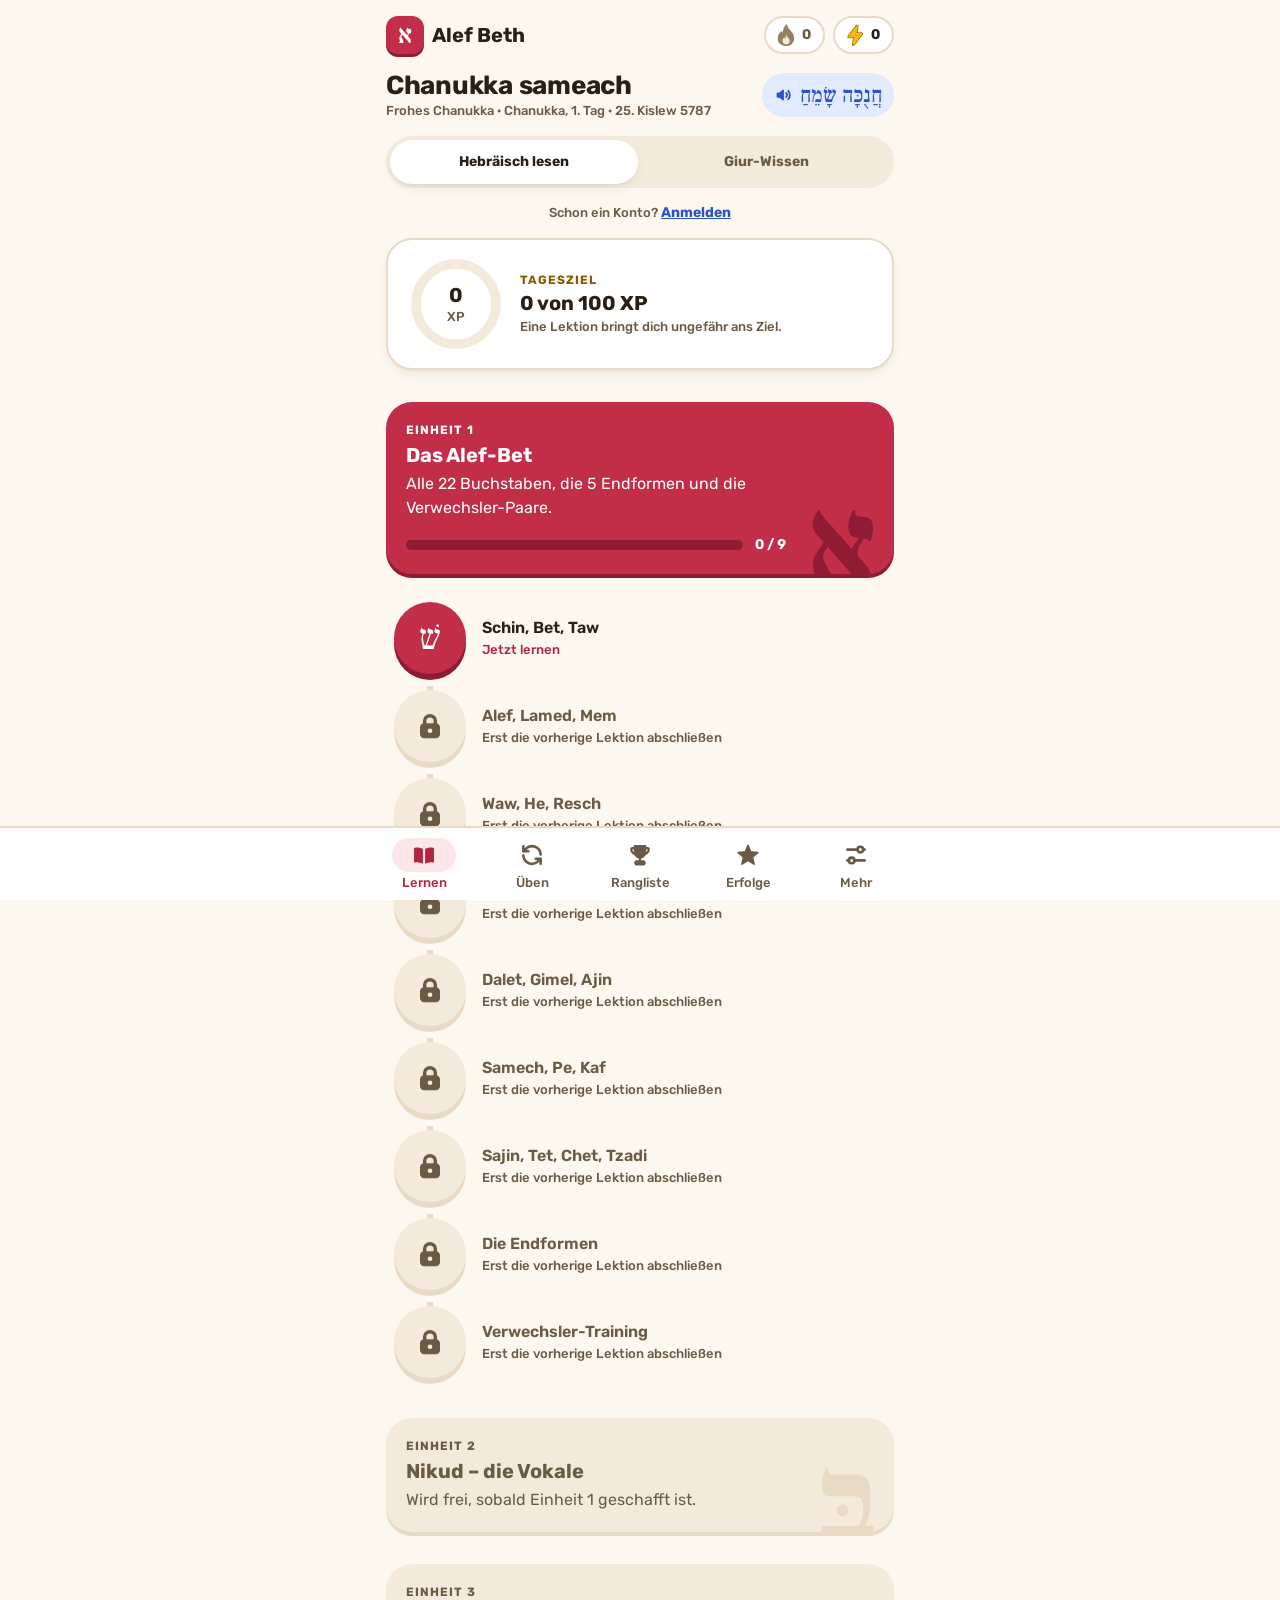
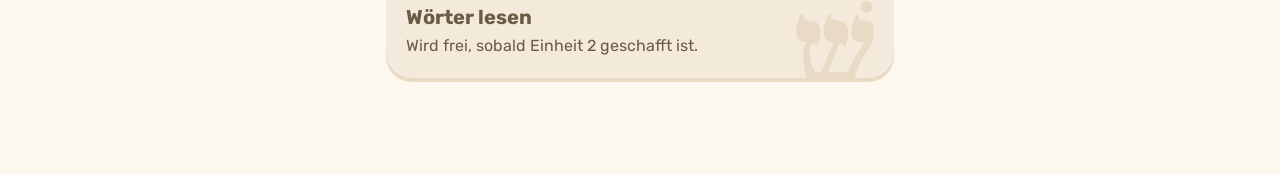
<file: index.html>
<!DOCTYPE html>
<html lang="de">
<head>
  <meta charset="utf-8">
  <meta name="viewport" content="width=device-width, initial-scale=1, viewport-fit=cover">
  <title>Alef Beth – Hebräisch lesen lernen</title>
  <meta name="description" content="Lerne das hebräische Alphabet und Hebräisch lesen – Schritt für Schritt vom Alef-Bet über Nikud bis zu echten Wörtern aus dem Siddur.">
  <meta name="theme-color" content="#fcf7ef" media="(prefers-color-scheme: light)">
  <meta name="theme-color" content="#15110d" media="(prefers-color-scheme: dark)">
  <!-- Vor dem ersten Bild: das gewählte Erscheinungsbild setzen (sonst blitzt
       kurz das falsche Papier auf) und entscheiden, ob der Startbildschirm
       läuft – nur beim ersten Öffnen pro Sitzung (also nicht nach dem
       Neuladen für ein Update) und nie bei reduzierter Bewegung. -->
  <script>
    (function () {
      var root = document.documentElement;
      try {
        var settings = (JSON.parse(localStorage.getItem('alefbeth-state-v1')) || {}).settings || {};
        if (settings.theme) root.setAttribute('data-theme', settings.theme);
        var calm = settings.reduceMotion || matchMedia('(prefers-reduced-motion: reduce)').matches;
        if (!calm && !sessionStorage.getItem('alefbeth-splash')) root.classList.add('is-splash');
        sessionStorage.setItem('alefbeth-splash', '1');
      } catch (e) {
        // Ohne Speicher kein Startbildschirm – die App startet trotzdem.
      }
    })();
  </script>
  <link rel="manifest" href="manifest.webmanifest">
  <link rel="icon" href="icons/icon-v2.svg" type="image/svg+xml">
  <link rel="apple-touch-icon" href="icons/apple-touch-icon-v2.png">
  <!-- Die Oberflächenschrift steht auf jeder Seite – früh laden, damit die
       Ersatzschrift nur kurz oder gar nicht zu sehen ist. -->
  <link rel="preload" href="fonts/rubik-latin.woff2" as="font" type="font/woff2" crossorigin>
  <link rel="stylesheet" href="css/tokens.css">
  <link rel="stylesheet" href="css/components.css">
  <link rel="stylesheet" href="css/style.css">
</head>
<body>
  <!-- Startbildschirm: Das App-Icon steht still, bis die App geladen ist, sinkt
       dann um seine Kante ein und dockt als Marke in der Kopfleiste an
       (app.js → AlefBeth.splash). Ohne html.is-splash bleibt er verborgen. -->
  <div class="ab-splash" aria-hidden="true">
    <div class="ab-splash__burst"><i class="ab-spark"></i><i class="ab-spark"></i><i class="ab-spark"></i><i class="ab-spark"></i><i class="ab-spark"></i><i class="ab-spark"></i></div>
    <div class="ab-splash__icon">
      <div class="ab-splash__face">
        <svg class="ab-splash__glyph" viewBox="0 0 512 512" focusable="false"><path fill="currentColor" transform="translate(256 361.5) scale(0.225)" d="M-292.3 -954.5L-261.5 -954.5L-260.8 -932.5L-257.8 -920.5L-253.5 -910.7L-238.7 -890.5L-213.7 -860.5L118.5 -484.6L124.3 -500.5L131.2 -514.5L153.4 -549.5L167.5 -568.3L209.2 -617.5L160.5 -625.2L133.5 -634.4L121.5 -641.4L108.3 -652.5L97.3 -667.5L88.2 -688.5L81.1 -713.5L78.5 -733.5L77.5 -752.5L79.2 -787.5L83.1 -818.5L93.3 -859.5L130.1 -954.5L160.5 -955.0L161.1 -924.5L163.1 -911.5L170.2 -896.5L174.8 -891.5L181.5 -887.1L188.5 -884.1L200.5 -881.3L293.5 -868.8L307.5 -865.9L319.5 -861.7L335.5 -852.6L345.8 -843.5L352.8 -834.5L358.7 -824.5L363.7 -812.5L370.7 -790.5L375.8 -757.5L376.8 -734.5L373.7 -688.5L367.9 -655.5L355.8 -610.5L344.8 -579.5L328.8 -579.5L320.9 -592.5L308.5 -601.1L283.5 -607.7L264.5 -610.8L263.5 -610.0L235.4 -568.5L208.5 -518.5L196.3 -487.5L192.2 -472.5L188.1 -445.5L188.4 -404.5L298.7 -278.5L319.7 -247.5L330.8 -227.5L337.6 -211.5L343.8 -191.5L348.8 -160.5L349.5 -140.5L348.8 -121.5L342.9 -86.5L330.5 -53.5L317.7 -28.5L290.5 17.5L265.5 17.5L264.6 16.5L258.9 -5.5L251.8 -22.5L239.8 -41.5L230.2 -53.5L-173.5 -511.1L-202.5 -465.5L-216.8 -437.5L-225.8 -408.5L-227.9 -392.5L-227.8 -375.5L-225.9 -363.5L-218.5 -342.5L-144.2 -195.5L-127.2 -156.5L-116.3 -123.5L-109.4 -88.5L-109.1 -54.5L-112.2 -34.5L-122.2 -0.5L-376.8 -0.5L-376.8 -52.5L-343.5 -52.8L-330.5 -55.2L-322.2 -62.5L-319.9 -67.5L-318.3 -76.5L-318.3 -92.5L-321.2 -118.5L-327.3 -152.5L-344.9 -235.5L-350.6 -279.5L-351.8 -320.5L-348.7 -343.5L-344.9 -358.5L-332.9 -388.5L-309.8 -431.5L-288.8 -465.5L-222.3 -566.5L-312.5 -668.5L-330.1 -690.5L-342.6 -714.5L-350.9 -746.5L-353.8 -769.5L-353.8 -799.5L-350.9 -823.5L-346.6 -841.5L-339.9 -861.5L-331.9 -879.5Z"/></svg>
      </div>
    </div>
    <p class="ab-splash__word"><span class="text-title">Alef Beth</span><span class="ab-splash__tagline text-caption">Hebräisch lesen lernen</span></p>
  </div>

  <!-- tabindex="-1": nach jedem Screenwechsel wird hierher fokussiert, damit
       Screenreader am Anfang des neuen Bildschirms landen. -->
  <main id="app" tabindex="-1"></main>

  <!-- Tab-Leiste: die Pille gleitet zum aktiven Tab (--active setzt app.js).
       Die <i data-icon> ersetzt js/alefbeth.js beim Start durch Inline-SVGs. -->
  <nav class="ab-nav" id="bottomnav" aria-label="Hauptnavigation">
    <ul class="ab-nav__list" style="--count: 5; --active: 0">
      <li class="ab-nav__pill" aria-hidden="true"></li>
      <li><a class="ab-nav__link text-caption" href="#/" data-route="home"><span class="ab-nav__icon"><i data-icon="book"></i></span><span class="ab-nav__label">Lernen</span></a></li>
      <li><a class="ab-nav__link text-caption" href="#/review" data-route="review"><span class="ab-nav__icon"><i data-icon="repeat"></i><span class="ab-count text-label" id="nav-badge" aria-hidden="true" hidden></span></span><span class="ab-nav__label">Üben</span><span class="ab-sr" id="nav-due"></span></a></li>
      <li><a class="ab-nav__link text-caption" href="#/rangliste" data-route="rangliste"><span class="ab-nav__icon"><i data-icon="trophy"></i></span><span class="ab-nav__label">Rangliste</span></a></li>
      <li><a class="ab-nav__link text-caption" href="#/erfolge" data-route="erfolge"><span class="ab-nav__icon"><i data-icon="star"></i></span><span class="ab-nav__label">Erfolge</span></a></li>
      <li><a class="ab-nav__link text-caption" href="#/settings" data-route="settings"><span class="ab-nav__icon"><i data-icon="sliders"></i></span><span class="ab-nav__label">Mehr</span></a></li>
    </ul>
  </nav>

  <noscript>
    <p style="max-width:540px;margin:2rem auto;padding:0 1rem">
      Für Alef Beth muss JavaScript aktiviert sein.
    </p>
  </noscript>

  <!-- Design-System-Helfer zuerst: legt window.AlefBeth an, das js/ui.js
       an die Module weiterreicht (defer und Module laufen in dieser Reihenfolge). -->
  <script defer src="js/alefbeth.js"></script>
  <script type="module" src="js/app.js"></script>
</body>
</html>
</file>
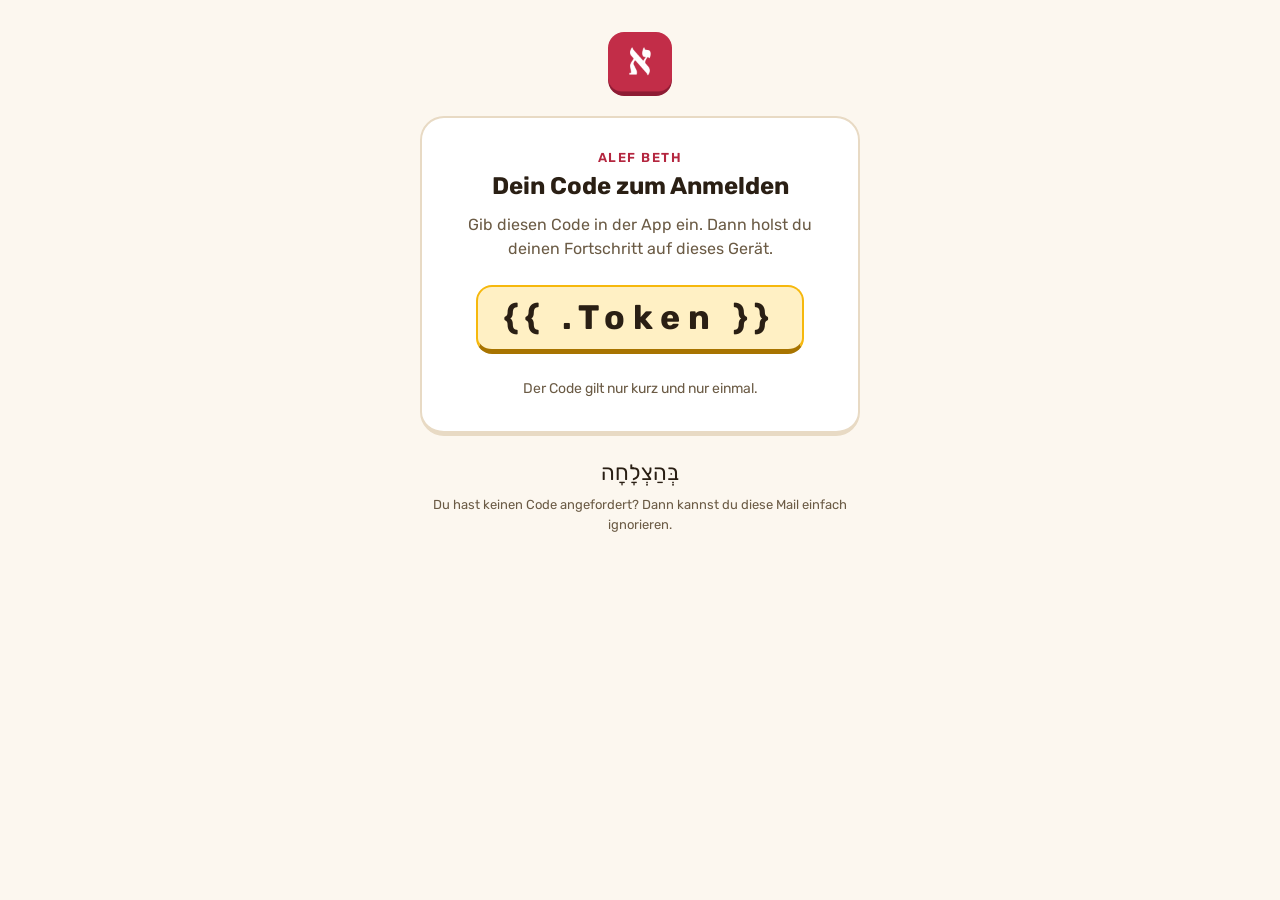
<file: supabase/mails/anmelden.html>
<!doctype html>
<html lang="de">
<head>
<meta charset="utf-8">
<meta name="viewport" content="width=device-width, initial-scale=1">
<meta name="color-scheme" content="light">
<link href="https://fonts.googleapis.com/css2?family=Rubik:wght@400;600;700&display=swap" rel="stylesheet">
</head>
<body style="margin:0;padding:0;background:#fcf7ef;">
<table role="presentation" width="100%" cellpadding="0" cellspacing="0" style="background:#fcf7ef;">
<tr><td align="center" style="padding:32px 16px;font-family:Rubik,'Segoe UI',Roboto,Helvetica,Arial,sans-serif;color:#2a1f14;">
  <table role="presentation" width="100%" cellpadding="0" cellspacing="0" style="max-width:440px;">
    <tr><td align="center" style="padding-bottom:20px;">
      <img src="https://tho19b-oss.github.io/alef-beth/icons/icon-192-v2.png" width="64" height="64" alt="Alef Beth" style="display:block;border:0;border-radius:16px;">
    </td></tr>
    <tr><td><table role="presentation" width="100%" cellpadding="0" cellspacing="0" style="border-collapse:separate;"><tr><td style="background:#ffffff;border:2px solid #e8dac4;border-bottom-width:5px;border-radius:24px;padding:32px 24px;text-align:center;">
      <p style="margin:0 0 6px;font-size:13px;font-weight:600;letter-spacing:1.5px;text-transform:uppercase;color:#b4263f;">Alef Beth</p>
      <h1 style="margin:0 0 12px;font-size:24px;line-height:1.25;font-weight:700;color:#2a1f14;">Dein Code zum Anmelden</h1>
      <p style="margin:0 0 24px;font-size:16px;line-height:1.5;color:#6b5b45;">Gib diesen Code in der App ein. Dann holst du deinen Fortschritt auf dieses Gerät.</p>
      <table role="presentation" align="center" cellpadding="0" cellspacing="0" style="margin:0 auto;">
        <tr><td style="background:#fff0c4;border:2px solid #f6b80d;border-bottom:5px solid #a87400;border-radius:16px;padding:14px 26px;font-size:34px;line-height:1;font-weight:700;letter-spacing:8px;color:#2a1f14;-webkit-user-select:all;user-select:all;font-family:'Rubik','Segoe UI',Roboto,monospace;">{{ .Token }}</td></tr>
      </table>
      <p style="margin:24px 0 0;font-size:14px;line-height:1.5;color:#6b5b45;">Der Code gilt nur kurz und nur einmal.</p>
    </td></tr></table></td></tr>
    <tr><td align="center" style="padding:20px 8px 0;font-size:13px;line-height:1.5;color:#6b5b45;">
      <p style="margin:0 0 6px;font-size:22px;color:#2a1f14;" lang="he" dir="rtl">בְּהַצְלָחָה</p>
      <p style="margin:0;">Du hast keinen Code angefordert? Dann kannst du diese Mail einfach ignorieren.</p>
    </td></tr>
  </table>
</td></tr>
</table>
</body>
</html>
</file>
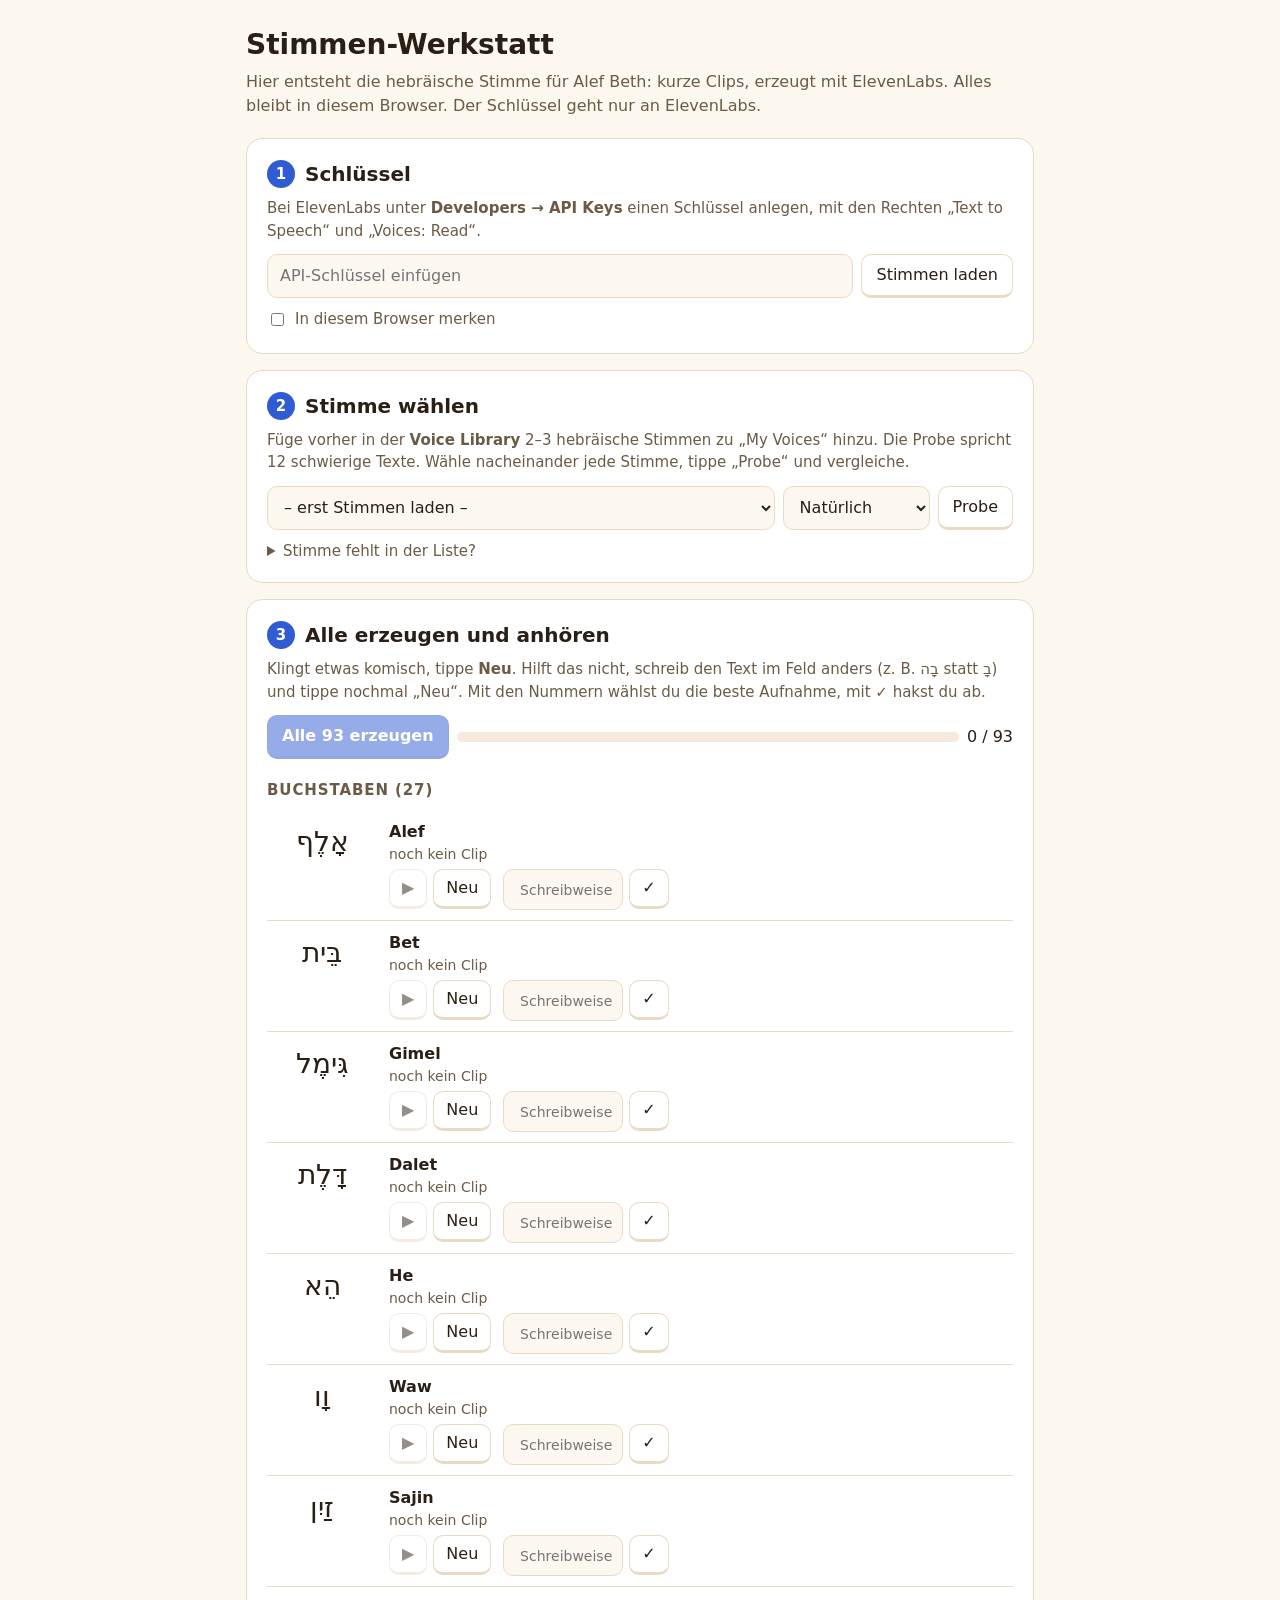
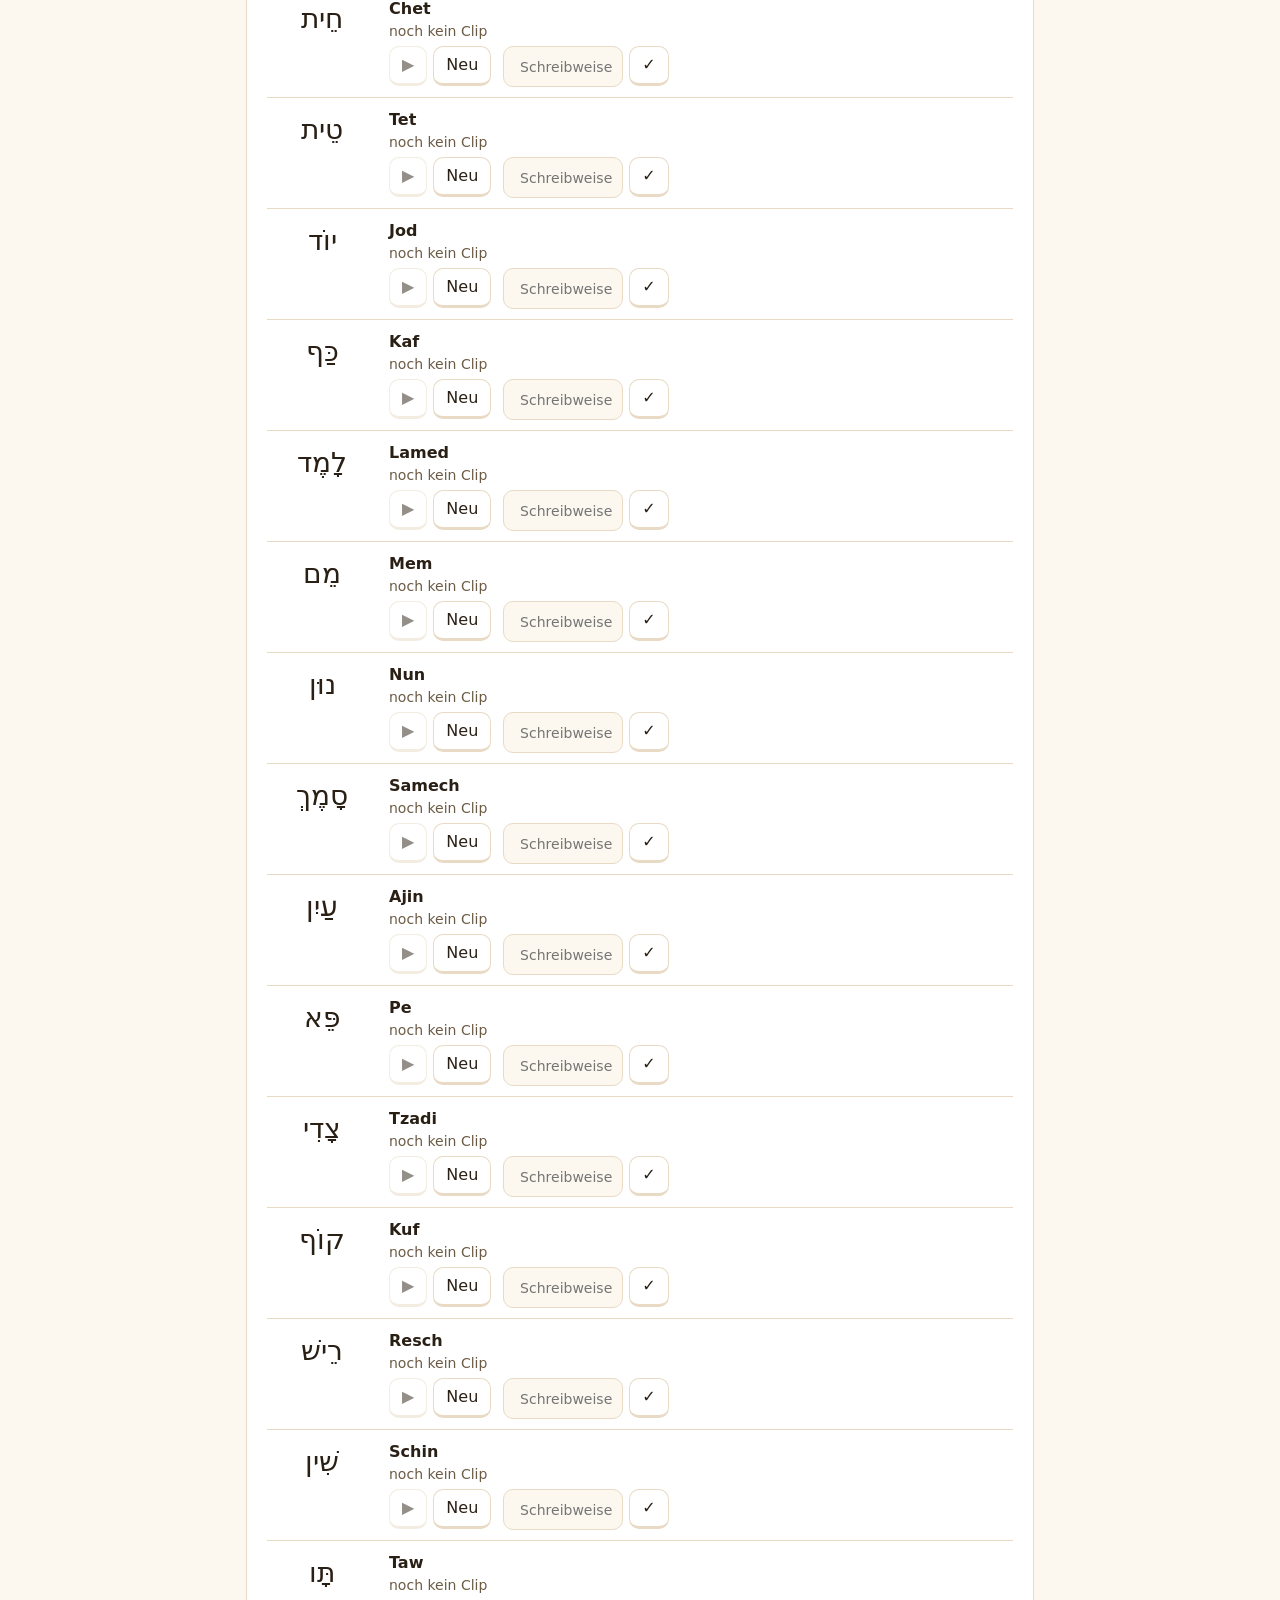
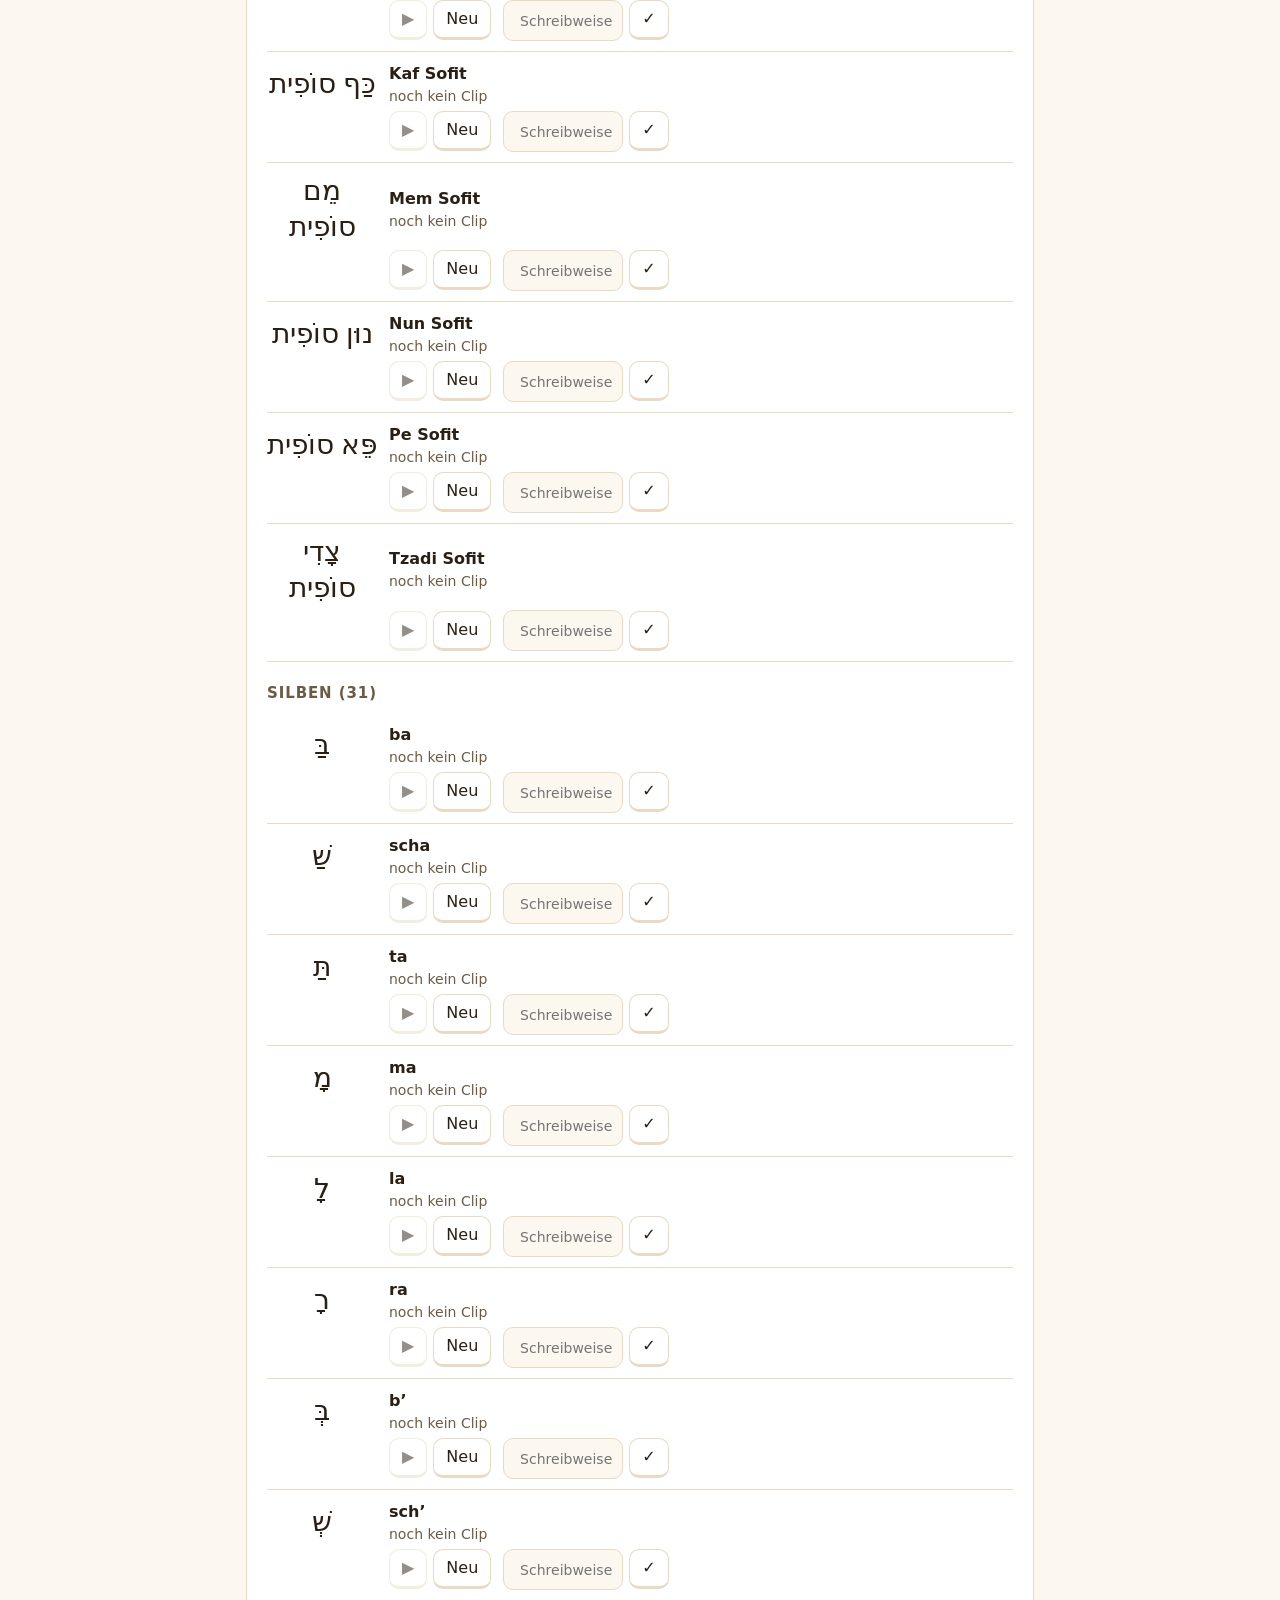
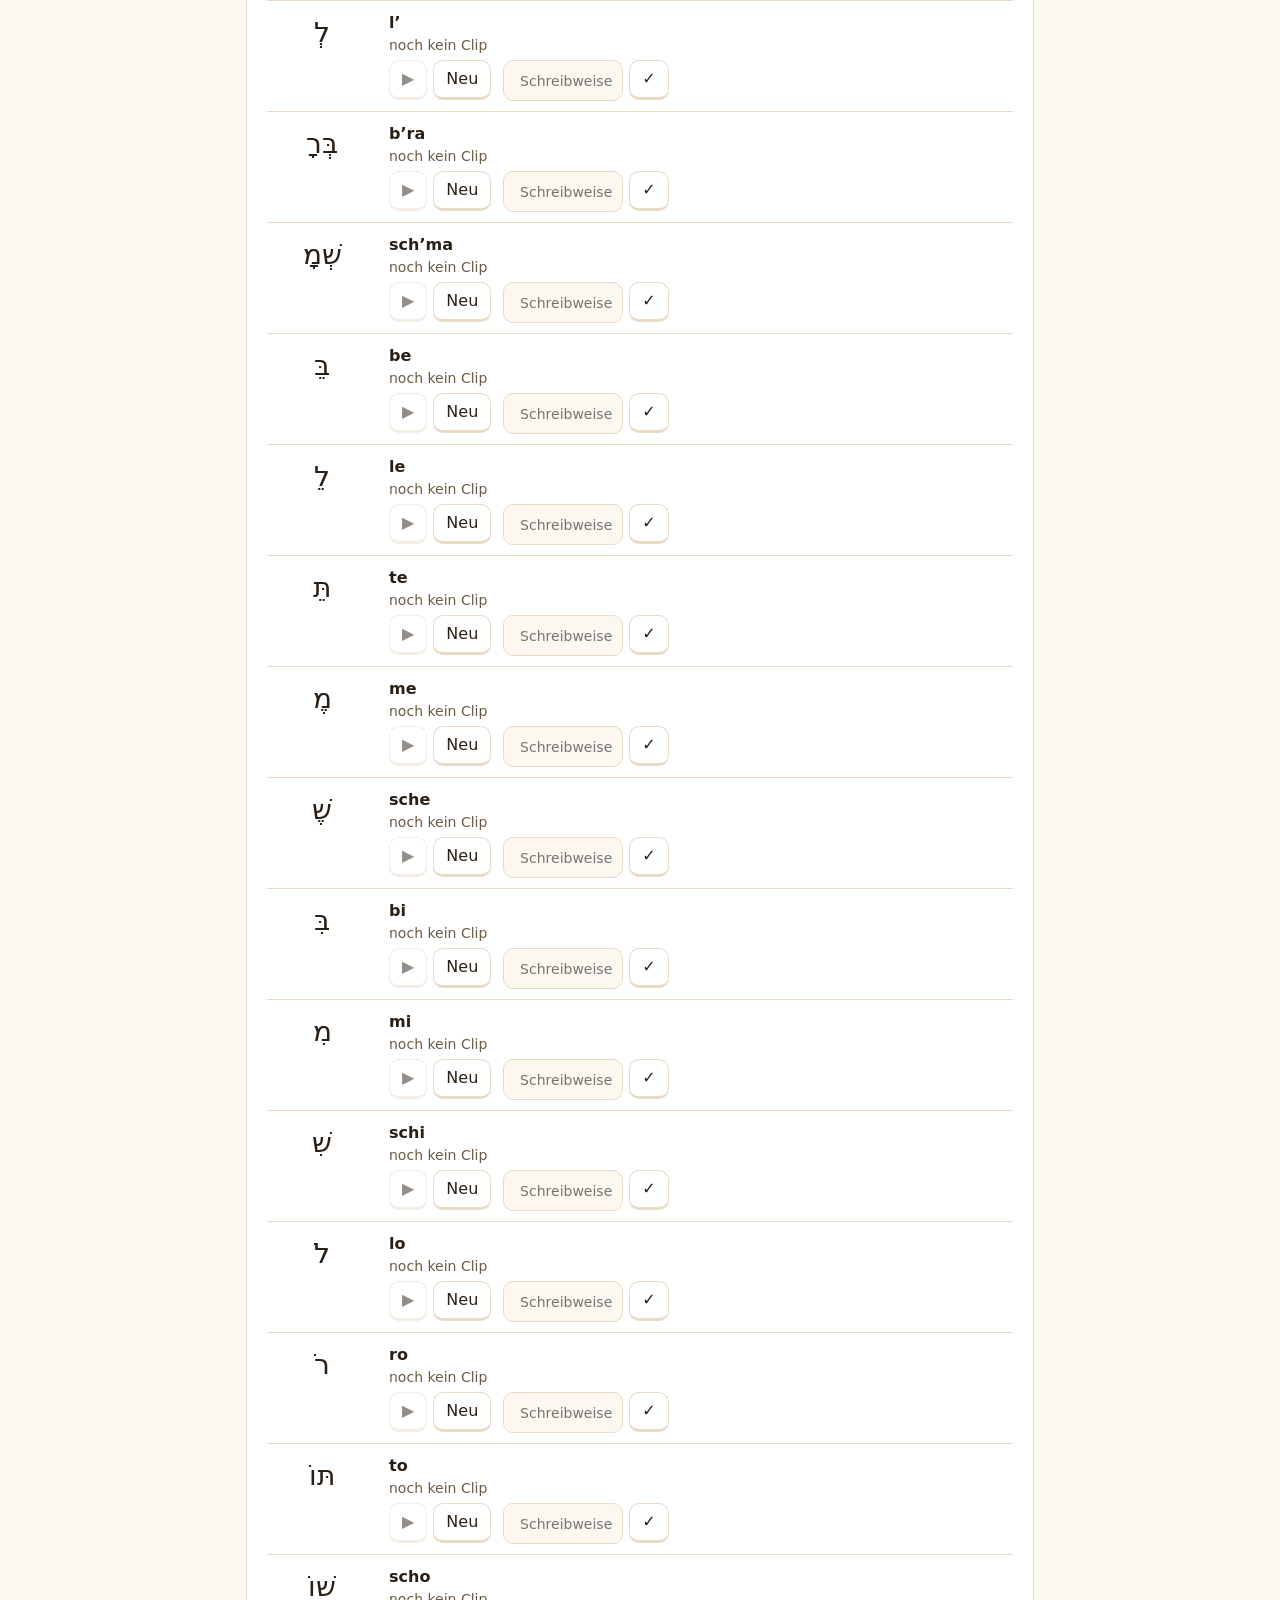
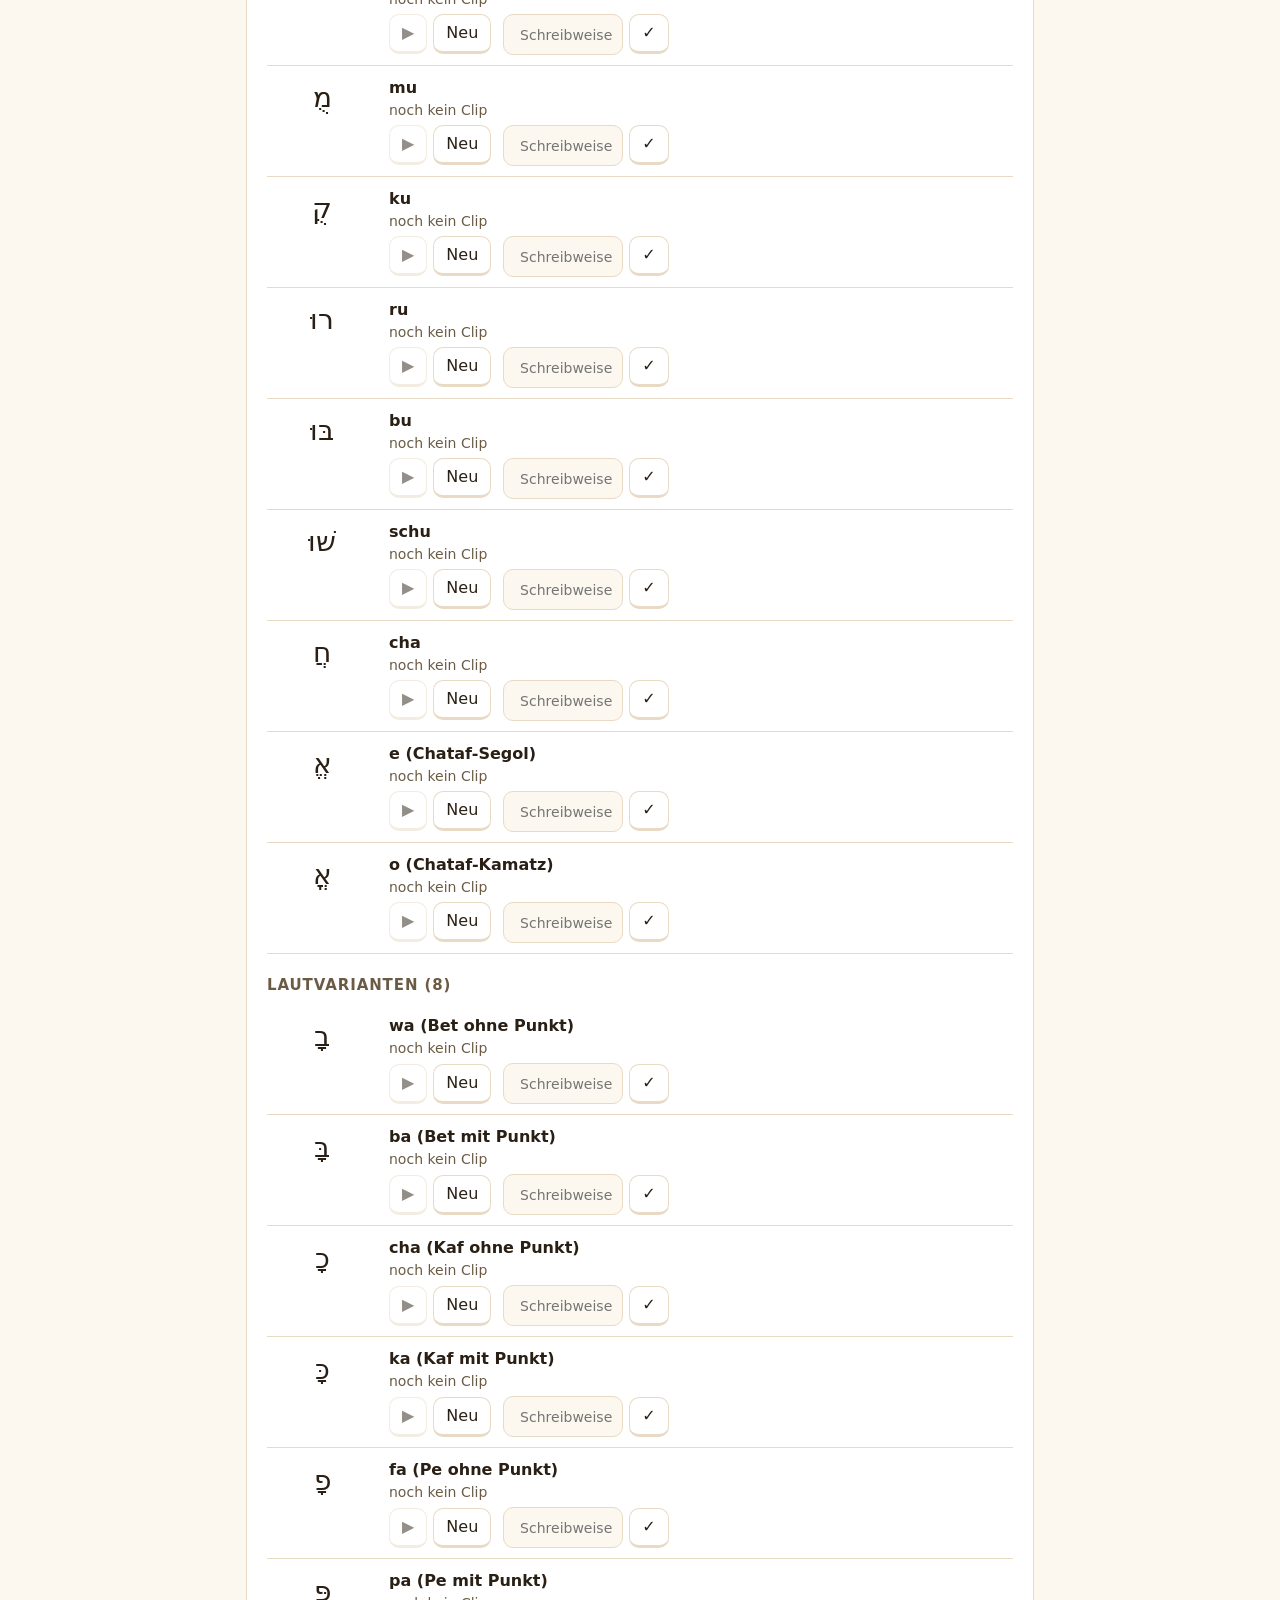
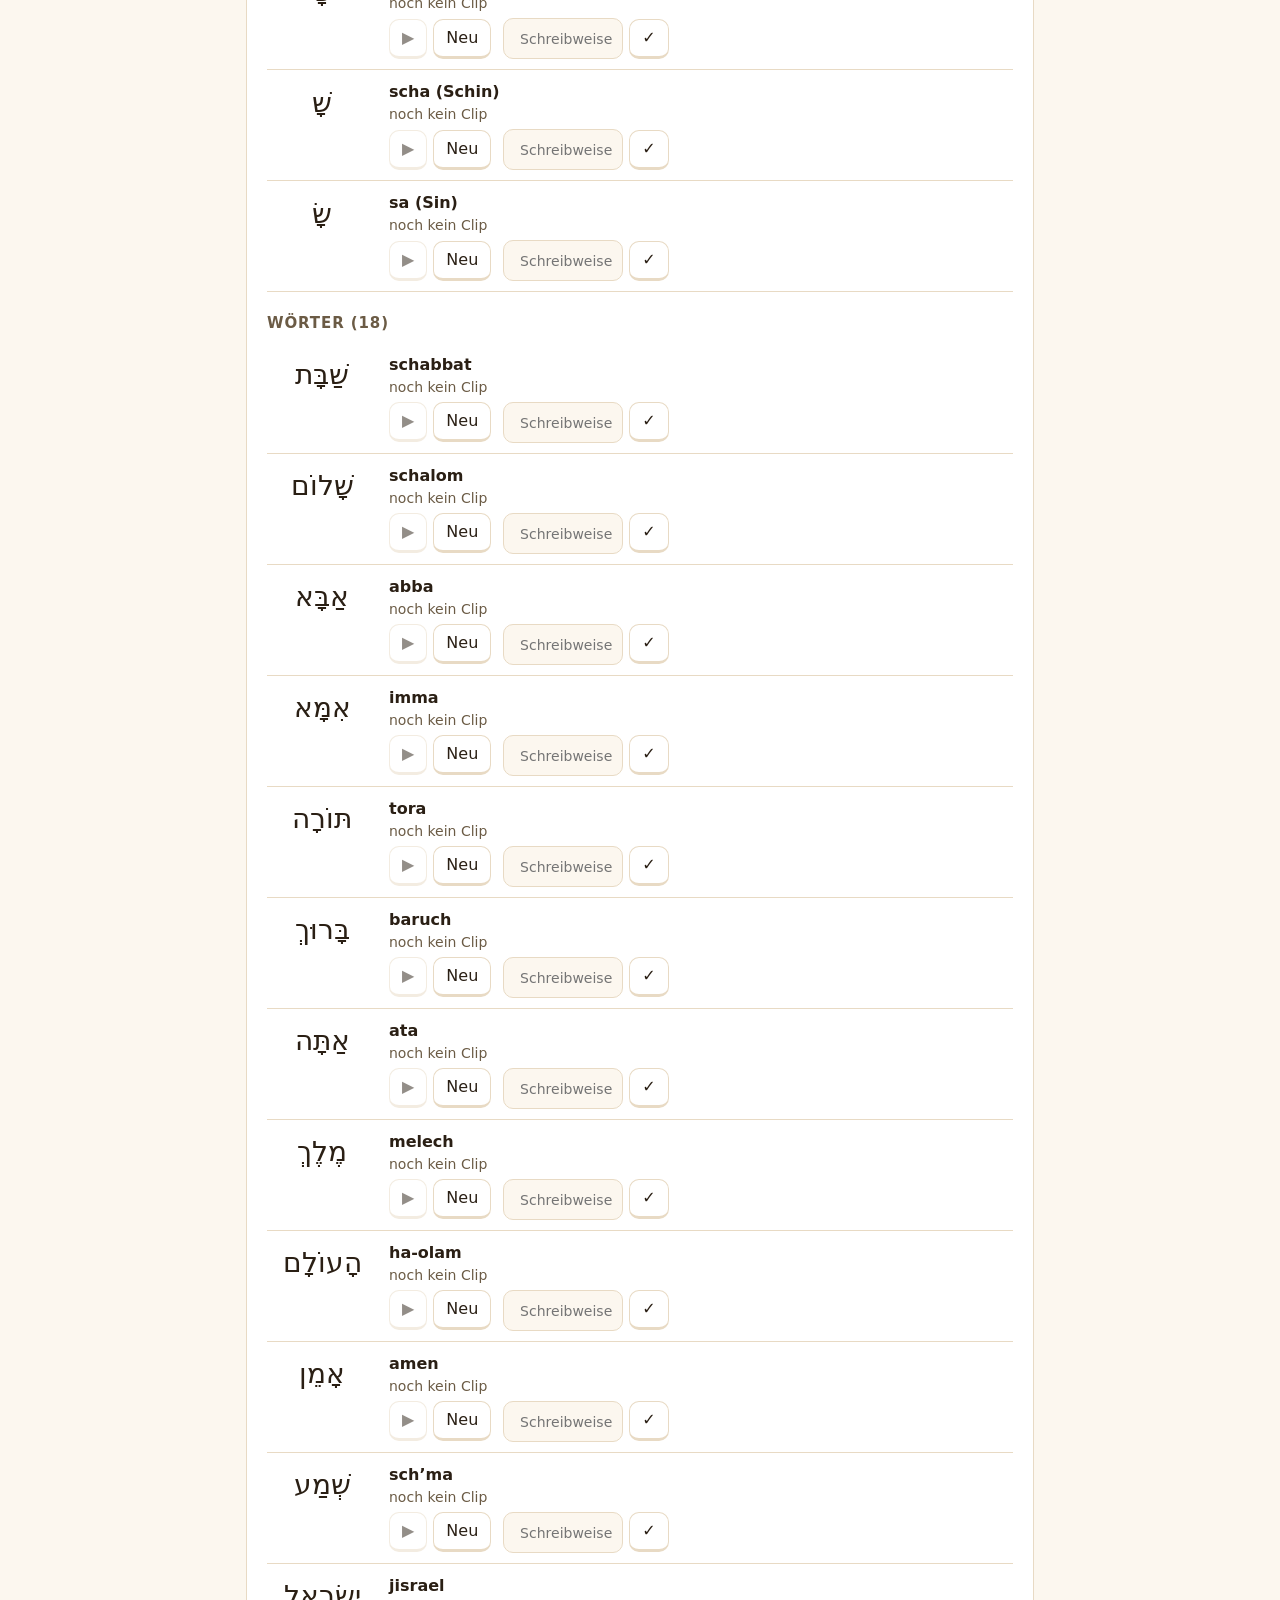
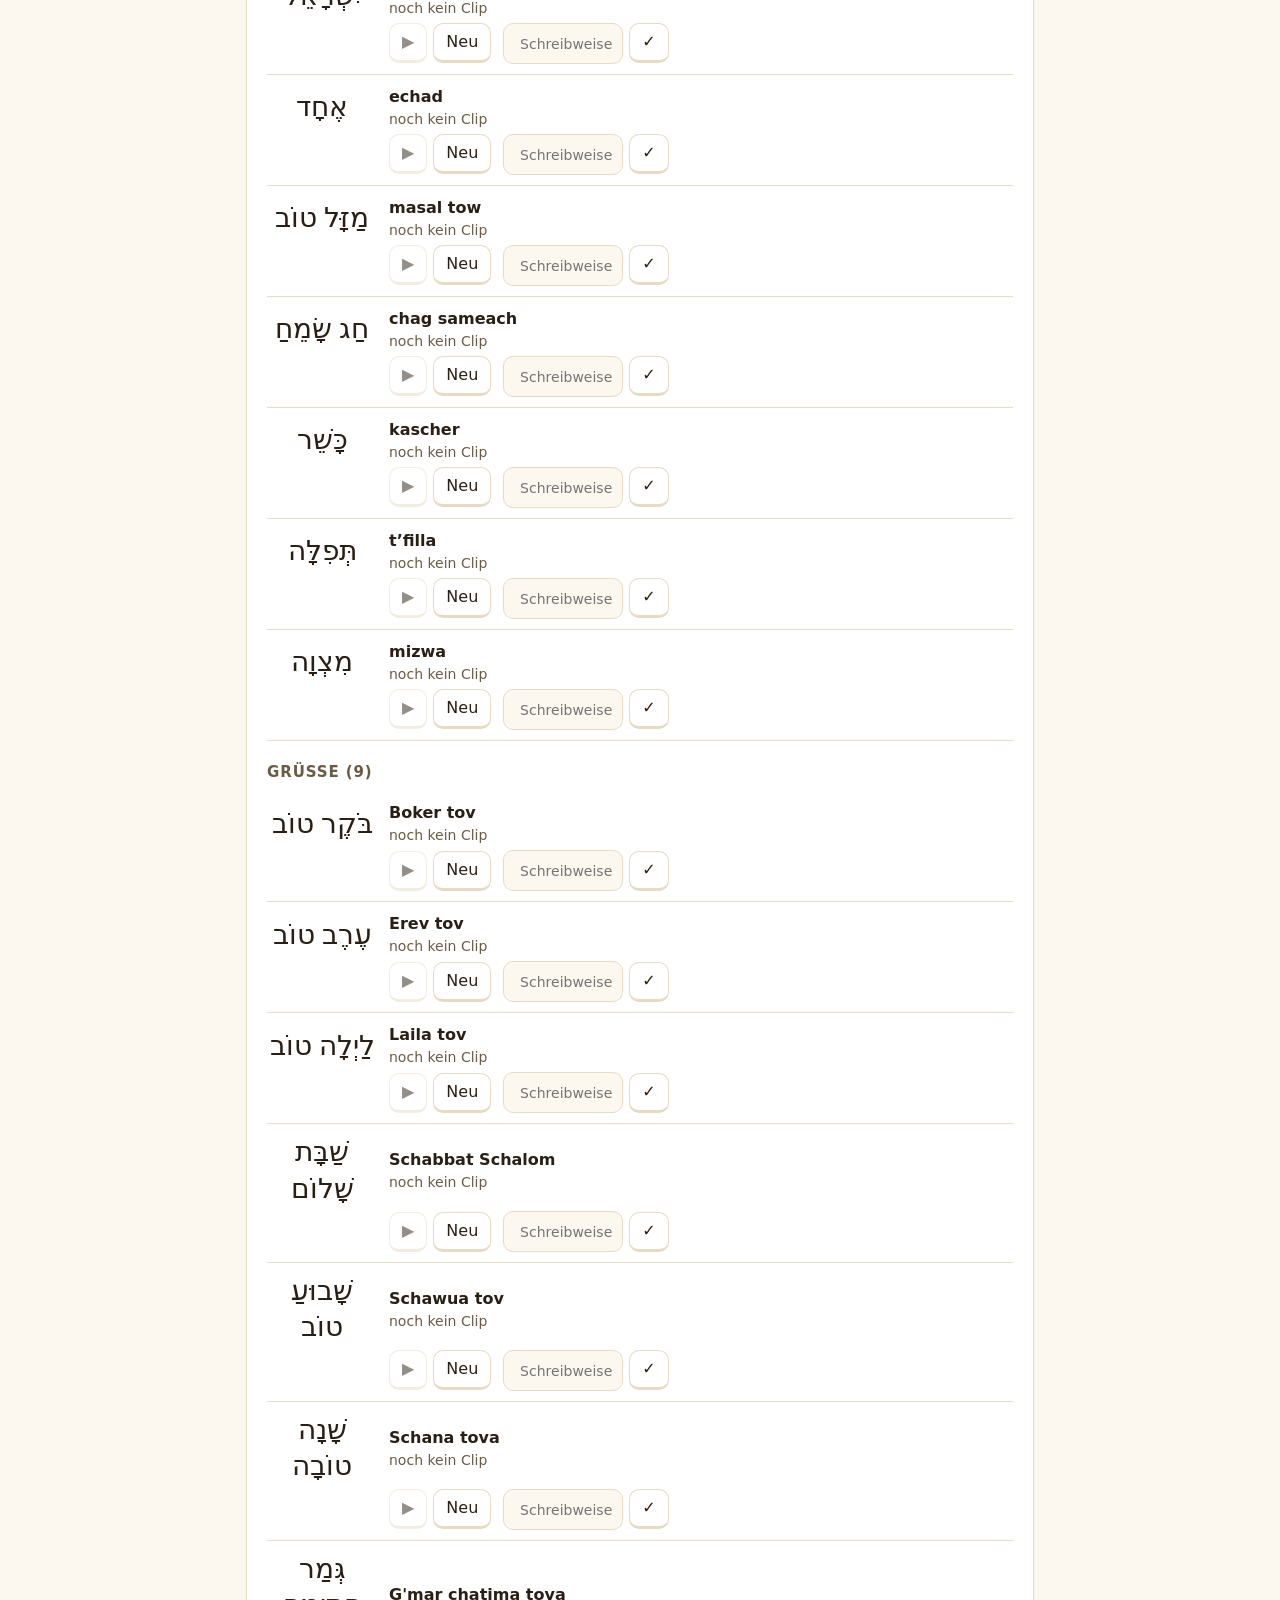
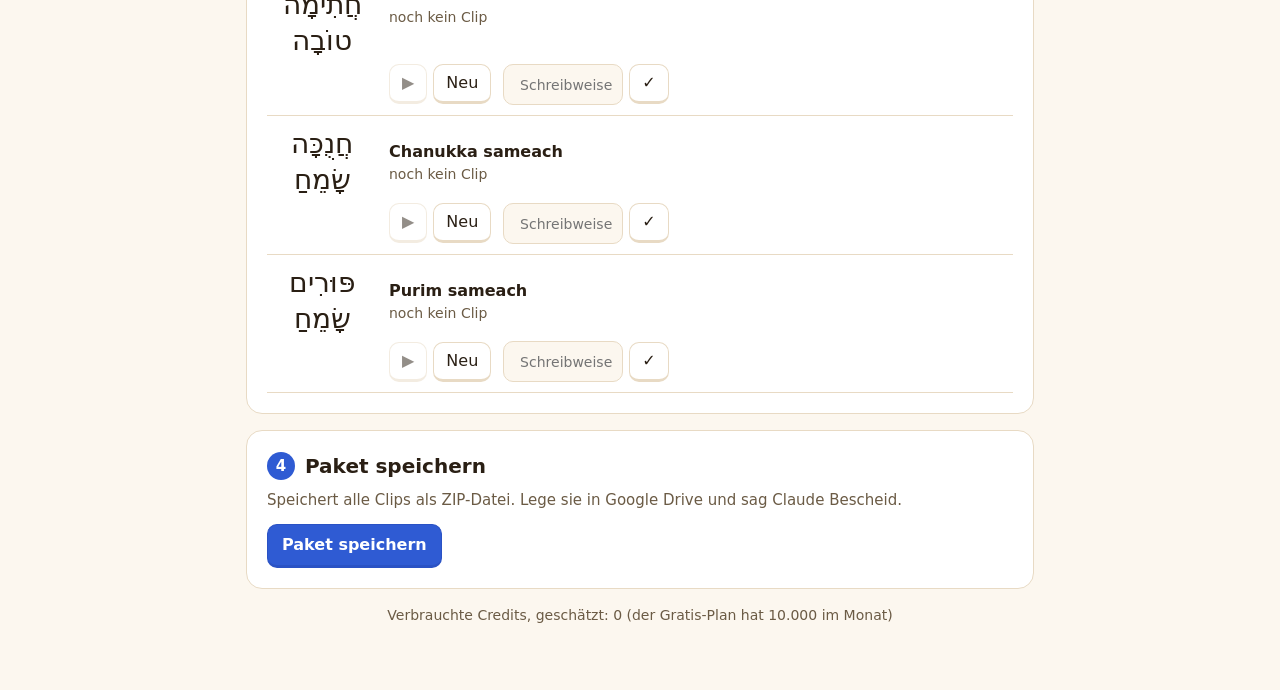
<file: tools/stimme/werkstatt.html>
<!doctype html>
<html lang="de">
<head>
<meta charset="utf-8">
<meta name="viewport" content="width=device-width, initial-scale=1">
<title>Alef Beth – Stimmen-Werkstatt</title>
<!--
  Erzeugt die hebräische Stimme der App mit ElevenLabs (Modell eleven_v3).
  Läuft ganz im Browser: per Doppelklick öffnen, kein Server nötig. Der
  Schlüssel geht nur an ElevenLabs. Die Liste der Texte unten schreibt
  tools/stimme/werkstatt-liste.mjs aus den Daten der App.
-->
<style>
  :root {
    color-scheme: light;
    --paper: #fcf7ef; --card: #ffffff; --well: #f4eadb; --line: #e8dac4;
    --ink: #2a1f14; --ink-soft: #6b5b45;
    --tekhelet: #2f5bd3; --tekhelet-soft: #e2eafd; --tekhelet-ink: #2a52c4; --on-tekhelet: #ffffff;
    --minze-soft: #daf3e8; --minze-ink: #0a7454;
    --granat-soft: #fde6ea; --granat-ink: #b4263f;
  }
  @media (prefers-color-scheme: dark) {
    :root {
      color-scheme: dark;
      --paper: #15110d; --card: #211b16; --well: #2c241d; --line: #3b3129;
      --ink: #f7efe3; --ink-soft: #bdac93;
      --tekhelet: #5b84f0; --tekhelet-soft: #1a2547; --tekhelet-ink: #93b0ff; --on-tekhelet: #0a1633;
      --minze-soft: #11302a; --minze-ink: #4fd6a6;
      --granat-soft: #3b1820; --granat-ink: #ff8d9d;
    }
  }
  * { box-sizing: border-box; }
  body {
    margin: 0; background: var(--paper); color: var(--ink);
    font: 16px/1.5 "Rubik", system-ui, -apple-system, "Segoe UI", sans-serif;
  }
  main { max-width: 820px; margin: 0 auto; padding: 24px 16px 64px; }
  h1 { font-size: 28px; margin: 0 0 4px; }
  h2 { font-size: 20px; margin: 0 0 8px; display: flex; align-items: center; gap: 10px; }
  h3 { font-size: 15px; margin: 20px 0 8px; color: var(--ink-soft); text-transform: uppercase; letter-spacing: .06em; }
  p { margin: 0 0 12px; }
  .lead { color: var(--ink-soft); margin-bottom: 20px; }
  .step {
    background: var(--card); border: 1px solid var(--line); border-radius: 16px;
    padding: 20px; margin-bottom: 16px;
  }
  .num {
    display: inline-grid; place-items: center; width: 28px; height: 28px; border-radius: 50%;
    background: var(--tekhelet); color: var(--on-tekhelet); font-size: 15px;
  }
  .hint { color: var(--ink-soft); font-size: 15px; }
  .row { display: flex; flex-wrap: wrap; gap: 8px; align-items: center; }
  input, select, button { font: inherit; color: inherit; }
  input[type="password"], input[type="text"], select {
    background: var(--paper); border: 1px solid var(--line); border-radius: 10px;
    padding: 9px 12px; min-height: 44px;
  }
  #key { flex: 1 1 260px; }
  #stimme { flex: 1 1 220px; }
  button {
    background: var(--card); border: 1px solid var(--line); border-bottom-width: 3px;
    border-radius: 10px; padding: 8px 14px; min-height: 44px; cursor: pointer;
  }
  button:hover { border-color: var(--tekhelet); }
  button:disabled { opacity: .5; cursor: default; }
  button.primary { background: var(--tekhelet); border-color: var(--tekhelet-ink); color: var(--on-tekhelet); font-weight: 600; }
  :focus-visible { outline: 3px solid var(--tekhelet-ink); outline-offset: 2px; }
  .check { display: inline-flex; gap: 8px; align-items: center; margin-top: 10px; color: var(--ink-soft); font-size: 15px; }
  .msg { margin: 10px 0 0; font-size: 15px; }
  .msg:empty { display: none; }
  .msg.error { color: var(--granat-ink); background: var(--granat-soft); padding: 10px 12px; border-radius: 10px; }
  .msg.ok { color: var(--minze-ink); }
  details { margin-top: 10px; font-size: 15px; color: var(--ink-soft); }
  details .row { margin-top: 8px; }
  .bar { flex: 1 1 160px; height: 10px; background: var(--well); border-radius: 5px; overflow: hidden; }
  .bar > div { height: 100%; width: 0; background: var(--tekhelet); transition: width .2s; }
  .he { font-family: "Frank Ruhl Libre", "Noto Serif Hebrew", "Arial Hebrew", David, serif; font-size: 28px; line-height: 1.3; }
  table { width: 100%; border-collapse: collapse; margin-top: 12px; }
  th, td { padding: 6px 8px; border-bottom: 1px solid var(--line); text-align: start; vertical-align: middle; }
  th { font-size: 14px; color: var(--ink-soft); font-weight: 500; }
  th button { min-height: 36px; padding: 4px 10px; font-size: 14px; display: block; margin-top: 4px; }
  td button { min-height: 40px; min-width: 44px; padding: 4px 10px; }
  .entry {
    display: grid; grid-template-columns: 110px 1fr; gap: 4px 12px; align-items: center;
    padding: 10px 0; border-bottom: 1px solid var(--line);
  }
  .entry .he { text-align: center; }
  .entry .label { font-weight: 600; }
  .entry .state { font-size: 14px; color: var(--ink-soft); }
  .entry .state.error { color: var(--granat-ink); }
  .entry .ctrl { grid-column: 2; display: flex; flex-wrap: wrap; gap: 6px; align-items: center; }
  .entry .alias { width: 120px; min-height: 40px; padding: 6px 10px; font-family: "Frank Ruhl Libre", "Noto Serif Hebrew", "Arial Hebrew", David, serif; font-size: 18px; }
  .entry .alias::placeholder { font: 14px "Rubik", system-ui, -apple-system, "Segoe UI", sans-serif; }
  .entry .ctrl button { min-height: 40px; padding: 4px 12px; }
  .takes { display: inline-flex; gap: 4px; }
  .takes button { min-width: 40px; padding: 4px 8px; }
  .takes button[aria-pressed="true"] { background: var(--tekhelet-soft); border-color: var(--tekhelet); color: var(--tekhelet-ink); font-weight: 600; }
  .ok-btn[aria-pressed="true"] { background: var(--minze-soft); border-color: var(--minze-ink); color: var(--minze-ink); }
  .entry.is-ok .label::after { content: " ✓"; color: var(--minze-ink); }
  .is-playing { border-color: var(--tekhelet); background: var(--tekhelet-soft); }
  footer { color: var(--ink-soft); font-size: 14px; text-align: center; }
  @media (max-width: 520px) {
    .entry { grid-template-columns: 80px 1fr; }
    .entry .ctrl { grid-column: 1 / -1; }
  }
</style>
</head>
<body>
<main>
  <h1>Stimmen-Werkstatt</h1>
  <p class="lead">Hier entsteht die hebräische Stimme für Alef Beth: kurze Clips, erzeugt mit ElevenLabs.
    Alles bleibt in diesem Browser. Der Schlüssel geht nur an ElevenLabs.</p>

  <section class="step">
    <h2><span class="num">1</span>Schlüssel</h2>
    <p class="hint">Bei ElevenLabs unter <b>Developers → API Keys</b> einen Schlüssel anlegen, mit den Rechten
      „Text to Speech“ und „Voices: Read“.</p>
    <div class="row">
      <input id="key" type="password" autocomplete="off" spellcheck="false" placeholder="API-Schlüssel einfügen" aria-label="API-Schlüssel">
      <button id="laden" type="button">Stimmen laden</button>
    </div>
    <label class="check"><input type="checkbox" id="merken"> In diesem Browser merken</label>
    <p class="msg" id="msg-1" role="status"></p>
  </section>

  <section class="step">
    <h2><span class="num">2</span>Stimme wählen</h2>
    <p class="hint">Füge vorher in der <b>Voice Library</b> 2–3 hebräische Stimmen zu „My Voices“ hinzu. Die Probe
      spricht 12 schwierige Texte. Wähle nacheinander jede Stimme, tippe „Probe“ und vergleiche.</p>
    <div class="row">
      <select id="stimme" aria-label="Stimme"><option value="">– erst Stimmen laden –</option></select>
      <select id="stabil" aria-label="Sprechweise">
        <option value="0.5">Natürlich</option>
        <option value="1">Gleichmäßig</option>
        <option value="0">Lebhaft</option>
      </select>
      <button id="probe" type="button">Probe</button>
    </div>
    <details>
      <summary>Stimme fehlt in der Liste?</summary>
      <p>Kopiere bei ElevenLabs die Voice-ID der Stimme und füge sie hier ein.</p>
      <div class="row">
        <input id="voice-id" type="text" spellcheck="false" placeholder="Voice-ID" aria-label="Voice-ID">
        <input id="voice-name" type="text" placeholder="Name der Stimme" aria-label="Name der Stimme">
        <button id="voice-add" type="button">Übernehmen</button>
      </div>
    </details>
    <p class="msg" id="msg-2" role="status"></p>
    <table id="probe-tabelle" hidden></table>
  </section>

  <section class="step">
    <h2><span class="num">3</span>Alle erzeugen und anhören</h2>
    <p class="hint">Klingt etwas komisch, tippe <b>Neu</b>. Hilft das nicht, schreib den Text im Feld anders
      (z. B. בָה statt בָ) und tippe nochmal „Neu“. Mit den Nummern wählst du die beste Aufnahme, mit ✓ hakst du ab.</p>
    <div class="row">
      <button id="alle" class="primary" type="button">Alle erzeugen</button>
      <button id="halt" type="button" hidden>Anhalten</button>
      <div class="bar" aria-hidden="true"><div id="bar"></div></div>
      <span id="zaehler" role="status">0 / 0</span>
    </div>
    <p class="msg" id="msg-3" role="status"></p>
    <div id="liste"></div>
  </section>

  <section class="step">
    <h2><span class="num">4</span>Paket speichern</h2>
    <p class="hint">Speichert alle Clips als ZIP-Datei. Lege sie in Google Drive und sag Claude Bescheid.</p>
    <button id="paket" class="primary" type="button">Paket speichern</button>
    <p class="msg" id="msg-4" role="status"></p>
  </section>

  <footer>Verbrauchte Credits, geschätzt: <span id="credits">0</span> (der Gratis-Plan hat 10.000 im Monat)</footer>
</main>

<script type="application/json" id="eintraege">{"eintraege":[{"key":"alef","text":"אָלֶף","label":"Alef","gruppe":"Buchstabe"},{"key":"bet","text":"בֵּית","label":"Bet","gruppe":"Buchstabe"},{"key":"gimel","text":"גִּימֶל","label":"Gimel","gruppe":"Buchstabe"},{"key":"dalet","text":"דָּלֶת","label":"Dalet","gruppe":"Buchstabe"},{"key":"he","text":"הֵא","label":"He","gruppe":"Buchstabe"},{"key":"vav","text":"וָו","label":"Waw","gruppe":"Buchstabe"},{"key":"zayin","text":"זַיִן","label":"Sajin","gruppe":"Buchstabe"},{"key":"chet","text":"חֵית","label":"Chet","gruppe":"Buchstabe"},{"key":"tet","text":"טֵית","label":"Tet","gruppe":"Buchstabe"},{"key":"yod","text":"יוֹד","label":"Jod","gruppe":"Buchstabe"},{"key":"kaf","text":"כַּף","label":"Kaf","gruppe":"Buchstabe"},{"key":"lamed","text":"לָמֶד","label":"Lamed","gruppe":"Buchstabe"},{"key":"mem","text":"מֵם","label":"Mem","gruppe":"Buchstabe"},{"key":"nun","text":"נוּן","label":"Nun","gruppe":"Buchstabe"},{"key":"samech","text":"סָמֶךְ","label":"Samech","gruppe":"Buchstabe"},{"key":"ayin","text":"עַיִן","label":"Ajin","gruppe":"Buchstabe"},{"key":"pe","text":"פֵּא","label":"Pe","gruppe":"Buchstabe"},{"key":"tsadi","text":"צָדִי","label":"Tzadi","gruppe":"Buchstabe"},{"key":"kuf","text":"קוֹף","label":"Kuf","gruppe":"Buchstabe"},{"key":"resh","text":"רֵישׁ","label":"Resch","gruppe":"Buchstabe"},{"key":"shin","text":"שִׁין","label":"Schin","gruppe":"Buchstabe"},{"key":"tav","text":"תָּו","label":"Taw","gruppe":"Buchstabe"},{"key":"kaf-sofit","text":"כַּף סוֹפִית","label":"Kaf Sofit","gruppe":"Buchstabe"},{"key":"mem-sofit","text":"מֵם סוֹפִית","label":"Mem Sofit","gruppe":"Buchstabe"},{"key":"nun-sofit","text":"נוּן סוֹפִית","label":"Nun Sofit","gruppe":"Buchstabe"},{"key":"pe-sofit","text":"פֵּא סוֹפִית","label":"Pe Sofit","gruppe":"Buchstabe"},{"key":"tsadi-sofit","text":"צָדִי סוֹפִית","label":"Tzadi Sofit","gruppe":"Buchstabe"},{"key":"syl-ba","text":"בַּ","label":"ba","gruppe":"Silbe"},{"key":"syl-scha","text":"שַׁ","label":"scha","gruppe":"Silbe"},{"key":"syl-ta","text":"תַּ","label":"ta","gruppe":"Silbe"},{"key":"syl-ma","text":"מָ","label":"ma","gruppe":"Silbe"},{"key":"syl-la","text":"לָ","label":"la","gruppe":"Silbe"},{"key":"syl-ra","text":"רָ","label":"ra","gruppe":"Silbe"},{"key":"syl-bschwa","text":"בְּ","label":"b’","gruppe":"Silbe"},{"key":"syl-schschwa","text":"שְׁ","label":"sch’","gruppe":"Silbe"},{"key":"syl-lschwa","text":"לְ","label":"l’","gruppe":"Silbe"},{"key":"syl-bra","text":"בְּרָ","label":"b’ra","gruppe":"Silbe"},{"key":"syl-schma","text":"שְׁמָ","label":"sch’ma","gruppe":"Silbe"},{"key":"syl-be","text":"בֵּ","label":"be","gruppe":"Silbe"},{"key":"syl-le","text":"לֵ","label":"le","gruppe":"Silbe"},{"key":"syl-te","text":"תֵּ","label":"te","gruppe":"Silbe"},{"key":"syl-me","text":"מֶ","label":"me","gruppe":"Silbe"},{"key":"syl-sche","text":"שֶׁ","label":"sche","gruppe":"Silbe"},{"key":"syl-bi","text":"בִּ","label":"bi","gruppe":"Silbe"},{"key":"syl-mi","text":"מִ","label":"mi","gruppe":"Silbe"},{"key":"syl-schi","text":"שִׁ","label":"schi","gruppe":"Silbe"},{"key":"syl-lo","text":"לֹ","label":"lo","gruppe":"Silbe"},{"key":"syl-ro","text":"רֹ","label":"ro","gruppe":"Silbe"},{"key":"syl-to","text":"תּוֹ","label":"to","gruppe":"Silbe"},{"key":"syl-scho","text":"שׁוֹ","label":"scho","gruppe":"Silbe"},{"key":"syl-mu","text":"מֻ","label":"mu","gruppe":"Silbe"},{"key":"syl-ku","text":"קֻ","label":"ku","gruppe":"Silbe"},{"key":"syl-ru","text":"רוּ","label":"ru","gruppe":"Silbe"},{"key":"syl-bu","text":"בּוּ","label":"bu","gruppe":"Silbe"},{"key":"syl-schu","text":"שׁוּ","label":"schu","gruppe":"Silbe"},{"key":"syl-cha","text":"חֲ","label":"cha","gruppe":"Silbe"},{"key":"chataf-segol","text":"אֱ","label":"e (Chataf-Segol)","gruppe":"Silbe"},{"key":"chataf-kamatz","text":"אֳ","label":"o (Chataf-Kamatz)","gruppe":"Silbe"},{"key":"var-bet","text":"בָ","label":"wa (Bet ohne Punkt)","gruppe":"Variante"},{"key":"var-bet-dagesch","text":"בָּ","label":"ba (Bet mit Punkt)","gruppe":"Variante"},{"key":"var-kaf","text":"כָ","label":"cha (Kaf ohne Punkt)","gruppe":"Variante"},{"key":"var-kaf-dagesch","text":"כָּ","label":"ka (Kaf mit Punkt)","gruppe":"Variante"},{"key":"var-pe","text":"פָ","label":"fa (Pe ohne Punkt)","gruppe":"Variante"},{"key":"var-pe-dagesch","text":"פָּ","label":"pa (Pe mit Punkt)","gruppe":"Variante"},{"key":"var-shin","text":"שָׁ","label":"scha (Schin)","gruppe":"Variante"},{"key":"var-shin-sin","text":"שָׂ","label":"sa (Sin)","gruppe":"Variante"},{"key":"w-shabbat","text":"שַׁבָּת","label":"schabbat","gruppe":"Wort"},{"key":"w-shalom","text":"שָׁלוֹם","label":"schalom","gruppe":"Wort"},{"key":"w-abba","text":"אַבָּא","label":"abba","gruppe":"Wort"},{"key":"w-imma","text":"אִמָּא","label":"imma","gruppe":"Wort"},{"key":"w-torah","text":"תּוֹרָה","label":"tora","gruppe":"Wort"},{"key":"w-baruch","text":"בָּרוּךְ","label":"baruch","gruppe":"Wort"},{"key":"w-ata","text":"אַתָּה","label":"ata","gruppe":"Wort"},{"key":"w-melech","text":"מֶלֶךְ","label":"melech","gruppe":"Wort"},{"key":"w-haolam","text":"הָעוֹלָם","label":"ha-olam","gruppe":"Wort"},{"key":"w-amen","text":"אָמֵן","label":"amen","gruppe":"Wort"},{"key":"w-shema","text":"שְׁמַע","label":"sch’ma","gruppe":"Wort"},{"key":"w-yisrael","text":"יִשְׂרָאֵל","label":"jisrael","gruppe":"Wort"},{"key":"w-echad","text":"אֶחָד","label":"echad","gruppe":"Wort"},{"key":"w-mazaltov","text":"מַזָּל טוֹב","label":"masal tow","gruppe":"Wort"},{"key":"w-chagsameach","text":"חַג שָׂמֵחַ","label":"chag sameach","gruppe":"Wort"},{"key":"w-kasher","text":"כָּשֵׁר","label":"kascher","gruppe":"Wort"},{"key":"w-tefilla","text":"תְּפִלָּה","label":"t’filla","gruppe":"Wort"},{"key":"w-mitzvah","text":"מִצְוָה","label":"mizwa","gruppe":"Wort"},{"key":"gruss-bokertov","text":"בֹּקֶר טוֹב","label":"Boker tov","gruppe":"Gruß"},{"key":"gruss-erevtov","text":"עֶרֶב טוֹב","label":"Erev tov","gruppe":"Gruß"},{"key":"gruss-lailatov","text":"לַיְלָה טוֹב","label":"Laila tov","gruppe":"Gruß"},{"key":"gruss-shabbatshalom","text":"שַׁבָּת שָׁלוֹם","label":"Schabbat Schalom","gruppe":"Gruß"},{"key":"gruss-shavuatov","text":"שָׁבוּעַ טוֹב","label":"Schawua tov","gruppe":"Gruß"},{"key":"gruss-shanatova","text":"שָׁנָה טוֹבָה","label":"Schana tova","gruppe":"Gruß"},{"key":"gruss-gmarchatima","text":"גְּמַר חֲתִימָה טוֹבָה","label":"G'mar chatima tova","gruppe":"Gruß"},{"key":"gruss-chanukkasameach","text":"חֲנֻכָּה שָׂמֵחַ","label":"Chanukka sameach","gruppe":"Gruß"},{"key":"gruss-purimsameach","text":"פּוּרִים שָׂמֵחַ","label":"Purim sameach","gruppe":"Gruß"}],"probe":["var-bet","var-bet-dagesch","var-kaf","var-kaf-dagesch","var-shin","var-shin-sin","syl-schschwa","chataf-segol","syl-cha","chet","w-shalom","w-baruch"]}</script>
<script>
'use strict';

const API = 'https://api.elevenlabs.io';
const MODEL = 'eleven_v3';
const HERKUNFT = 'erzeugt mit ElevenLabs (elevenlabs.io)';
const PARALLEL = 2; // der Gratis-Plan erlaubt zwei Anfragen gleichzeitig
const { eintraege: ENTRIES, probe: PROBE } = JSON.parse(document.getElementById('eintraege').textContent);
const GROUPS = { Buchstabe: 'Buchstaben', Silbe: 'Silben', Variante: 'Lautvarianten', Wort: 'Wörter', 'Gruß': 'Grüße' };

const $ = (sel) => document.querySelector(sel);
const esc = (s) => String(s).replace(/[&<>"]/g, (c) => ({ '&': '&amp;', '<': '&lt;', '>': '&gt;', '"': '&quot;' })[c]);

// ---------- Zustand ----------
// Kleines in localStorage, die Aufnahmen selbst in IndexedDB – ein Neuladen
// der Seite kostet so keine Credits.

const STORE = 'alefbeth-werkstatt';
const state = Object.assign({
  key: '', voices: [], voice: null, stability: '0.5', lang: 'he',
  aliases: {}, chosen: {}, ok: {}, credits: 0,
}, readState());
let takes = []; // { id, key, voiceId, voiceName, said, created, blob }

function readState() {
  try { return JSON.parse(localStorage.getItem(STORE)) || {}; } catch { return {}; }
}
function saveState() {
  const { key, ...rest } = state;
  try {
    localStorage.setItem(STORE, JSON.stringify($('#merken').checked ? state : rest));
  } catch { /* privat oder voll: dann eben ohne Merken */ }
}

let dbPromise = null;
function db() {
  dbPromise ||= new Promise((resolve, reject) => {
    const req = indexedDB.open(STORE, 1);
    req.onupgradeneeded = () => req.result.createObjectStore('takes', { keyPath: 'id', autoIncrement: true });
    req.onsuccess = () => resolve(req.result);
    req.onerror = () => reject(req.error);
  });
  return dbPromise;
}
async function loadTakes() {
  const d = await db();
  return new Promise((resolve, reject) => {
    const req = d.transaction('takes').objectStore('takes').getAll();
    req.onsuccess = () => resolve(req.result);
    req.onerror = () => reject(req.error);
  });
}
async function storeTake(take) {
  const d = await db();
  return new Promise((resolve, reject) => {
    const req = d.transaction('takes', 'readwrite').objectStore('takes').add(take);
    req.onsuccess = () => resolve(req.result);
    req.onerror = () => reject(req.error);
  });
}

// ---------- ElevenLabs ----------

class ApiError extends Error {}

function explain(status, detail) {
  const code = (detail && typeof detail === 'object' && !Array.isArray(detail) && (detail.status || detail.code)) || '';
  const text = typeof detail === 'string' ? detail
    : Array.isArray(detail) ? detail.map((d) => d.msg).join('; ')
      : (detail && detail.message) || '';
  if (code === 'detected_unusual_activity') {
    return 'ElevenLabs hat den Gratis-Zugang für diese Verbindung gesperrt („ungewöhnliche Aktivität“). '
      + 'Das passiert vor allem mit VPN oder Proxy: Schalte sie aus und versuch es nochmal. Sonst hilft nur ein bezahlter Plan.';
  }
  if (code === 'invalid_api_key') return 'Der Schlüssel stimmt nicht. Kopiere ihn nochmal aus ElevenLabs (Developers → API Keys).';
  if (code === 'missing_permissions') return 'Dem Schlüssel fehlt ein Recht. Er braucht „Text to Speech“ und „Voices: Read“.';
  if (code === 'quota_exceeded' || status === 402) return 'Die Credits für diesen Monat sind aufgebraucht.';
  if (status === 429) return 'ElevenLabs ist gerade ausgelastet. Versuch es gleich nochmal.';
  return `ElevenLabs meldet Fehler ${status}${text ? `: ${text}` : ''}`;
}

async function api(path, options = {}) {
  let res;
  try {
    res = await fetch(API + path, { ...options, headers: { 'xi-api-key': state.key, ...options.headers } });
  } catch {
    throw new ApiError('Keine Verbindung zu ElevenLabs. Bist du online? Wenn ja, blockiert der Browser den Zugriff – '
      + 'dann sag Claude Bescheid, es gibt eine andere Variante.');
  }
  if (res.ok) return res;
  let detail = '';
  try { detail = (await res.json()).detail; } catch { /* kein JSON */ }
  const err = new ApiError(explain(res.status, detail));
  err.status = res.status;
  err.detail = detail;
  throw err;
}

async function loadVoices() {
  const voices = [];
  try {
    let token = '';
    for (let page = 0; page < 10; page++) {
      const res = await api(`/v2/voices?page_size=100${token ? `&next_page_token=${encodeURIComponent(token)}` : ''}`);
      const data = await res.json();
      voices.push(...data.voices);
      if (!data.has_more || !data.next_page_token) break;
      token = data.next_page_token;
    }
  } catch (err) {
    if (err.status !== 404) throw err;
    const data = await (await api('/v1/voices')).json();
    voices.push(...data.voices);
  }
  // Hebräisch erkennt man an Sprache oder Akzent – die Beschreibung bleibt außen vor („he“ wäre dort ein Pronomen).
  const hebrew = (v) => /\bhe\b|\bheb\b|hebrew|israel/i.test(JSON.stringify([v.labels, v.verified_languages, v.fine_tuning?.language]));
  return voices
    .map((v) => ({ id: v.voice_id, name: v.name, hebrew: hebrew(v) }))
    .sort((a, b) => (b.hebrew - a.hebrew) || a.name.localeCompare(b.name));
}

const sleep = (ms) => new Promise((r) => setTimeout(r, ms));

// Eine Aufnahme erzeugen. Kennt die API den Sprachcode nicht, versucht sie es
// mit der dreistelligen Form; ist ElevenLabs ausgelastet, kurz warten.
async function synthesize(voice, said) {
  for (let attempt = 0; ; attempt++) {
    const lang = state.lang;
    try {
      const res = await api(`/v1/text-to-speech/${encodeURIComponent(voice.id)}?output_format=mp3_44100_128`, {
        method: 'POST',
        headers: { 'Content-Type': 'application/json', Accept: 'audio/mpeg' },
        body: JSON.stringify({
          text: said,
          model_id: MODEL,
          ...(lang ? { language_code: lang } : {}),
          voice_settings: { stability: Number(state.stability) },
        }),
      });
      state.credits += [...said].length;
      saveState();
      $('#credits').textContent = state.credits.toLocaleString('de-DE');
      return await res.blob();
    } catch (err) {
      const aboutLang = /language/i.test(JSON.stringify(err.detail || ''));
      if ((err.status === 400 || err.status === 422) && aboutLang && lang) {
        // Die zweite Anfrage, die parallel lief, soll nicht noch eine Stufe weiterschalten.
        if (state.lang === lang) {
          state.lang = lang === 'he' ? 'heb' : '';
          saveState();
        }
        continue;
      }
      if (err.status === 429 && attempt < 3) {
        await sleep(2000 * 2 ** attempt);
        continue;
      }
      throw err;
    }
  }
}

async function newTake(entry, voice) {
  const said = (state.aliases[entry.key] || '').trim() || entry.text;
  const blob = await synthesize(voice, said);
  const take = { key: entry.key, voiceId: voice.id, voiceName: voice.name, said, created: Date.now(), blob };
  take.id = await storeTake(take);
  takes.push(take);
  state.chosen[entry.key] = take.id;
  saveState();
  return take;
}

// ---------- Abspielen ----------

const player = new Audio();
const urls = new Map();
let playingBtn = null;

function play(take, btn) {
  if (!take) return;
  if (!urls.has(take.id)) urls.set(take.id, URL.createObjectURL(take.blob));
  if (playingBtn) playingBtn.classList.remove('is-playing');
  playingBtn = btn;
  btn?.classList.add('is-playing');
  player.src = urls.get(take.id);
  player.play().catch(() => {});
}
player.addEventListener('ended', () => playingBtn?.classList.remove('is-playing'));

// ---------- Anzeige ----------

const entryByKey = new Map(ENTRIES.map((e) => [e.key, e]));
const currentVoice = () => state.voices.find((v) => v.id === $('#stimme').value) || null;
const takesOf = (key, voiceId) => takes.filter((t) => t.key === key && t.voiceId === voiceId);

// Die gewählte Aufnahme eines Eintrags für die aktuelle Stimme (sonst die neueste).
function chosenTake(key, voiceId) {
  const list = takesOf(key, voiceId);
  return list.find((t) => t.id === state.chosen[key]) || list[list.length - 1] || null;
}

function msg(id, text, kind = '') {
  const el = $(id);
  el.textContent = text;
  el.className = `msg ${kind}`;
}

function renderVoices() {
  const select = $('#stimme');
  select.innerHTML = state.voices.length
    ? state.voices.map((v) => `<option value="${esc(v.id)}">${esc(v.name)}${v.hebrew ? ' – Hebräisch' : ''}</option>`).join('')
    : '<option value="">– erst Stimmen laden –</option>';
  if (state.voice && state.voices.some((v) => v.id === state.voice)) select.value = state.voice;
  state.voice = select.value || null;
}

function renderProbe() {
  const table = $('#probe-tabelle');
  const voiceIds = [...new Set(takes.filter((t) => PROBE.includes(t.key)).map((t) => t.voiceId))];
  table.hidden = !voiceIds.length;
  if (!voiceIds.length) return;
  const name = (id) => state.voices.find((v) => v.id === id)?.name || takes.find((t) => t.voiceId === id)?.voiceName || id;
  table.innerHTML = `<thead><tr><th>Text</th>${voiceIds.map((id) => `<th>${esc(name(id))}
      <button type="button" data-nehmen="${esc(id)}">${id === $('#stimme').value ? 'gewählt' : 'Nehmen'}</button></th>`).join('')}</tr></thead>
    <tbody>${PROBE.map((key) => {
      const e = entryByKey.get(key);
      return `<tr><td><span class="he" lang="he" dir="rtl">${esc(e.text)}</span> ${esc(e.label)}</td>${voiceIds.map((id) => {
        const t = takesOf(key, id).at(-1);
        return `<td>${t ? `<button type="button" data-probe="${t.id}" aria-label="${esc(e.label)}, ${esc(name(id))}">▶</button>` : '–'}</td>`;
      }).join('')}</tr>`;
    }).join('')}</tbody>`;
}

function renderEntry(key) {
  const e = entryByKey.get(key);
  const el = document.getElementById(`e-${key}`);
  const voice = currentVoice();
  const list = voice ? takesOf(key, voice.id) : [];
  const chosen = voice ? chosenTake(key, voice.id) : null;
  el.classList.toggle('is-ok', !!state.ok[key]);
  el.querySelector('.play').disabled = !chosen;
  el.querySelector('.ok-btn').setAttribute('aria-pressed', String(!!state.ok[key]));
  el.querySelector('.takes').innerHTML = list.length > 1 ? list.map((t, i) =>
    `<button type="button" data-take="${t.id}" aria-pressed="${t === chosen}" aria-label="Aufnahme ${i + 1}">${i + 1}</button>`).join('') : '';
  const st = el.querySelector('.state');
  if (el.dataset.busy) st.textContent = 'wird erzeugt …';
  else if (el.dataset.error) st.textContent = el.dataset.error;
  else st.textContent = chosen ? (chosen.said !== e.text ? `gesprochen als ${chosen.said}` : '') : 'noch kein Clip';
  st.classList.toggle('error', !!el.dataset.error && !el.dataset.busy);
}

function renderList() {
  let html = '';
  for (const [gruppe, title] of Object.entries(GROUPS)) {
    const group = ENTRIES.filter((e) => e.gruppe === gruppe);
    if (!group.length) continue;
    html += `<h3>${title} (${group.length})</h3>`;
    html += group.map((e) => `
      <div class="entry" id="e-${esc(e.key)}" data-key="${esc(e.key)}">
        <div class="he" lang="he" dir="rtl">${esc(e.text)}</div>
        <div><div class="label">${esc(e.label)}</div><div class="state"></div></div>
        <div class="ctrl">
          <button type="button" class="play" aria-label="${esc(e.label)} anhören">▶</button>
          <button type="button" class="neu">Neu</button>
          <span class="takes"></span>
          <input type="text" class="alias" lang="he" dir="rtl" placeholder="Schreibweise" aria-label="Andere Schreibweise für ${esc(e.label)}" value="${esc(state.aliases[e.key] || '')}">
          <button type="button" class="ok-btn" aria-label="${esc(e.label)} passt" aria-pressed="false">✓</button>
        </div>
      </div>`).join('');
  }
  $('#liste').innerHTML = html;
  ENTRIES.forEach((e) => renderEntry(e.key));
  renderCount();
}

function renderCount() {
  const voice = currentVoice();
  const done = voice ? ENTRIES.filter((e) => chosenTake(e.key, voice.id)).length : 0;
  $('#zaehler').textContent = `${done} / ${ENTRIES.length}`;
  $('#bar').style.width = `${(100 * done) / ENTRIES.length}%`;
  $('#alle').textContent = batchRunning ? 'Läuft …'
    : done ? `Fehlende erzeugen (${ENTRIES.length - done})` : `Alle ${ENTRIES.length} erzeugen`;
  $('#alle').disabled = batchRunning || !voice || done === ENTRIES.length;
}

// ---------- Abläufe ----------

let batchRunning = false; // „Alle erzeugen“ läuft – kein zweiter Durchgang, der doppelt Credits kostet
let stopRequested = false;

// Erzeugt die Einträge nacheinander, zwei gleichzeitig. Gibt den ersten
// Fehler zurück, nach dem abgebrochen wurde. Nur „Alle erzeugen“ lässt sich anhalten.
async function runBatch(keys, voice, onDone, { stoppable = false } = {}) {
  if (stoppable) stopRequested = false;
  let firstError = null;
  const queue = [...keys];
  const worker = async () => {
    while (queue.length && !(stoppable && stopRequested) && !firstError) {
      const key = queue.shift();
      const el = document.getElementById(`e-${key}`);
      el.dataset.busy = '1';
      delete el.dataset.error;
      renderEntry(key);
      try {
        await newTake(entryByKey.get(key), voice);
      } catch (err) {
        el.dataset.error = err.message;
        // Schlüssel, Credits oder Sperre: alles Weitere würde genauso scheitern.
        if (err.status !== 422 && err.status !== 400) firstError = err;
      }
      delete el.dataset.busy;
      renderEntry(key);
      onDone?.();
    }
  };
  await Promise.all(Array.from({ length: PARALLEL }, worker));
  return firstError;
}

$('#laden').addEventListener('click', async () => {
  state.key = $('#key').value.trim();
  if (!state.key) { msg('#msg-1', 'Bitte zuerst den Schlüssel einfügen.', 'error'); return; }
  msg('#msg-1', 'Lade Stimmen …');
  try {
    state.voices = await loadVoices();
    saveState();
    renderVoices();
    renderList();
    renderProbe();
    const he = state.voices.filter((v) => v.hebrew).length;
    msg('#msg-1', `${state.voices.length} Stimmen geladen, davon ${he} hebräisch.`, 'ok');
  } catch (err) {
    msg('#msg-1', err.status === 401 && !err.detail?.status
      ? `${err.message} Stimmen laden braucht das Recht „Voices: Read“ – oder trag die Voice-ID unten bei Schritt 2 ein.`
      : err.message, 'error');
  }
});

$('#merken').addEventListener('change', saveState);
$('#key').addEventListener('change', () => { state.key = $('#key').value.trim(); saveState(); });
$('#stabil').addEventListener('change', () => { state.stability = $('#stabil').value; saveState(); });
$('#stimme').addEventListener('change', () => {
  state.voice = $('#stimme').value;
  saveState();
  ENTRIES.forEach((e) => renderEntry(e.key));
  renderCount();
  renderProbe();
});

$('#voice-add').addEventListener('click', () => {
  const id = $('#voice-id').value.trim();
  if (!id) return;
  const name = $('#voice-name').value.trim() || id;
  state.voices = [{ id, name, hebrew: true }, ...state.voices.filter((v) => v.id !== id)];
  state.voice = id;
  saveState();
  renderVoices();
  ENTRIES.forEach((e) => renderEntry(e.key));
  renderCount();
  msg('#msg-2', `Stimme „${name}“ übernommen.`, 'ok');
});

$('#probe').addEventListener('click', async () => {
  const voice = currentVoice();
  if (!state.key) { msg('#msg-2', 'Bitte zuerst bei Schritt 1 den Schlüssel einfügen.', 'error'); return; }
  if (!voice) { msg('#msg-2', 'Bitte zuerst eine Stimme wählen.', 'error'); return; }
  const missing = PROBE.filter((key) => !takesOf(key, voice.id).length);
  msg('#msg-2', missing.length ? `Probe mit „${voice.name}“ läuft …` : `Die Probe mit „${voice.name}“ gibt es schon.`);
  $('#probe').disabled = true;
  const err = await runBatch(missing, voice, renderProbe);
  $('#probe').disabled = false;
  renderProbe();
  renderCount();
  if (err) msg('#msg-2', err.message, 'error');
  else if (missing.length) msg('#msg-2', `Probe mit „${voice.name}“ fertig. Hör sie dir in der Tabelle an.`, 'ok');
});

$('#probe-tabelle').addEventListener('click', (ev) => {
  const btn = ev.target.closest('button');
  if (!btn) return;
  if (btn.dataset.probe) play(takes.find((t) => t.id === Number(btn.dataset.probe)), btn);
  if (btn.dataset.nehmen) {
    $('#stimme').value = btn.dataset.nehmen;
    $('#stimme').dispatchEvent(new Event('change'));
    msg('#msg-2', `„${currentVoice()?.name}“ ist gewählt. Weiter mit Schritt 3.`, 'ok');
  }
});

$('#alle').addEventListener('click', async () => {
  const voice = currentVoice();
  if (!state.key) { msg('#msg-3', 'Bitte zuerst bei Schritt 1 den Schlüssel einfügen.', 'error'); return; }
  if (!voice) return;
  const missing = ENTRIES.filter((e) => !chosenTake(e.key, voice.id)).map((e) => e.key);
  msg('#msg-3', '');
  batchRunning = true;
  renderCount();
  $('#halt').hidden = false;
  const err = await runBatch(missing, voice, renderCount, { stoppable: true });
  batchRunning = false;
  $('#halt').hidden = true;
  renderCount();
  if (err) msg('#msg-3', err.message, 'error');
  else if (stopRequested) msg('#msg-3', 'Angehalten. „Fehlende erzeugen“ macht weiter.');
  else msg('#msg-3', 'Fertig. Hör alles einmal durch und mach komische Stellen mit „Neu“.', 'ok');
});

$('#halt').addEventListener('click', () => { stopRequested = true; });

$('#liste').addEventListener('click', async (ev) => {
  const btn = ev.target.closest('button');
  const row = ev.target.closest('.entry');
  if (!btn || !row) return;
  const key = row.dataset.key;
  const voice = currentVoice();
  if (btn.classList.contains('play')) {
    const t = voice && chosenTake(key, voice.id);
    if (t) play(t, btn);
  } else if (btn.dataset.take) {
    state.chosen[key] = Number(btn.dataset.take);
    saveState();
    renderEntry(key);
    play(takes.find((t) => t.id === state.chosen[key]), row.querySelector('.play'));
  } else if (btn.classList.contains('ok-btn')) {
    state.ok[key] = !state.ok[key];
    saveState();
    renderEntry(key);
  } else if (btn.classList.contains('neu')) {
    if (!state.key) { msg('#msg-3', 'Bitte zuerst bei Schritt 1 den Schlüssel einfügen.', 'error'); return; }
    if (!voice) { msg('#msg-3', 'Bitte zuerst bei Schritt 2 eine Stimme wählen.', 'error'); return; }
    btn.disabled = true;
    const err = await runBatch([key], voice);
    btn.disabled = false;
    renderCount();
    if (err) msg('#msg-3', err.message, 'error');
    else {
      const t = chosenTake(key, voice.id);
      if (t) play(t, row.querySelector('.play'));
    }
  }
});

$('#liste').addEventListener('input', (ev) => {
  const row = ev.target.closest('.entry');
  if (!row || !ev.target.classList.contains('alias')) return;
  state.aliases[row.dataset.key] = ev.target.value;
  saveState();
});

// ---------- Paket ----------

// ZIP ohne Kompression (MP3s lassen sich ohnehin nicht weiter packen).
const CRC_TABLE = (() => {
  const t = new Uint32Array(256);
  for (let n = 0; n < 256; n++) {
    let c = n;
    for (let k = 0; k < 8; k++) c = c & 1 ? 0xedb88320 ^ (c >>> 1) : c >>> 1;
    t[n] = c >>> 0;
  }
  return t;
})();
function crc32(bytes) {
  let c = 0xffffffff;
  for (const b of bytes) c = CRC_TABLE[(c ^ b) & 0xff] ^ (c >>> 8);
  return (c ^ 0xffffffff) >>> 0;
}
function makeZip(files) {
  const now = new Date();
  const time = (now.getHours() << 11) | (now.getMinutes() << 5) | (now.getSeconds() >> 1);
  const date = ((now.getFullYear() - 1980) << 9) | ((now.getMonth() + 1) << 5) | now.getDate();
  const enc = new TextEncoder();
  const parts = [];
  const central = [];
  let offset = 0;
  for (const f of files) {
    const name = enc.encode(f.name);
    const crc = crc32(f.data);
    const local = new DataView(new ArrayBuffer(30));
    [[0, 0x04034b50, 4], [4, 20, 2], [6, 0x0800, 2], [8, 0, 2], [10, time, 2], [12, date, 2],
      [14, crc, 4], [18, f.data.length, 4], [22, f.data.length, 4], [26, name.length, 2], [28, 0, 2]]
      .forEach(([at, v, n]) => (n === 4 ? local.setUint32(at, v, true) : local.setUint16(at, v, true)));
    parts.push(local, name, f.data);
    const cd = new DataView(new ArrayBuffer(46));
    [[0, 0x02014b50, 4], [4, 20, 2], [6, 20, 2], [8, 0x0800, 2], [10, 0, 2], [12, time, 2], [14, date, 2],
      [16, crc, 4], [20, f.data.length, 4], [24, f.data.length, 4], [28, name.length, 2], [30, 0, 2],
      [32, 0, 2], [34, 0, 2], [36, 0, 2], [38, 0, 4], [42, offset, 4]]
      .forEach(([at, v, n]) => (n === 4 ? cd.setUint32(at, v, true) : cd.setUint16(at, v, true)));
    central.push(cd, name);
    offset += 30 + name.length + f.data.length;
  }
  const cdSize = central.reduce((n, p) => n + p.byteLength, 0);
  const end = new DataView(new ArrayBuffer(22));
  [[0, 0x06054b50, 4], [4, 0, 2], [6, 0, 2], [8, files.length, 2], [10, files.length, 2],
    [12, cdSize, 4], [16, offset, 4], [20, 0, 2]]
    .forEach(([at, v, n]) => (n === 4 ? end.setUint32(at, v, true) : end.setUint16(at, v, true)));
  return new Blob([...parts, ...central, end], { type: 'application/zip' });
}

$('#paket').addEventListener('click', async () => {
  const voice = currentVoice();
  if (!voice) { msg('#msg-4', 'Bitte zuerst eine Stimme wählen und die Clips erzeugen.', 'error'); return; }
  const picked = ENTRIES.map((e) => ({ e, t: chosenTake(e.key, voice.id) }));
  const missing = picked.filter((p) => !p.t).length;
  if (missing === ENTRIES.length) { msg('#msg-4', 'Mit dieser Stimme gibt es noch keine Clips.', 'error'); return; }
  if (missing && !confirm(`${missing} Texte haben noch keinen Clip. Trotzdem speichern?`)) return;
  const files = [];
  for (const { e, t } of picked) {
    if (t) files.push({ name: `${e.key}.mp3`, data: new Uint8Array(await t.blob.arrayBuffer()) });
  }
  const info = {
    stimme: voice.name,
    voice_id: voice.id,
    modell: MODEL,
    sprache: state.lang,
    herkunft: HERKUNFT,
    erzeugt: new Date().toISOString(),
    eintraege: picked.map(({ e, t }) => ({
      key: e.key,
      text: e.text,
      gesprochen: t ? t.said : null,
      aufnahme: t ? takesOf(e.key, voice.id).indexOf(t) + 1 : null,
      geprueft: !!state.ok[e.key],
    })),
  };
  files.push({ name: 'stimme.json', data: new TextEncoder().encode(JSON.stringify(info, null, 2)) });
  const a = document.createElement('a');
  a.href = URL.createObjectURL(makeZip(files));
  a.download = 'alef-beth-stimme.zip';
  document.body.append(a);
  a.click();
  a.remove();
  msg('#msg-4', `Gespeichert: alef-beth-stimme.zip mit ${files.length - 1} Clips. Jetzt in Google Drive legen und Claude Bescheid sagen.`, 'ok');
});

// ---------- Start ----------

(async () => {
  $('#key').value = state.key || '';
  $('#merken').checked = !!state.key;
  $('#stabil').value = state.stability;
  $('#credits').textContent = state.credits.toLocaleString('de-DE');
  try {
    takes = await loadTakes();
  } catch {
    msg('#msg-3', 'Dieser Browser kann die Aufnahmen nicht speichern – beim Neuladen gehen sie verloren.', 'error');
  }
  renderVoices();
  renderList();
  renderProbe();
})();
</script>
</body>
</html>
</file>
<file: css/tokens.css>
/* ===== Alef Beth – Design-Tokens =====
   Farben, Schatten, Abstände, Radien, Maße, Ebenen, Bewegung und Schrift aus
   dem Alef Beth Design System. components.css und style.css verwenden nur
   diese Variablen und Typo-Klassen – neue Farben oder Größen gehören hierher. */

/* ---------- Schriften (selbst gehostet für den Offline-Betrieb, OFL) ----------
   Rubik: Oberfläche. Frank Ruhl Libre: Hebräisch und Buchstabennamen.
   unicode-range sorgt dafür, dass jede Datei nur geladen wird, wenn
   Zeichen aus ihrem Bereich auf der Seite stehen. */
@font-face {
  font-family: "Rubik";
  font-style: normal;
  font-weight: 400 800;
  font-display: swap;
  src: url("../fonts/rubik-latin.woff2") format("woff2");
  unicode-range: U+0000-00FF, U+0131, U+0152-0153, U+02BB-02BC, U+02C6, U+02DA, U+02DC, U+0304, U+0308, U+0329, U+2000-206F, U+20AC, U+2122, U+2191, U+2193, U+2212, U+2215, U+FEFF, U+FFFD;
}
@font-face {
  font-family: "Frank Ruhl Libre Hebrew";
  font-style: normal;
  font-weight: 400 700;
  font-display: swap;
  src: url("../fonts/frankruhllibre-hebrew.woff2") format("woff2");
  unicode-range: U+0307-0308, U+0590-05FF, U+200C-2010, U+20AA, U+25CC, U+FB1D-FB4F;
}
@font-face {
  font-family: "Frank Ruhl Libre";
  font-style: normal;
  font-weight: 400 700;
  font-display: swap;
  src: url("../fonts/frankruhllibre-latin.woff2") format("woff2");
  unicode-range: U+0000-00FF, U+0131, U+0152-0153, U+02BB-02BC, U+02C6, U+02DA, U+02DC, U+0304, U+0308, U+0329, U+2000-206F, U+20AC, U+2122, U+2191, U+2193, U+2212, U+2215, U+FEFF, U+FFFD;
}

/* ---------- Farben und Schatten: hell ---------- */
:root, [data-theme="light"] {
  color-scheme: light;
  --paper: #fcf7ef;
  --card: #ffffff;
  --well: #f4eadb;
  --line: #e8dac4;
  --control: #93805f;
  --ink: #2a1f14;
  --ink-soft: #6b5b45;
  --granat: #c22d48;
  --granat-ledge: #8e1c34;
  --granat-soft: #fde6ea;
  --granat-ink: #b4263f;
  --on-granat: #ffffff;
  --gold: #f6b80d;
  --gold-ledge: #a87400;
  --gold-soft: #fff0c4;
  --gold-ink: #8a5a00;
  --on-gold: #3a2800;
  --minze: #0d8460;
  --minze-ledge: #075c42;
  --minze-soft: #daf3e8;
  --minze-ink: #0a7454;
  --on-minze: #ffffff;
  --koralle: #c4421a;
  --koralle-ledge: #8c2c0e;
  --koralle-soft: #fde5da;
  --koralle-ink: #b3350e;
  --on-koralle: #ffffff;
  --tekhelet: #2f5bd3;
  --tekhelet-ledge: #1e3f9e;
  --tekhelet-soft: #e2eafd;
  --tekhelet-ink: #2a52c4;
  --on-tekhelet: #ffffff;
  --focus: var(--tekhelet-ink);
  --scrim: rgba(42, 31, 20, 0.45);
  --shadow-card: 0 1px 2px #2a1f140a, 0 6px 16px -6px #2a1f141f;
  --shadow-float: 0 4px 10px -2px #2a1f141a, 0 18px 40px -12px #2a1f1440;
  --shadow-sheet: 0 -10px 30px -14px #2a1f1440;
}

/* ---------- Dunkel, weil ausdrücklich gewählt ---------- */
[data-theme="dark"] {
  color-scheme: dark;
  --paper: #15110d;
  --card: #211b16;
  --well: #2c241d;
  --line: #3b3129;
  --control: #8c7a62;
  --ink: #f7efe3;
  --ink-soft: #bdac93;
  --granat: #d03a55;
  --granat-ledge: #7d1a2e;
  --granat-soft: #3b1820;
  --granat-ink: #ff8d9d;
  --gold-soft: #382a0b;
  --gold-ink: #ffcd4d;
  --minze: #22b383;
  --minze-ledge: #0d6b4e;
  --minze-soft: #11302a;
  --minze-ink: #4fd6a6;
  --on-minze: #052a1e;
  --koralle: #ff6a3d;
  --koralle-ledge: #a8381a;
  --koralle-soft: #3d1d12;
  --koralle-ink: #ff9270;
  --on-koralle: #2a0b02;
  --tekhelet: #5b84f0;
  --tekhelet-ledge: #2b4bb0;
  --tekhelet-soft: #1a2547;
  --tekhelet-ink: #93b0ff;
  --on-tekhelet: #0a1633;
  --scrim: rgba(0, 0, 0, 0.6);
  --shadow-card: 0 1px 2px #00000080, 0 6px 16px -6px #00000099;
  --shadow-float: 0 4px 10px -2px #00000099, 0 18px 40px -12px #000000cc;
  --shadow-sheet: 0 -12px 32px -12px #000000cc;
}

/* ---------- Dunkel, weil das System es so will („Automatisch“) ----------
   Gilt auch, solange data-theme noch fehlt (bevor app.js läuft) – sonst
   blitzt beim Start kurz das helle Design auf. */
@media (prefers-color-scheme: dark) {
  :root:not([data-theme="light"]) {
    color-scheme: dark;
    --paper: #15110d;
    --card: #211b16;
    --well: #2c241d;
    --line: #3b3129;
    --control: #8c7a62;
    --ink: #f7efe3;
    --ink-soft: #bdac93;
    --granat: #d03a55;
    --granat-ledge: #7d1a2e;
    --granat-soft: #3b1820;
    --granat-ink: #ff8d9d;
    --gold-soft: #382a0b;
    --gold-ink: #ffcd4d;
    --minze: #22b383;
    --minze-ledge: #0d6b4e;
    --minze-soft: #11302a;
    --minze-ink: #4fd6a6;
    --on-minze: #052a1e;
    --koralle: #ff6a3d;
    --koralle-ledge: #a8381a;
    --koralle-soft: #3d1d12;
    --koralle-ink: #ff9270;
    --on-koralle: #2a0b02;
    --tekhelet: #5b84f0;
    --tekhelet-ledge: #2b4bb0;
    --tekhelet-soft: #1a2547;
    --tekhelet-ink: #93b0ff;
    --on-tekhelet: #0a1633;
    --scrim: rgba(0, 0, 0, 0.6);
    --shadow-card: 0 1px 2px #00000080, 0 6px 16px -6px #00000099;
    --shadow-float: 0 4px 10px -2px #00000099, 0 18px 40px -12px #000000cc;
    --shadow-sheet: 0 -12px 32px -12px #000000cc;
  }
}

/* ---------- Abstände, Radien, Maße, Ebenen, Bewegung, Schriftfamilien ---------- */
:root {
  /* Abstände */
  --space-1: 4px;
  --space-2: 8px;
  --space-3: 12px;
  --space-4: 16px;
  --space-5: 20px;
  --space-6: 24px;
  --space-8: 32px;
  --space-10: 40px;
  /* Radien */
  --radius-sm: 8px;
  --radius-md: 12px;
  --radius-lg: 18px;
  --radius-xl: 26px;
  --radius-full: 999px;
  /* Maße */
  --ledge: 4px;
  --tap-target: 48px;
  --node: 72px;
  --content-width: 540px;
  --icon-sm: 18px;
  --icon-md: 24px;
  --icon-lg: 32px;
  /* Ebenen */
  --layer-nav: 40;
  --layer-sheet: 50;
  --layer-toast: 60;
  --layer-fx: 80;
  --layer-splash: 90;
  /* Dauern */
  --dur-press: 90ms;
  --dur-quick: 160ms;
  --dur-base: 260ms;
  --dur-slow: 420ms;
  --dur-epic: 900ms;
  --dur-loop: 2400ms;
  /* Kurven */
  --ease-out: cubic-bezier(0.22, 1, 0.36, 1);
  --ease-in: cubic-bezier(0.55, 0, 1, 0.45);
  --ease-in-out: cubic-bezier(0.65, 0, 0.35, 1);
  --ease-spring: cubic-bezier(0.34, 1.56, 0.64, 1);
  --ease-bounce: linear(0, 0.18 4%, 0.6 11%, 0.96 18%, 1.13 24%, 1.16 28%, 1.12 33%, 1.02 42%, 0.98 51%, 0.99 63%, 1.005 77%, 1);
  /* Schriftfamilien */
  --font-sans: Rubik, "Segoe UI", system-ui, -apple-system, sans-serif;
  --font-hebrew: "Frank Ruhl Libre Hebrew", "Frank Ruhl Libre", "Noto Serif Hebrew", "Arial Hebrew", David, serif;
  --font-serif: "Frank Ruhl Libre", Georgia, "Times New Roman", serif;
}

/* ---------- Typo-Stile: Größe, Zeilenhöhe, Gewicht kommen nur von hier ---------- */
/* Hebräisch */
.glyph-xl { font-family: var(--font-hebrew); font-size: 96px; line-height: 1.2; font-weight: 400; }
.glyph-lg { font-family: var(--font-hebrew); font-size: 56px; line-height: 1.3; font-weight: 400; }
.glyph-md { font-family: var(--font-hebrew); font-size: 36px; line-height: 1.3; font-weight: 400; }
.hebrew-line { font-family: var(--font-hebrew); font-size: 26px; line-height: 1.6; font-weight: 400; }
.glyph-sm { font-family: var(--font-hebrew); font-size: 22px; line-height: 1.4; font-weight: 500; }
/* Oberfläche */
.text-display { font-family: var(--font-sans); font-size: 34px; line-height: 40px; font-weight: 800; letter-spacing: -0.02em; }
.text-title { font-family: var(--font-sans); font-size: 26px; line-height: 32px; font-weight: 700; letter-spacing: -0.01em; }
.text-heading { font-family: var(--font-sans); font-size: 20px; line-height: 26px; font-weight: 700; }
.text-question { font-family: var(--font-sans); font-size: 19px; line-height: 26px; font-weight: 600; }
.text-body { font-family: var(--font-sans); font-size: 16px; line-height: 24px; font-weight: 400; }
.text-strong { font-family: var(--font-sans); font-size: 16px; line-height: 22px; font-weight: 600; }
.text-button { font-family: var(--font-sans); font-size: 17px; line-height: 22px; font-weight: 700; letter-spacing: 0.01em; }
.text-label { font-family: var(--font-sans); font-size: 14px; line-height: 18px; font-weight: 700; }
.text-caption { font-family: var(--font-sans); font-size: 13px; line-height: 18px; font-weight: 500; }
.text-overline { font-family: var(--font-sans); font-size: 12px; line-height: 16px; font-weight: 700; letter-spacing: 0.08em; }
.text-numeral { font-family: var(--font-sans); font-size: 40px; line-height: 44px; font-weight: 800; letter-spacing: -0.02em; }
/* Akzent */
.text-letter-name { font-family: var(--font-serif); font-size: 30px; line-height: 36px; font-weight: 700; }
</file>
<file: css/components.css>
/* =====================================================================
   Alef Beth — Komponenten (aus dem Alef Beth Design System)
   Alle Farben, Abstände, Radien, Schatten, Dauern und Kurven kommen aus
   tokens.css (var(--…)). Schriftgrößen setzt das Markup über die
   Typo-Klassen (text-*, glyph-*). Präfix aller Klassen: ab-
   App-eigene Anordnung steht in style.css, nicht hier.
   ===================================================================== */

/* ---------- Basis ---------- */

:root, [data-theme="light"] { color-scheme: light; }
[data-theme="dark"] { color-scheme: dark; }

:root {
  /* Masken für Symbole, die nur per CSS entstehen (Kachel-Marken, Select-Pfeil) */
  --ab-mask-check: url("data:image/svg+xml,%3Csvg xmlns='http://www.w3.org/2000/svg' viewBox='0 0 24 24'%3E%3Cpath d='M5 12.6l4.4 4.4L19 7.4' fill='none' stroke='%23000' stroke-width='3.6' stroke-linecap='round' stroke-linejoin='round'/%3E%3C/svg%3E");
  --ab-mask-close: url("data:image/svg+xml,%3Csvg xmlns='http://www.w3.org/2000/svg' viewBox='0 0 24 24'%3E%3Cpath d='M6.5 6.5l11 11M17.5 6.5l-11 11' fill='none' stroke='%23000' stroke-width='3.6' stroke-linecap='round'/%3E%3C/svg%3E");
  --ab-mask-chevron-down: url("data:image/svg+xml,%3Csvg xmlns='http://www.w3.org/2000/svg' viewBox='0 0 24 24'%3E%3Cpath d='M6 9.5l6 6 6-6' fill='none' stroke='%23000' stroke-width='3' stroke-linecap='round' stroke-linejoin='round'/%3E%3C/svg%3E");
}

body {
  margin: 0;
  background: var(--paper);
  color: var(--ink);
  font-family: var(--font-sans);
  -webkit-font-smoothing: antialiased;
  -moz-osx-font-smoothing: grayscale;
  -webkit-tap-highlight-color: transparent;
}

[hidden] { display: none !important; }

:where(button, input, select, textarea) { font: inherit; color: inherit; }
:where(button) { cursor: pointer; }
:where(h1, h2, h3, p) { margin: 0; }

.ab-he, [lang="he"] {
  font-family: var(--font-hebrew);
  direction: rtl;
  unicode-bidi: isolate;
}

.text-overline { text-transform: uppercase; }
.text-numeral { font-variant-numeric: tabular-nums; }

.ab-sr {
  position: absolute;
  width: 1px; height: 1px;
  padding: 0; margin: -1px;
  overflow: hidden;
  clip: rect(0 0 0 0);
  white-space: nowrap;
  border: 0;
}

:focus-visible {
  outline: 3px solid var(--focus);
  outline-offset: 3px;
}

.ab-screen {
  max-width: var(--content-width);
  margin: 0 auto;
  padding: var(--space-4);
}

.ab-question { margin: var(--space-2) 0 var(--space-4); }

.ab-prompt {
  display: flex;
  align-items: center;
  justify-content: center;
  gap: var(--space-4);
  min-height: 132px;
  margin: 0 0 var(--space-5);
  text-align: center;
}

/* ---------- Icons ---------- */

.ab-icon {
  display: inline-block;
  flex: none;
  width: var(--icon-md);
  height: var(--icon-md);
  vertical-align: middle;
  overflow: visible;
}
svg.ab-icon { fill: none; }
.ab-icon .i-accent { fill: var(--icon-accent, currentColor); }
.ab-icon [data-s] {
  stroke: var(--icon-line, currentColor);
  stroke-width: 1.6px;
  stroke-linejoin: round;
  paint-order: stroke fill;
}

/* ---------- Drückbare Flächen: die Kante ----------
   Jede drückbare Fläche liegt auf einer Kante (--_lc) von --ledge Höhe.
   Hover hebt sie an, Drücken lässt sie genau um die Kante einsinken. */

.ab-btn, .ab-tile, .ab-pair, .ab-audio, .ab-node, button.ab-alpha, button.ab-variant {
  --_d: var(--ledge);
  box-shadow: 0 var(--_d) 0 var(--_lc);
  transition:
    transform var(--dur-press) var(--ease-out),
    box-shadow var(--dur-press) var(--ease-out),
    background-color var(--dur-quick) var(--ease-out),
    border-color var(--dur-quick) var(--ease-out),
    color var(--dur-quick) var(--ease-out),
    opacity var(--dur-base) var(--ease-out);
  -webkit-user-select: none;
  user-select: none;
}

@media (hover: hover) and (pointer: fine) {
  :is(.ab-btn, .ab-tile, .ab-pair, .ab-audio, .ab-node, button.ab-alpha, button.ab-variant):hover:not(:disabled, [aria-disabled="true"]) {
    transform: translateY(-2px);
    box-shadow: 0 calc(var(--_d) + 2px) 0 var(--_lc);
  }
}

:is(.ab-btn, .ab-tile, .ab-pair, .ab-audio, .ab-node, button.ab-alpha, button.ab-variant):active:not(:disabled, [aria-disabled="true"]) {
  transform: translateY(var(--_d));
  box-shadow: 0 0 0 var(--_lc);
  transition-duration: 40ms;
}

/* ---------- Button ---------- */

.ab-btn {
  --_bg: var(--granat);
  --_fg: var(--on-granat);
  --_lc: var(--granat-ledge);
  position: relative;
  isolation: isolate;
  overflow: hidden;
  display: flex;
  align-items: center;
  justify-content: center;
  gap: var(--space-2);
  width: 100%;
  min-height: 52px;
  padding: var(--space-3) var(--space-5);
  border: 2px solid transparent;
  border-radius: var(--radius-lg);
  background: var(--_bg);
  color: var(--_fg);
  text-align: center;
  text-decoration: none;
}
.ab-btn .ab-icon { width: 22px; height: 22px; }

.ab-btn--secondary { --_bg: var(--card); --_fg: var(--ink); --_lc: var(--line); border-color: var(--line); }
.ab-btn--gold { --_bg: var(--gold); --_fg: var(--on-gold); --_lc: var(--gold-ledge); }
.ab-btn--success { --_bg: var(--minze); --_fg: var(--on-minze); --_lc: var(--minze-ledge); }
.ab-btn--danger { --_bg: var(--koralle); --_fg: var(--on-koralle); --_lc: var(--koralle-ledge); }
.ab-btn--info { --_bg: var(--tekhelet); --_fg: var(--on-tekhelet); --_lc: var(--tekhelet-ledge); }

.ab-btn--ghost { --_bg: transparent; --_fg: var(--granat-ink); --_lc: transparent; --_d: 0px; }
.ab-btn--ghost.ab-btn--danger { --_fg: var(--koralle-ink); }
@media (hover: hover) and (pointer: fine) {
  .ab-btn--ghost:hover:not(:disabled) { --_bg: var(--granat-soft); transform: none; }
  .ab-btn--ghost.ab-btn--danger:hover:not(:disabled) { --_bg: var(--koralle-soft); }
}
.ab-btn--ghost:active:not(:disabled) { transform: scale(0.97); }

.ab-btn--sm {
  --_d: 3px;
  display: inline-flex;
  width: auto;
  min-height: 40px;
  padding: 0 var(--space-4);
  border-radius: var(--radius-md);
}

.ab-btn:disabled, .ab-btn[aria-disabled="true"] {
  --_bg: var(--well);
  --_fg: var(--ink-soft);
  --_lc: var(--line);
  cursor: not-allowed;
}

/* Glanz, der über einen Belohnungs-Button wandert */
.ab-btn--shine::after {
  content: "";
  position: absolute;
  inset: 0;
  z-index: -1;
  background: linear-gradient(105deg, transparent 30%, rgba(255, 255, 255, 0.5) 45%, transparent 60%);
  transform: translateX(-130%);
  animation: ab-shine 3.2s var(--ease-in-out) 1s infinite;
  pointer-events: none;
}

/* Ruhiger runder Icon-Knopf (Schließen, Zurück) */
.ab-iconbtn {
  flex: none;
  width: 44px;
  height: 44px;
  display: grid;
  place-items: center;
  padding: 0;
  border: 0;
  border-radius: var(--radius-full);
  background: transparent;
  color: var(--ink-soft);
  transition: background-color var(--dur-quick) var(--ease-out), color var(--dur-quick) var(--ease-out), transform var(--dur-press) var(--ease-out);
}
.ab-iconbtn:hover { background: var(--well); color: var(--ink); }
.ab-iconbtn:active { transform: scale(0.88); }

/* ---------- Audio-Knopf ---------- */

.ab-audio {
  --_lc: var(--tekhelet-ledge);
  position: relative;
  flex: none;
  width: 56px;
  height: 56px;
  display: grid;
  place-items: center;
  padding: 0;
  border: 0;
  border-radius: var(--radius-full);
  background: var(--tekhelet);
  color: var(--on-tekhelet);
}
.ab-audio .ab-icon { width: 28px; height: 28px; }
.ab-audio--lg { --_d: calc(var(--ledge) * 1.5); width: 112px; height: 112px; }
.ab-audio--lg .ab-icon { width: 52px; height: 52px; }
.ab-audio::before, .ab-audio::after {
  content: "";
  position: absolute;
  inset: 0;
  border: 3px solid var(--tekhelet);
  border-radius: inherit;
  opacity: 0;
  pointer-events: none;
}
.ab-audio.is-playing::before { animation: ab-ripple 1.2s var(--ease-out) infinite; }
.ab-audio.is-playing::after { animation: ab-ripple 1.2s var(--ease-out) 0.4s infinite; }
.ab-audio.is-playing .w1, .is-playing > .ab-alpha__spk .w1 { animation: ab-wave 900ms var(--ease-in-out) infinite; }
.ab-audio.is-playing .w2, .is-playing > .ab-alpha__spk .w2 { animation: ab-wave 900ms var(--ease-in-out) 150ms infinite; }

/* ---------- Antwortkacheln ---------- */

.ab-tiles {
  display: grid;
  grid-template-columns: repeat(2, minmax(0, 1fr));
  gap: var(--space-3);
}
.ab-tiles--stack { grid-template-columns: minmax(0, 1fr); }

.ab-tile {
  --_bg: var(--card);
  --_bd: var(--line);
  --_lc: var(--line);
  position: relative;
  min-height: 76px;
  padding: var(--space-3);
  display: flex;
  flex-direction: column;
  align-items: center;
  justify-content: center;
  gap: 2px;
  border: 2px solid var(--_bd);
  border-radius: var(--radius-lg);
  background: var(--_bg);
  color: var(--ink);
  text-align: center;
}
.ab-tiles--stack .ab-tile { align-items: flex-start; text-align: left; }
.ab-tile__sub { color: var(--ink-soft); }
.ab-tile__key {
  display: none;
  position: absolute;
  top: 7px;
  left: 9px;
  min-width: 22px;
  height: 22px;
  padding: 0 5px;
  border: 2px solid var(--line);
  border-radius: var(--radius-sm);
  color: var(--ink-soft);
  text-align: center;
}
.ab-tiles--stack .ab-tile__key { top: 50%; margin-top: -11px; }
@media (hover: hover) and (pointer: fine) {
  .ab-tile__key { display: block; }
  .ab-tiles--stack .ab-tile { padding-left: var(--space-10); }
}
.ab-tile:disabled { cursor: default; }
.ab-tile.is-dimmed { opacity: 0.45; }

.ab-tile.is-correct {
  --_bg: var(--minze-soft);
  --_bd: var(--minze);
  --_lc: var(--minze);
  opacity: 1;
  animation: ab-jump var(--dur-slow) var(--ease-spring);
}
.ab-tile.is-wrong {
  --_bg: var(--koralle-soft);
  --_bd: var(--koralle);
  --_lc: var(--koralle);
  opacity: 1;
  animation: ab-shake var(--dur-slow) var(--ease-out);
}
/* Die Marke oben rechts: Scheibe (::after) + Symbol (::before) */
.ab-tile.is-correct::after, .ab-tile.is-wrong::after,
.ab-tile.is-correct::before, .ab-tile.is-wrong::before {
  content: "";
  position: absolute;
  top: -11px;
  right: -11px;
  width: 30px;
  height: 30px;
  border-radius: var(--radius-full);
  animation: ab-pop var(--dur-slow) var(--ease-bounce) 60ms both;
}
.ab-tile.is-correct::after { background: var(--minze); box-shadow: 0 0 0 3px var(--paper); }
.ab-tile.is-wrong::after { background: var(--koralle); box-shadow: 0 0 0 3px var(--paper); }
.ab-tile.is-correct::before, .ab-tile.is-wrong::before {
  z-index: 1;
  -webkit-mask: var(--ab-mask-check) center / 18px no-repeat;
  mask: var(--ab-mask-check) center / 18px no-repeat;
  background: var(--on-minze);
}
.ab-tile.is-wrong::before {
  -webkit-mask-image: var(--ab-mask-close);
  mask-image: var(--ab-mask-close);
  background: var(--on-koralle);
}

/* ---------- Paare finden ---------- */

.ab-pairs {
  display: grid;
  grid-template-columns: repeat(2, minmax(0, 1fr));
  gap: var(--space-3);
}
.ab-pairs__col { display: grid; gap: var(--space-3); align-content: start; }

.ab-pair {
  --_bg: var(--card);
  --_bd: var(--line);
  --_lc: var(--line);
  min-height: 68px; /* = Höhe einer glyph-md-Kachel: beide Spalten bleiben auf einer Linie */
  padding: var(--space-2) var(--space-3);
  display: flex;
  align-items: center;
  justify-content: center;
  border: 2px solid var(--_bd);
  border-radius: var(--radius-lg);
  background: var(--_bg);
  color: var(--ink);
  text-align: center;
}
.ab-pair.is-selected {
  --_bg: var(--tekhelet-soft);
  --_bd: var(--tekhelet);
  --_lc: var(--tekhelet);
  transform: translateY(-2px);
  box-shadow: 0 calc(var(--_d) + 2px) 0 var(--_lc);
}
.ab-pair.is-match {
  --_bg: var(--minze-soft);
  --_bd: var(--minze);
  --_lc: var(--minze);
  animation: ab-bump var(--dur-slow) var(--ease-bounce);
}
.ab-pair.is-miss {
  --_bg: var(--koralle-soft);
  --_bd: var(--koralle);
  --_lc: var(--koralle);
  animation: ab-shake var(--dur-slow) var(--ease-out);
}
.ab-pair.is-done {
  --_bg: var(--well);
  --_bd: var(--well);
  --_lc: transparent;
  color: var(--ink-soft);
  opacity: 0.6;
  transform: scale(0.96);
  pointer-events: none;
  transition-duration: var(--dur-slow);
}

/* ---------- Karten ---------- */

.ab-card {
  background: var(--card);
  border: 2px solid var(--line);
  border-radius: var(--radius-xl);
  box-shadow: var(--shadow-card);
  padding: var(--space-6) var(--space-5);
}
.ab-enter { animation: ab-deal var(--dur-slow) var(--ease-spring) both; }

/* Buchstabenkarte */
.ab-lettercard { text-align: center; }
.ab-lettercard__kicker { color: var(--granat-ink); }
.ab-lettercard__stage {
  position: relative;
  width: 176px;
  height: 176px;
  margin: var(--space-4) auto;
  display: grid;
  place-items: center;
  border-radius: var(--radius-xl);
  background: var(--well);
}
/* Wörter brauchen eine breitere Bühne als einzelne Zeichen */
.ab-lettercard__stage--word { width: 100%; height: 148px; }
.ab-lettercard__glyph { display: block; animation: ab-ink var(--dur-epic) var(--ease-out) 150ms both; }
.ab-lettercard__index {
  position: absolute;
  top: var(--space-3);
  left: var(--space-3);
  color: var(--ink-soft);
}
.ab-lettercard__sound { margin-top: var(--space-2); }
.ab-lettercard__audio { display: flex; justify-content: center; margin-top: var(--space-5); }

.ab-pill {
  display: inline-flex;
  align-items: center;
  gap: var(--space-1);
  padding: 4px 14px;
  border-radius: var(--radius-full);
  background: var(--gold-soft);
  color: var(--gold-ink);
}
.ab-pill .ab-icon { width: var(--icon-sm); height: var(--icon-sm); }

.ab-variants {
  display: grid;
  grid-template-columns: repeat(2, minmax(0, 1fr));
  gap: var(--space-3);
  margin-top: var(--space-5);
}
.ab-variant {
  padding: var(--space-3) var(--space-2);
  border: 2px solid var(--line);
  border-radius: var(--radius-lg);
  background: var(--paper);
}
.ab-variant__sound { color: var(--granat-ink); }
.ab-variant__sub { color: var(--ink-soft); }
/* Mit hebräischer Stimme ist jede Variante ein Knopf auf der Kante:
   antippen spricht ihren Laut. Der kleine Lautsprecher zeigt das an. */
button.ab-variant {
  --_lc: var(--line);
  --_d: 3px;
  position: relative;
  width: 100%;
  display: grid;
  justify-items: center;
}
.ab-variant__spk { position: absolute; top: var(--space-2); right: var(--space-2); display: flex; color: var(--tekhelet-ink); }
.ab-variant__spk .ab-icon { width: var(--icon-sm); height: var(--icon-sm); }
.ab-variant.is-playing { --_lc: var(--tekhelet); border-color: var(--tekhelet); }
.ab-variant.is-playing .glyph-md { animation: ab-bump var(--dur-slow) var(--ease-bounce); }
.is-playing > .ab-variant__spk .w1 { animation: ab-wave 900ms var(--ease-in-out) infinite; }
.is-playing > .ab-variant__spk .w2 { animation: ab-wave 900ms var(--ease-in-out) 150ms infinite; }

.ab-facts { margin: var(--space-5) 0 0; text-align: left; border-top: 2px solid var(--line); }
.ab-fact { display: flex; gap: var(--space-3); padding: var(--space-3) 0; border-bottom: 1px solid var(--line); }
.ab-fact:last-child { border-bottom: 0; padding-bottom: 0; }
.ab-fact dt { flex: 0 0 96px; color: var(--ink-soft); }
.ab-fact dd { flex: 1; margin: 0; }

/* Wissenskarte */
.ab-info__tag {
  display: inline-flex;
  align-items: center;
  gap: 6px;
  padding: 5px 12px 5px 8px;
  border-radius: var(--radius-full);
  background: var(--tekhelet-soft);
  color: var(--tekhelet-ink);
}
.ab-info__tag .ab-icon { width: var(--icon-sm); height: var(--icon-sm); }
.ab-info__title { margin: var(--space-3) 0 var(--space-2); }
.ab-info p { margin: 0 0 var(--space-3); }
.ab-info p:last-child { margin-bottom: 0; }
.ab-showcase {
  margin: var(--space-4) 0;
  padding: var(--space-4);
  border-radius: var(--radius-lg);
  background: var(--well);
  text-align: center;
}
.ab-eq {
  display: flex;
  flex-wrap: wrap;
  align-items: center;
  justify-content: center;
  gap: var(--space-1) var(--space-3);
}
.ab-eq__op { color: var(--ink-soft); }
.ab-eq__out { color: var(--granat-ink); }

/* ---------- Feedback-Leiste ---------- */

.ab-sheet {
  position: fixed;
  left: 0;
  right: 0;
  bottom: -24px; /* fängt den Überschwinger der Feder ab */
  z-index: var(--layer-sheet);
  padding: var(--space-5) var(--space-4) calc(var(--space-5) + 24px + env(safe-area-inset-bottom));
  border-radius: var(--radius-xl) var(--radius-xl) 0 0;
  background: var(--card);
  box-shadow: var(--shadow-sheet);
  transform: translateY(calc(100% + 8px));
  visibility: hidden;
  transition: transform var(--dur-base) var(--ease-in), background-color var(--dur-quick) var(--ease-out), visibility 0s linear var(--dur-base);
}
.ab-sheet.is-open {
  transform: none;
  visibility: visible;
  transition: transform var(--dur-slow) var(--ease-spring), background-color var(--dur-quick) var(--ease-out), visibility 0s;
}
.ab-sheet__inner { max-width: var(--content-width); margin: 0 auto; }
.ab-sheet__head { display: flex; align-items: center; gap: var(--space-3); }
.ab-sheet__icon {
  flex: none;
  width: 44px;
  height: 44px;
  display: grid;
  place-items: center;
  border-radius: var(--radius-full);
  background: var(--minze);
  color: var(--on-minze);
}
.ab-sheet__icon .ab-icon { width: 26px; height: 26px; }
.ab-sheet__title { flex: 1; margin: 0; }
.ab-sheet__detail { margin: var(--space-2) 0 0; }
.ab-sheet__action { margin-top: var(--space-4); }
.ab-sheet__xp {
  flex: none;
  display: inline-flex;
  align-items: center;
  gap: var(--space-1);
  padding: 4px 12px 4px 8px;
  border-radius: var(--radius-full);
  background: var(--gold);
  color: var(--on-gold);
  box-shadow: 0 3px 0 var(--gold-ledge);
}
.ab-sheet__xp .ab-icon { width: var(--icon-sm); height: var(--icon-sm); }

.ab-sheet--correct { background: var(--minze-soft); }
.ab-sheet--correct .ab-sheet__title { color: var(--minze-ink); }
.ab-sheet--correct .ab-btn { --_bg: var(--minze); --_fg: var(--on-minze); --_lc: var(--minze-ledge); }
.ab-sheet--wrong { background: var(--koralle-soft); }
.ab-sheet--wrong .ab-sheet__title { color: var(--koralle-ink); }
.ab-sheet--wrong .ab-sheet__icon { background: var(--koralle); color: var(--on-koralle); }
.ab-sheet--wrong .ab-btn { --_bg: var(--koralle); --_fg: var(--on-koralle); --_lc: var(--koralle-ledge); }
.ab-sheet--wrong .ab-sheet__xp { display: none; }
.ab-sheet--neutral .ab-sheet__head, .ab-sheet--neutral .ab-sheet__detail { display: none; }
.ab-sheet--neutral .ab-sheet__action { margin-top: 0; }

.ab-sheet.is-open .ab-sheet__icon { animation: ab-pop var(--dur-slow) var(--ease-bounce) 90ms both; }
.ab-sheet.is-open .ab-sheet__xp { animation: ab-pop var(--dur-slow) var(--ease-bounce) 260ms both; }
.ab-sheet.is-open .ab-sheet__title { animation: ab-fade-up var(--dur-base) var(--ease-out) 60ms both; }
.ab-sheet.is-open .ab-sheet__detail { animation: ab-fade-up var(--dur-base) var(--ease-out) 120ms both; }

/* ---------- Lektionskopf, Fortschritt, Kombo ---------- */

.ab-lessonbar { display: flex; align-items: center; gap: var(--space-2); min-height: var(--tap-target); }

.ab-progress {
  position: relative;
  flex: 1;
  height: 16px;
  border-radius: var(--radius-full);
  background: var(--well);
  overflow: hidden;
}
.ab-progress__fill {
  position: relative;
  height: 100%;
  width: var(--value, 0%);
  border-radius: inherit;
  background: var(--granat);
  overflow: hidden;
  transition: width var(--dur-slow) var(--ease-spring), background-color var(--dur-base) var(--ease-out);
}
/* Glanzlinie oben im Balken */
.ab-progress__fill::before {
  content: "";
  position: absolute;
  left: 8px;
  right: 8px;
  top: 3px;
  height: 4px;
  border-radius: var(--radius-full);
  background: #ffffff;
  opacity: 0.3;
}
/* Lichtstreif bei jedem Schritt */
.ab-progress__fill::after {
  content: "";
  position: absolute;
  inset: 0;
  background: linear-gradient(100deg, transparent 20%, rgba(255, 255, 255, 0.6) 50%, transparent 80%);
  opacity: 0;
}
.ab-progress.is-bumped .ab-progress__fill::after { animation: ab-sweep var(--dur-epic) var(--ease-out); }
.ab-progress--gold .ab-progress__fill, .ab-progress.is-complete .ab-progress__fill { background: var(--gold); }
.ab-progress--slim { height: 10px; }
.ab-progress--slim .ab-progress__fill::before { display: none; }

.ab-meter { display: grid; gap: var(--space-2); }
.ab-meter__head { display: flex; align-items: baseline; justify-content: space-between; gap: var(--space-3); }
.ab-meter__count { color: var(--ink-soft); font-variant-numeric: tabular-nums; }

.ab-combo {
  flex: none;
  display: inline-flex;
  align-items: center;
  gap: 2px;
  height: 34px;
  padding: 0 12px 0 6px;
  border-radius: var(--radius-full);
  background: var(--granat-soft);
  color: var(--granat-ink);
  font-variant-numeric: tabular-nums;
}
.ab-combo[hidden] { display: none; }
.ab-combo .ab-icon {
  width: 24px;
  height: 24px;
  color: var(--granat);
  --icon-accent: var(--gold);
  transform-origin: 50% 85%;
  animation: ab-flicker var(--dur-loop) var(--ease-in-out) infinite;
}
.ab-combo.is-new { animation: ab-pop var(--dur-slow) var(--ease-bounce); }
.ab-combo.is-bump { animation: ab-bump var(--dur-base) var(--ease-spring); }

/* ---------- Lernpfad ---------- */

.ab-unit + .ab-unit { margin-top: var(--space-8); }
.ab-unit__banner {
  --_bg: var(--granat);
  --_fg: var(--on-granat);
  --_lc: var(--granat-ledge);
  position: relative;
  overflow: hidden;
  padding: var(--space-5) var(--space-5) var(--space-5);
  border-radius: var(--radius-xl);
  background: var(--_bg);
  color: var(--_fg);
  box-shadow: 0 var(--ledge) 0 var(--_lc);
}
.ab-unit__banner > :not(.ab-unit__glyph) { position: relative; max-width: calc(100% - 88px); }
.ab-unit__kicker { margin: 0 0 var(--space-1); }
.ab-unit__title { margin: 0; }
.ab-unit__desc { margin: var(--space-1) 0 0; }
.ab-unit__glyph {
  position: absolute;
  right: var(--space-4);
  bottom: -0.3em;
  font-family: var(--font-hebrew);
  font-size: 132px;
  font-weight: 700;
  line-height: 1;
  color: var(--_lc);
  pointer-events: none;
}
.ab-unit--done .ab-unit__banner { --_bg: var(--gold); --_fg: var(--on-gold); --_lc: var(--gold-ledge); }
.ab-unit--locked .ab-unit__banner { --_bg: var(--well); --_fg: var(--ink-soft); --_lc: var(--line); }

.ab-path { list-style: none; margin: var(--space-5) 0 0; padding: 0 0 0 var(--space-2); }
.ab-step {
  position: relative;
  display: flex;
  align-items: center;
  gap: var(--space-4);
  padding: var(--space-2) 0;
}
/* Verbindung zur nächsten Station */
.ab-step:not(:last-child)::before {
  content: "";
  position: absolute;
  z-index: 0;
  left: calc(var(--node) / 2 - 3px);
  top: calc(var(--space-2) + var(--node) / 2);
  width: 6px;
  height: 100%;
  border-radius: 3px;
  background: var(--line);
}
.ab-step--done:not(:last-child)::before { background: var(--gold); }
.ab-step--current:not(:last-child)::before,
.ab-step--locked:not(:last-child)::before {
  background: repeating-linear-gradient(to bottom, var(--line) 0 8px, transparent 8px 16px);
}

.ab-node {
  --_bg: var(--well);
  --_fg: var(--ink-soft);
  --_lc: var(--line);
  --_d: calc(var(--ledge) * 1.5);
  position: relative;
  z-index: 1;
  flex: none;
  width: var(--node);
  height: var(--node);
  display: grid;
  place-items: center;
  padding: 0;
  border: 0;
  border-radius: var(--radius-full);
  background: var(--_bg);
  color: var(--_fg);
}
.ab-node .ab-icon { width: var(--icon-lg); height: var(--icon-lg); }
.ab-node--done { --_bg: var(--gold); --_fg: var(--on-gold); --_lc: var(--gold-ledge); }
.ab-node--current { --_bg: var(--granat); --_fg: var(--on-granat); --_lc: var(--granat-ledge); }
.ab-node--current::after {
  content: "";
  position: absolute;
  inset: -9px;
  border: 4px solid var(--granat);
  border-radius: inherit;
  opacity: 0;
  pointer-events: none;
  animation: ab-halo var(--dur-loop) var(--ease-out) infinite;
}
.ab-node--locked { cursor: not-allowed; }
.ab-node.is-nope { animation: ab-wiggle var(--dur-slow) var(--ease-out); }
.ab-node.is-unlocking .ab-icon { animation: ab-unlock var(--dur-slow) var(--ease-in) forwards; }
.ab-node.is-popping { animation: ab-pop var(--dur-slow) var(--ease-bounce); }

.ab-step__text { display: grid; gap: 2px; min-width: 0; }
.ab-step__sub { display: inline-flex; align-items: center; gap: var(--space-1); color: var(--ink-soft); }
.ab-step__sub .ab-icon { width: 16px; height: 16px; color: var(--gold-ink); }
.ab-step--current .ab-step__sub { color: var(--granat-ink); }
.ab-step--locked .ab-step__title { color: var(--ink-soft); }

/* ---------- Kopfleiste: Marke + Zähler-Chips ---------- */

.ab-topbar { display: flex; align-items: center; justify-content: space-between; gap: var(--space-3); }
.ab-brand { display: inline-flex; align-items: center; gap: var(--space-2); color: var(--ink); text-decoration: none; }
.ab-brand__mark {
  width: 38px;
  height: 38px;
  display: grid;
  place-items: center;
  border-radius: var(--radius-md);
  background: var(--granat);
  color: var(--on-granat);
  box-shadow: 0 3px 0 var(--granat-ledge);
  font-family: var(--font-hebrew);
  font-size: 26px;
  font-weight: 700;
  line-height: 1;
}
/* Hier dockt das Icon des Startbildschirms an */
.ab-brand__mark.is-bump { animation: ab-bump var(--dur-base) var(--ease-spring); }
.ab-stats { display: flex; gap: var(--space-2); }

.ab-chip {
  display: inline-flex;
  align-items: center;
  gap: var(--space-1);
  height: 38px;
  padding: 0 12px 0 8px;
  border: 2px solid var(--line);
  border-radius: var(--radius-full);
  background: var(--card);
  color: var(--ink);
  font-variant-numeric: tabular-nums;
  white-space: nowrap;
}
.ab-chip .ab-icon { width: 24px; height: 24px; transform-origin: 50% 85%; }
.ab-chip--streak .ab-icon { color: var(--granat); --icon-accent: var(--gold); }
.ab-chip--streak.is-lit .ab-icon { animation: ab-flicker var(--dur-loop) var(--ease-in-out) infinite; }
.ab-chip--streak.is-cold { color: var(--ink-soft); }
.ab-chip--streak.is-cold .ab-icon { color: var(--control); --icon-accent: var(--well); }
.ab-chip--xp .ab-icon { color: var(--gold); --icon-line: var(--gold-ledge); }
.ab-chip--due .ab-icon { color: var(--tekhelet-ink); }
.ab-chip.is-bump { animation: ab-bump var(--dur-base) var(--ease-spring); }

/* ---------- Effekt-Ebene: XP, Funken, Konfetti ---------- */

.ab-fx { position: fixed; inset: 0; z-index: var(--layer-fx); pointer-events: none; overflow: hidden; }
.ab-xp-float {
  position: absolute;
  display: inline-flex;
  align-items: center;
  gap: var(--space-1);
  padding: 6px 14px 6px 10px;
  border-radius: var(--radius-full);
  background: var(--gold);
  color: var(--on-gold);
  box-shadow: 0 3px 0 var(--gold-ledge), var(--shadow-float);
  white-space: nowrap;
  transform: translate(-50%, -50%);
}
.ab-xp-float .ab-icon { width: var(--icon-sm); height: var(--icon-sm); }
.ab-spark {
  position: absolute;
  width: 10px;
  height: 10px;
  margin: -5px 0 0 -5px;
  border-radius: 2px;
  background: var(--gold);
  box-shadow: 0 0 0 2px var(--gold-soft);
}
.ab-confetti { position: absolute; display: block; will-change: transform, opacity; }

/* ---------- Serie ---------- */

.ab-streak { display: grid; gap: var(--space-5); }
.ab-streak__hero { display: flex; align-items: center; gap: var(--space-4); }
.ab-streak__flame {
  flex: none;
  width: 76px;
  height: 76px;
  display: grid;
  place-items: center;
  border-radius: var(--radius-full);
  background: var(--granat-soft);
}
.ab-streak__flame .ab-icon {
  width: 48px;
  height: 48px;
  color: var(--granat);
  --icon-accent: var(--gold);
  transform-origin: 50% 85%;
  animation: ab-flicker var(--dur-loop) var(--ease-in-out) infinite;
}
.ab-streak.is-extended .ab-streak__flame { animation: ab-bump var(--dur-slow) var(--ease-bounce); }
.ab-streak.is-cold .ab-streak__flame { background: var(--well); }
.ab-streak.is-cold .ab-streak__flame .ab-icon { color: var(--control); --icon-accent: var(--well); animation: none; }
.ab-streak__label { color: var(--ink-soft); }
.ab-streak__note { color: var(--ink-soft); }

.ab-week { margin: 0; padding: 0; list-style: none; display: grid; grid-template-columns: repeat(7, minmax(0, 1fr)); gap: var(--space-1); }
.ab-day { display: grid; justify-items: center; gap: 6px; }
.ab-day__dot {
  width: 38px;
  height: 38px;
  display: grid;
  place-items: center;
  border-radius: var(--radius-full);
  background: var(--well);
  color: var(--ink-soft);
}
.ab-day__dot .ab-icon { width: 20px; height: 20px; }
.ab-day__name { color: var(--ink-soft); }
.ab-day.is-done .ab-day__dot { background: var(--granat); color: var(--on-granat); box-shadow: 0 3px 0 var(--granat-ledge); }
.ab-day.is-today .ab-day__name { color: var(--granat-ink); }
.ab-day.is-today:not(.is-done) .ab-day__dot { background: var(--card); box-shadow: inset 0 0 0 3px var(--granat); }
.ab-day.is-new .ab-day__dot { animation: ab-pop var(--dur-slow) var(--ease-bounce); }

/* ---------- Tagesziel ---------- */

.ab-goal { position: relative; width: 136px; height: 136px; display: grid; place-items: center; }
.ab-goal__ring { position: absolute; inset: 0; width: 100%; height: 100%; transform: rotate(-90deg); overflow: visible; }
.ab-goal__track { fill: none; stroke: var(--well); stroke-width: 12; }
.ab-goal__bar {
  fill: none;
  stroke: var(--gold);
  stroke-width: 12;
  stroke-linecap: round;
  stroke-dasharray: 100 100;
  stroke-dashoffset: 100;
  transition: stroke-dashoffset var(--dur-slow) var(--ease-spring), opacity var(--dur-quick) var(--ease-out);
}
.ab-goal__center { position: relative; display: grid; justify-items: center; }
.ab-goal__unit { color: var(--ink-soft); }
.ab-goal__done {
  display: none;
  width: 64px;
  height: 64px;
  place-items: center;
  border-radius: var(--radius-full);
  background: var(--gold);
  color: var(--on-gold);
  box-shadow: 0 4px 0 var(--gold-ledge);
}
.ab-goal__done .ab-icon { width: 36px; height: 36px; }
.ab-goal.is-complete .ab-goal__value, .ab-goal.is-complete .ab-goal__unit { display: none; }
.ab-goal.is-complete .ab-goal__done { display: grid; animation: ab-pop var(--dur-slow) var(--ease-bounce); }
.ab-goal.is-complete { animation: ab-bump var(--dur-slow) var(--ease-bounce); }
/* Schon vorher erreicht (Screen neu gezeichnet): Krone ohne erneuten Sprung */
.ab-goal.is-settled, .ab-goal.is-settled .ab-goal__done { animation: none; }
/* Klein für eine Karte neben Text, z. B. „Heute“ auf der Startseite */
.ab-goal--sm { width: 96px; height: 96px; }
.ab-goal--sm .ab-goal__done { width: 52px; height: 52px; }
.ab-goal--sm .ab-goal__done .ab-icon { width: 28px; height: 28px; }

/* ---------- Abzeichen ---------- */

.ab-medals { margin: 0; padding: 0; list-style: none; display: grid; grid-template-columns: repeat(auto-fill, minmax(116px, 1fr)); gap: var(--space-5) var(--space-3); }
.ab-medal { display: grid; justify-items: center; align-content: start; gap: var(--space-1); text-align: center; }
.ab-medal__art { position: relative; margin-bottom: var(--space-2); }
.ab-medal__disc {
  --_bg: var(--gold);
  --_fg: var(--on-gold);
  --_lc: var(--gold-ledge);
  position: relative;
  overflow: hidden;
  width: 88px;
  height: 88px;
  display: grid;
  place-items: center;
  border-radius: var(--radius-full);
  background: var(--_bg);
  color: var(--_fg);
  box-shadow: 0 5px 0 var(--_lc);
}
.ab-medal__disc::before {
  content: "";
  position: absolute;
  inset: 7px;
  border: 3px solid var(--_lc);
  border-radius: inherit;
}
.ab-medal__disc::after {
  content: "";
  position: absolute;
  inset: -20%;
  background: linear-gradient(115deg, transparent 38%, rgba(255, 255, 255, 0.65) 50%, transparent 62%);
  opacity: 0;
}
.ab-medal__disc > * { position: relative; }
.ab-medal__disc .ab-icon { width: 40px; height: 40px; }
.ab-medal--granat .ab-medal__disc { --_bg: var(--granat); --_fg: var(--on-granat); --_lc: var(--granat-ledge); }
.ab-medal--tekhelet .ab-medal__disc { --_bg: var(--tekhelet); --_fg: var(--on-tekhelet); --_lc: var(--tekhelet-ledge); }
.ab-medal--minze .ab-medal__disc { --_bg: var(--minze); --_fg: var(--on-minze); --_lc: var(--minze-ledge); }
.ab-medal--granat:not(.is-locked) .ab-icon { --icon-accent: var(--gold); }
.ab-medal.is-locked .ab-medal__disc { --_bg: var(--well); --_fg: var(--ink-soft); --_lc: var(--line); }
.ab-medal__lock {
  position: absolute;
  right: -4px;
  bottom: -2px;
  width: 30px;
  height: 30px;
  display: none;
  place-items: center;
  border-radius: var(--radius-full);
  background: var(--card);
  color: var(--ink-soft);
  box-shadow: 0 0 0 2px var(--line);
}
.ab-medal__lock .ab-icon { width: 16px; height: 16px; }
.ab-medal.is-locked .ab-medal__lock { display: grid; }
.ab-medal__desc { color: var(--ink-soft); }
.ab-medal__bar { width: 76px; height: 8px; margin-top: var(--space-1); border-radius: var(--radius-full); background: var(--well); overflow: hidden; }
.ab-medal__bar > i { display: block; height: 100%; width: var(--value, 0%); border-radius: inherit; background: var(--gold); }
.ab-medal.is-unlocking .ab-medal__disc { animation: ab-medal-in var(--dur-epic) var(--ease-out) both; }
.ab-medal.is-unlocking .ab-medal__disc::after { animation: ab-sweep var(--dur-epic) var(--ease-out) 350ms; }
@media (hover: hover) and (pointer: fine) {
  .ab-medal:not(.is-locked):hover .ab-medal__disc::after { animation: ab-sweep var(--dur-epic) var(--ease-out); }
}

/* ---------- Feier-Screen ---------- */

.ab-celebrate { position: relative; text-align: center; padding: var(--space-10) 0 var(--space-6); }
.ab-celebrate__hero {
  position: relative;
  width: 136px;
  height: 136px;
  margin: 0 auto var(--space-6);
  display: grid;
  place-items: center;
}
.ab-celebrate__rays {
  position: absolute;
  inset: -64px;
  width: calc(100% + 128px);
  height: calc(100% + 128px);
  color: var(--gold-soft);
  fill: currentColor;
  animation: ab-spin 30s linear infinite, ab-fade var(--dur-epic) var(--ease-out) both;
}
.ab-celebrate__trophy {
  position: relative;
  width: 120px;
  height: 120px;
  display: grid;
  place-items: center;
  border-radius: var(--radius-full);
  background: var(--gold);
  color: var(--on-gold);
  box-shadow: 0 8px 0 var(--gold-ledge);
  animation: ab-drop var(--dur-epic) var(--ease-bounce) both;
}
.ab-celebrate__trophy .ab-icon { width: 64px; height: 64px; }
/* Neues Abzeichen: die Medaille tritt an die Stelle des Pokals */
.ab-celebrate__hero .ab-medal__art { margin: 0; }
.ab-celebrate__hero .ab-medal__disc { width: 120px; height: 120px; box-shadow: 0 8px 0 var(--_lc); }
.ab-celebrate__hero .ab-medal__disc::before { inset: 10px; }
.ab-celebrate__hero .ab-medal__disc .ab-icon { width: 60px; height: 60px; }
.ab-celebrate__title { animation: ab-fade-up var(--dur-slow) var(--ease-out) 250ms both; }
.ab-celebrate__sub { margin-top: var(--space-2); color: var(--ink-soft); animation: ab-fade-up var(--dur-slow) var(--ease-out) 330ms both; }

.ab-results { display: grid; grid-template-columns: repeat(3, minmax(0, 1fr)); gap: var(--space-3); margin: var(--space-6) 0; }
.ab-result {
  --_c: var(--gold);
  --_on: var(--on-gold);
  --_ink: var(--gold-ink);
  overflow: hidden;
  border: 2px solid var(--_c);
  border-radius: var(--radius-lg);
  background: var(--card);
  animation: ab-deal var(--dur-slow) var(--ease-spring) both;
}
.ab-result:nth-child(1) { animation-delay: 420ms; }
.ab-result:nth-child(2) { animation-delay: 520ms; }
.ab-result:nth-child(3) { animation-delay: 620ms; }
.ab-result__head { padding: 6px var(--space-2); background: var(--_c); color: var(--_on); }
.ab-result__body {
  display: flex;
  align-items: center;
  justify-content: center;
  gap: var(--space-1);
  padding: var(--space-3) var(--space-2);
  color: var(--_ink);
  font-variant-numeric: tabular-nums;
}
.ab-result__body .ab-icon { width: 22px; height: 22px; }
.ab-result--minze { --_c: var(--minze); --_on: var(--on-minze); --_ink: var(--minze-ink); }
.ab-result--granat { --_c: var(--granat); --_on: var(--on-granat); --_ink: var(--granat-ink); }
.ab-result--granat .ab-icon { --icon-accent: var(--gold); }
.ab-celebrate__actions { display: grid; gap: var(--space-3); }

/* ---------- Tab-Leiste ---------- */

.ab-nav {
  position: fixed;
  left: 0;
  right: 0;
  bottom: 0;
  z-index: var(--layer-nav);
  padding: var(--space-1) var(--space-2) calc(var(--space-1) + env(safe-area-inset-bottom));
  border-top: 2px solid var(--line);
  background: var(--card);
}
.ab-nav__list {
  position: relative;
  display: grid;
  grid-template-columns: repeat(var(--count, 4), minmax(0, 1fr));
  max-width: var(--content-width);
  margin: 0 auto;
  padding: 0;
  list-style: none;
}
.ab-nav__pill {
  position: absolute;
  top: 6px;
  left: 0;
  width: calc(100% / var(--count, 4));
  height: 34px;
  display: flex;
  justify-content: center;
  pointer-events: none;
  transform: translateX(calc(var(--active, 0) * 100%));
  transition: transform var(--dur-slow) var(--ease-spring);
}
.ab-nav__pill::before { content: ""; width: 64px; border-radius: var(--radius-full); background: var(--granat-soft); }
.ab-nav__link {
  position: relative;
  display: flex;
  flex-direction: column;
  align-items: center;
  gap: 2px;
  min-height: var(--tap-target);
  padding: 6px 0 4px;
  color: var(--ink-soft);
  text-decoration: none;
}
.ab-nav__icon { position: relative; height: 34px; display: grid; place-items: center; }
.ab-nav__icon .ab-icon { width: 26px; height: 26px; }
.ab-nav__he { font-family: var(--font-hebrew); font-size: 27px; font-weight: 700; line-height: 1; }
.ab-nav__link[aria-current="page"] { color: var(--granat-ink); }
.ab-nav__link[aria-current="page"] .ab-nav__icon > :first-child { animation: ab-pop var(--dur-slow) var(--ease-bounce); }

.ab-count {
  position: absolute;
  top: -1px;
  left: calc(50% + 6px);
  min-width: 22px;
  height: 22px;
  padding: 0 6px;
  display: grid;
  place-items: center;
  border-radius: var(--radius-full);
  background: var(--granat);
  color: var(--on-granat);
  box-shadow: 0 0 0 2px var(--card);
  font-variant-numeric: tabular-nums;
}
.ab-count[hidden] { display: none; }
.ab-count.is-bump { animation: ab-pop var(--dur-slow) var(--ease-bounce); }

/* ---------- Banner ---------- */

.ab-banner {
  display: flex;
  align-items: center;
  gap: var(--space-3);
  padding: var(--space-3);
  border-radius: var(--radius-lg);
  background: var(--tekhelet-soft);
  color: var(--ink);
  animation: ab-drop-in var(--dur-slow) var(--ease-spring) both;
}
.ab-banner__icon {
  flex: none;
  width: 44px;
  height: 44px;
  display: grid;
  place-items: center;
  border-radius: var(--radius-full);
  background: var(--tekhelet);
  color: var(--on-tekhelet);
}
.ab-banner__icon .ab-icon { animation: ab-turn var(--dur-epic) var(--ease-out) 250ms both; }
.ab-banner__text { flex: 1; min-width: 0; }
.ab-banner__text b { color: var(--tekhelet-ink); }
.ab-banner--reward { background: var(--gold-soft); }
.ab-banner--reward .ab-banner__icon { background: var(--gold); color: var(--on-gold); }
.ab-banner--reward .ab-banner__text b { color: var(--gold-ink); }
.ab-banner.is-leaving { animation: ab-fade-out var(--dur-base) var(--ease-in) forwards; }

/* ---------- Toast ---------- */

.ab-toaster {
  position: fixed;
  left: 0;
  right: 0;
  bottom: calc(88px + env(safe-area-inset-bottom));
  z-index: var(--layer-toast);
  display: grid;
  justify-items: center;
  gap: var(--space-2);
  padding: 0 var(--space-4);
  pointer-events: none;
}
.ab-toast {
  --_c: var(--tekhelet);
  --_on: var(--on-tekhelet);
  pointer-events: auto;
  position: relative;
  overflow: hidden;
  width: min(100%, var(--content-width));
  display: flex;
  align-items: center;
  gap: var(--space-3);
  padding: var(--space-3) var(--space-3) calc(var(--space-3) + 2px);
  border: 2px solid var(--line);
  border-radius: var(--radius-lg);
  background: var(--card);
  color: var(--ink);
  box-shadow: var(--shadow-float);
  animation: ab-toast-in var(--dur-slow) var(--ease-spring) both;
}
.ab-toast.is-leaving { animation: ab-toast-out var(--dur-base) var(--ease-in) forwards; }
.ab-toast__icon {
  flex: none;
  width: 36px;
  height: 36px;
  display: grid;
  place-items: center;
  border-radius: var(--radius-full);
  background: var(--_c);
  color: var(--_on);
}
.ab-toast__icon .ab-icon { width: 20px; height: 20px; }
.ab-toast__text { flex: 1; min-width: 0; margin: 0; }
.ab-toast__timer {
  position: absolute;
  left: 0;
  right: 0;
  bottom: 0;
  height: 4px;
  background: var(--_c);
  transform-origin: left center;
  animation: ab-timer var(--_t, 4000ms) linear forwards;
}
.ab-toast--success { --_c: var(--minze); --_on: var(--on-minze); }
.ab-toast--reward { --_c: var(--gold); --_on: var(--on-gold); }
.ab-toast--error { --_c: var(--koralle); --_on: var(--on-koralle); }

/* ---------- Dialog ---------- */

.ab-dialog {
  width: min(100% - 32px, 400px);
  max-width: 400px;
  padding: var(--space-6) var(--space-5) var(--space-5);
  border: 0;
  border-radius: var(--radius-xl);
  background: var(--card);
  color: var(--ink);
  box-shadow: var(--shadow-float);
  text-align: center;
}
.ab-dialog[open] { animation: ab-dialog-in var(--dur-slow) var(--ease-spring); }
.ab-dialog::backdrop { background: var(--scrim, rgba(42, 31, 20, 0.45)); animation: ab-fade var(--dur-base) var(--ease-out); }
.ab-dialog__art {
  width: 72px;
  height: 72px;
  margin: 0 auto var(--space-4);
  display: grid;
  place-items: center;
  border-radius: var(--radius-full);
  background: var(--granat-soft);
  color: var(--granat-ink);
}
.ab-dialog__art .ab-icon { width: var(--icon-lg); height: var(--icon-lg); }
.ab-dialog--danger .ab-dialog__art { background: var(--koralle-soft); color: var(--koralle-ink); }
.ab-dialog__title { margin: 0 0 var(--space-2); }
.ab-dialog__text { color: var(--ink-soft); }
.ab-dialog__actions { display: grid; gap: var(--space-3); margin-top: var(--space-6); }

/* ---------- Einstellungen ---------- */

.ab-settings { display: grid; gap: var(--space-3); }
.ab-setting {
  display: flex;
  align-items: center;
  justify-content: space-between;
  gap: var(--space-4);
  min-height: 64px;
  padding: var(--space-3) var(--space-4);
  border: 2px solid var(--line);
  border-radius: var(--radius-lg);
  background: var(--card);
}
.ab-setting__text { display: grid; gap: 2px; min-width: 0; }
.ab-setting__desc { color: var(--ink-soft); }

.ab-switch { position: relative; flex: none; display: inline-block; width: 56px; height: 34px; }
.ab-switch input {
  position: absolute;
  inset: 0;
  z-index: 1;
  width: 100%;
  height: 100%;
  margin: 0;
  opacity: 0;
  cursor: pointer;
}
.ab-switch__track {
  position: absolute;
  inset: 0;
  border-radius: var(--radius-full);
  background: var(--well);
  box-shadow: inset 0 0 0 2px var(--control);
  transition: background-color var(--dur-quick) var(--ease-out), box-shadow var(--dur-quick) var(--ease-out);
}
.ab-switch__knob {
  position: absolute;
  top: 5px;
  left: 5px;
  width: 24px;
  height: 24px;
  display: grid;
  place-items: center;
  border-radius: var(--radius-full);
  background: var(--ink-soft);
  color: var(--granat);
  transition:
    transform var(--dur-slow) var(--ease-spring),
    width var(--dur-quick) var(--ease-out),
    background-color var(--dur-quick) var(--ease-out);
}
.ab-switch__knob .ab-icon {
  width: 14px;
  height: 14px;
  opacity: 0;
  transform: scale(0.3);
  transition: opacity var(--dur-quick) var(--ease-out), transform var(--dur-base) var(--ease-spring);
}
.ab-switch input:checked + .ab-switch__track { background: var(--granat); box-shadow: inset 0 0 0 2px var(--granat); }
.ab-switch input:checked ~ .ab-switch__knob { transform: translateX(22px); background: var(--on-granat); }
.ab-switch input:checked ~ .ab-switch__knob .ab-icon { opacity: 1; transform: none; }
.ab-switch input:active ~ .ab-switch__knob { width: 30px; }
.ab-switch input:checked:active ~ .ab-switch__knob { transform: translateX(16px); }
.ab-switch input:focus-visible + .ab-switch__track { outline: 3px solid var(--focus); outline-offset: 3px; }
.ab-switch input:disabled { cursor: not-allowed; }
.ab-switch input:disabled ~ * { opacity: 0.45; }

.ab-input {
  min-height: 44px;
  padding: 0 var(--space-3);
  border: 2px solid var(--control);
  border-radius: var(--radius-md);
  background: var(--paper);
  color: var(--ink);
}
.ab-input:focus-visible { outline: 3px solid var(--focus); outline-offset: 2px; }
.ab-select { position: relative; display: inline-grid; }
.ab-select > select { appearance: none; -webkit-appearance: none; padding-right: 40px; }
.ab-select::after {
  content: "";
  position: absolute;
  top: 50%;
  right: 12px;
  width: 18px;
  height: 18px;
  margin-top: -9px;
  background: var(--ink-soft);
  -webkit-mask: var(--ab-mask-chevron-down) center / contain no-repeat;
  mask: var(--ab-mask-chevron-down) center / contain no-repeat;
  pointer-events: none;
}

/* ---------- Alphabet-Zeile ---------- */

.ab-alphalist { display: grid; gap: var(--space-3); }
.ab-alpha {
  --_lc: var(--line);
  --_d: 3px;
  width: 100%;
  display: flex;
  align-items: center;
  gap: var(--space-3);
  padding: var(--space-2) var(--space-3) var(--space-2) var(--space-2);
  border: 2px solid var(--line);
  border-radius: var(--radius-lg);
  background: var(--card);
  color: var(--ink);
  text-align: left;
  box-shadow: 0 var(--_d) 0 var(--_lc);
}
.ab-alpha__glyph {
  flex: none;
  width: 76px; /* Platz für Paare wie שׁ שׂ */
  height: 60px;
  display: grid;
  place-items: center;
  border-radius: var(--radius-md);
  background: var(--well);
}
.ab-alpha__glyph > * { display: block; }
.ab-alpha__text { flex: 1; min-width: 0; display: grid; gap: 2px; }
.ab-alpha__sub { color: var(--ink-soft); }
.ab-alpha__spk { flex: none; color: var(--tekhelet-ink); }
.ab-alpha.is-playing .ab-alpha__glyph > * { animation: ab-bump var(--dur-slow) var(--ease-bounce); }

.ab-pips { flex: none; display: flex; gap: 3px; }
.ab-pip { width: 7px; height: 16px; border-radius: 3px; background: var(--well); box-shadow: inset 0 0 0 1.5px var(--line); }
.ab-pip.is-on { background: var(--gold); box-shadow: inset 0 0 0 1.5px var(--gold-ledge); }

/* ---------- Hinweis ---------- */

.ab-hint {
  display: flex;
  align-items: flex-start;
  gap: var(--space-3);
  padding: var(--space-3) var(--space-4);
  border-radius: var(--radius-lg);
  background: var(--well);
  color: var(--ink-soft);
}
.ab-hint > .ab-icon { flex: none; width: 22px; height: 22px; margin-top: 1px; }
.ab-hint p { margin: 0; }
.ab-hint--info { background: var(--tekhelet-soft); color: var(--ink); }
.ab-hint--info > .ab-icon { color: var(--tekhelet-ink); }
.ab-hint--reward { background: var(--gold-soft); color: var(--ink); }
.ab-hint--reward > .ab-icon { color: var(--gold-ink); }

/* ---------- Startbildschirm ----------
   Das App-Icon wie auf dem Startbildschirm des Systems. Ohne is-playing steht
   es still, bis die App geladen ist; AlefBeth.splash() lässt es dann um seine
   Kante einsinken, federn und als Marke in der Kopfleiste andocken. */

.ab-splash {
  position: fixed;
  inset: 0;
  z-index: var(--layer-splash);
  overflow: hidden;
  -webkit-user-select: none;
  user-select: none;
  /* Kommt das Skript nicht, gibt der Startbildschirm die App nach 4 s frei –
     ab-vanish schaltet schon bei 90 % auf unsichtbar: Er fängt danach sicher
     keine Klicks mehr, auch wenn die Animation knapp vor 100 % stehen bleibt. */
  animation: ab-vanish var(--dur-base) var(--ease-in) 4s forwards;
}
.ab-splash::before { content: ""; position: absolute; inset: 0; background: var(--paper); }
.ab-splash__icon {
  position: absolute;
  left: 50%;
  top: 50%;
  width: 112px;
  height: 112px;
  margin: -60px 0 0 -56px; /* Fläche und Kante zusammen in der Mitte */
}
.ab-splash__face {
  --_d: calc(var(--ledge) * 2);
  --_lc: var(--granat-ledge);
  width: 100%;
  height: 100%;
  display: grid;
  place-items: center;
  border-radius: 24px;
  background: var(--granat);
  color: var(--on-granat);
  box-shadow: 0 var(--_d) 0 var(--_lc);
}
.ab-splash__glyph { display: block; width: 100%; height: 100%; }
.ab-splash__burst { position: absolute; left: 50%; top: calc(50% - 4px); }
.ab-splash__burst .ab-spark { opacity: 0; }
.ab-splash__burst .ab-spark:nth-child(1) { --a: 30deg; }
.ab-splash__burst .ab-spark:nth-child(2) { --a: 90deg; }
.ab-splash__burst .ab-spark:nth-child(3) { --a: 150deg; }
.ab-splash__burst .ab-spark:nth-child(4) { --a: 210deg; }
.ab-splash__burst .ab-spark:nth-child(5) { --a: 270deg; }
.ab-splash__burst .ab-spark:nth-child(6) { --a: 330deg; }
.ab-splash__word {
  position: absolute;
  left: 0;
  right: 0;
  top: calc(50% + 84px);
  display: grid;
  justify-items: center;
  gap: var(--space-1);
  padding: 0 var(--space-4);
  text-align: center;
}
.ab-splash__word > * { opacity: 0; }
.ab-splash__tagline { color: var(--ink-soft); }

/* Abspielen: einsinken und federn, das Alef hüpft, Funken, der Name gleitet ein */
.ab-splash.is-playing { animation: none; }
.ab-splash.is-playing .ab-splash__face { animation: ab-press calc(var(--dur-press) + var(--dur-base)) linear both; }
.ab-splash.is-playing .ab-splash__glyph { animation: ab-bump var(--dur-slow) var(--ease-bounce) var(--dur-press) both; }
.ab-splash.is-playing .ab-spark { animation: ab-burst var(--dur-slow) var(--ease-out) var(--dur-press) both; }
.ab-splash.is-playing .ab-splash__word > * { animation: ab-fade-up var(--dur-slow) var(--ease-out) var(--dur-press) both; }
.ab-splash.is-playing .ab-splash__word > :nth-child(2) { animation-delay: calc(var(--dur-press) + 60ms); }

/* Andocken – den Flug rechnet splash() aus: Papier und Name blenden aus */
.ab-splash.is-docking::before { animation: ab-fade-out var(--dur-base) var(--ease-in) forwards; }
.ab-splash.is-docking .ab-splash__word { animation: ab-fade-out var(--dur-quick) var(--ease-in) forwards; }
/* Ohne Ziel oder übersprungen: alles blendet aus */
.ab-splash.is-leaving { animation: ab-fade-out var(--dur-base) var(--ease-in) forwards; }
.ab-splash.is-skipped { animation: ab-fade-out var(--dur-quick) var(--ease-in) forwards; }

/* ---------- Screenwechsel (View Transitions + Rückfall) ---------- */

::view-transition-old(ab-screen) { animation: ab-vt-out var(--dur-base) var(--ease-in) both; }
::view-transition-new(ab-screen) { animation: ab-vt-in var(--dur-slow) var(--ease-out) both; }
html[data-ab-vt="back"]::view-transition-old(ab-screen) { animation-name: ab-vt-out-back; }
html[data-ab-vt="back"]::view-transition-new(ab-screen) { animation-name: ab-vt-in-back; }
html[data-ab-vt="fade"]::view-transition-old(ab-screen) { animation-name: ab-fade-out; }
html[data-ab-vt="fade"]::view-transition-new(ab-screen) { animation-name: ab-fade; }

.ab-swap-out-forward { animation: ab-vt-out var(--dur-base) var(--ease-in) both; }
.ab-swap-in-forward { animation: ab-vt-in var(--dur-slow) var(--ease-out) both; }
.ab-swap-out-back { animation: ab-vt-out-back var(--dur-base) var(--ease-in) both; }
.ab-swap-in-back { animation: ab-vt-in-back var(--dur-slow) var(--ease-out) both; }
.ab-swap-out-fade { animation: ab-fade-out var(--dur-base) var(--ease-in) both; }
.ab-swap-in-fade { animation: ab-fade var(--dur-slow) var(--ease-out) both; }

/* ---------- Bewegungsbibliothek ---------- */

@keyframes ab-pop { from { transform: scale(0.3); opacity: 0; } to { transform: scale(1); opacity: 1; } }
@keyframes ab-bump { 0%, 100% { transform: scale(1); } 40% { transform: scale(1.18); } }
@keyframes ab-shake {
  0%, 100% { transform: translateX(0); }
  20% { transform: translateX(-8px); }
  40% { transform: translateX(7px); }
  60% { transform: translateX(-5px); }
  80% { transform: translateX(3px); }
}
@keyframes ab-jump { 0%, 100% { transform: translateY(0); } 40% { transform: translateY(-8px) scale(1.02); } }
@keyframes ab-wiggle {
  0%, 100% { transform: rotate(0); }
  20% { transform: rotate(-9deg); }
  45% { transform: rotate(8deg); }
  70% { transform: rotate(-4deg); }
}
@keyframes ab-halo { 0% { transform: scale(0.88); opacity: 0.7; } 70%, 100% { transform: scale(1.22); opacity: 0; } }
@keyframes ab-bob { 0%, 100% { transform: translateY(0); } 50% { transform: translateY(-5px); } }
@keyframes ab-deal { from { transform: translateY(28px) rotate(-2.5deg) scale(0.96); opacity: 0; } to { transform: none; opacity: 1; } }
@keyframes ab-ink { from { clip-path: inset(0 0 0 100%); } to { clip-path: inset(0 0 0 0); } }
@keyframes ab-fade-up { from { transform: translateY(10px); opacity: 0; } to { transform: none; opacity: 1; } }
@keyframes ab-fade { from { opacity: 0; } }
@keyframes ab-fade-out { to { opacity: 0; } }
@keyframes ab-drop { from { transform: translateY(-64px) scale(0.5); opacity: 0; } to { transform: none; opacity: 1; } }
@keyframes ab-drop-in { from { transform: translateY(-14px); opacity: 0; } to { transform: none; opacity: 1; } }
@keyframes ab-spin { to { transform: rotate(360deg); } }
@keyframes ab-turn { from { transform: rotate(-360deg); } to { transform: none; } }
@keyframes ab-flicker {
  0%, 100% { transform: scale(1) rotate(0); }
  25% { transform: scale(1.06, 0.95) rotate(-3deg); }
  50% { transform: scale(0.96, 1.05) rotate(2deg); }
  75% { transform: scale(1.03, 0.98) rotate(-1deg); }
}
@keyframes ab-sweep { from { transform: translateX(-110%); opacity: 1; } to { transform: translateX(110%); opacity: 1; } }
@keyframes ab-shine { 0% { transform: translateX(-130%); } 30%, 100% { transform: translateX(130%); } }
@keyframes ab-ripple { from { transform: scale(1); opacity: 0.55; } to { transform: scale(1.75); opacity: 0; } }
@keyframes ab-wave { 0%, 100% { opacity: 0.3; } 50% { opacity: 1; } }
@keyframes ab-rise {
  0% { transform: translate(-50%, -30%) scale(0.5); opacity: 0; }
  18% { transform: translate(-50%, -60%) scale(1.12); opacity: 1; }
  30% { transform: translate(-50%, -70%) scale(1); }
  75% { transform: translate(-50%, -160%); opacity: 1; }
  100% { transform: translate(-50%, -210%); opacity: 0; }
}
@keyframes ab-toast-in { from { transform: translateY(24px) scale(0.94); opacity: 0; } to { transform: none; opacity: 1; } }
@keyframes ab-toast-out { to { transform: translateY(16px) scale(0.97); opacity: 0; } }
@keyframes ab-timer { from { transform: scaleX(1); } to { transform: scaleX(0); } }
@keyframes ab-dialog-in { from { transform: translateY(16px) scale(0.92); opacity: 0; } to { transform: none; opacity: 1; } }
@keyframes ab-medal-in {
  0% { transform: perspective(400px) rotateY(-180deg) scale(0.4); opacity: 0; }
  55% { transform: perspective(400px) rotateY(25deg) scale(1.1); opacity: 1; }
  80% { transform: perspective(400px) rotateY(-8deg) scale(0.98); }
  100% { transform: perspective(400px) rotateY(0) scale(1); }
}
@keyframes ab-unlock {
  0% { transform: none; }
  25% { transform: rotate(-16deg); }
  50% { transform: rotate(12deg); }
  100% { transform: translateY(-28px) rotate(30deg) scale(0.3); opacity: 0; }
}
@keyframes ab-press {
  0% { transform: none; box-shadow: 0 var(--_d) 0 var(--_lc); animation-timing-function: var(--ease-out); }
  26% { transform: translateY(var(--_d)); box-shadow: 0 0 0 var(--_lc); animation-timing-function: var(--ease-spring); }
  100% { transform: none; box-shadow: 0 var(--_d) 0 var(--_lc); }
}
@keyframes ab-burst {
  0% { transform: rotate(var(--a, 0deg)) translateY(-44px) rotate(0deg) scale(0.4); opacity: 0; }
  20%, 60% { opacity: 1; }
  100% { transform: rotate(var(--a, 0deg)) translateY(-96px) rotate(150deg) scale(1); opacity: 0; }
}
@keyframes ab-vanish { 90%, to { opacity: 0; visibility: hidden; } }
@keyframes ab-vt-out { to { transform: translateX(-28px); opacity: 0; } }
@keyframes ab-vt-in { from { transform: translateX(36px); opacity: 0; } }
@keyframes ab-vt-out-back { to { transform: translateX(28px); opacity: 0; } }
@keyframes ab-vt-in-back { from { transform: translateX(-36px); opacity: 0; } }

/* ---------- Reduzierte Bewegung ----------
   System-Einstellung oder App-Schalter (html[data-motion="reduced"]):
   alles springt in den Endzustand; Bedeutung tragen Farbe, Marke und Text. */

@media (prefers-reduced-motion: reduce) {
  *, *::before, *::after {
    animation-duration: 1ms !important;
    animation-delay: 0ms !important;
    animation-iteration-count: 1 !important;
    transition-duration: 1ms !important;
    transition-delay: 0ms !important;
    scroll-behavior: auto !important;
  }
  ::view-transition-group(*), ::view-transition-old(*), ::view-transition-new(*) { animation: none !important; }
}
[data-motion="reduced"] *, [data-motion="reduced"] *::before, [data-motion="reduced"] *::after {
  animation-duration: 1ms !important;
  animation-delay: 0ms !important;
  animation-iteration-count: 1 !important;
  transition-duration: 1ms !important;
  transition-delay: 0ms !important;
  scroll-behavior: auto !important;
}
</file>
<file: css/style.css>
/* ===== Alef Beth – App-Stile =====
   Farben, Maße und Schrift: tokens.css. Komponenten (ab-…): components.css.
   Hier steht nur, wie die App die Komponenten auf ihren Bildschirmen anordnet. */

* { box-sizing: border-box; }

html, body {
  margin: 0;
  padding: 0;
  background: var(--paper);
  color: var(--ink);
  font-family: var(--font-sans);
  -webkit-tap-highlight-color: transparent;
}

#app {
  max-width: var(--content-width);
  margin: 0 auto;
  /* unten Platz für die Tab-Leiste */
  padding: var(--space-4) var(--space-4) calc(96px + env(safe-area-inset-bottom));
  min-height: 100vh;
  min-height: 100dvh; /* mobile Adressleisten ein-/ausblenden lassen die vh springen */
}

/* Solange die Feedback-Leiste eingeblendet ist, unten Platz schaffen – sonst
   liegt auf kurzen Displays die letzte Antwort darunter. */
body.fb-open #app { padding-bottom: var(--fb-space, 220px); }

a { color: var(--tekhelet-ink); text-decoration: none; }

/* Fokusring: components.css (:focus-visible). #app bekommt nach jedem
   Screenwechsel programmatisch den Fokus – dort wäre ein Ring nur irritierend. */
#app:focus, #app:focus-visible { outline: none; }

/* ===== Rahmen ===== */
body.in-lesson #bottomnav { display: none; }

/* Startbildschirm (Komponente ab-splash): nur, wenn der Kopf von index.html
   ihn für diese Sitzung freigegeben hat. Dockt das Icon an, gleitet der
   Screen herein – Kopfleiste, dann Karte für Karte, dazu die Tab-Leiste. */
html:not(.is-splash) .ab-splash { display: none; }
#app.is-revealing > * > * { animation: ab-fade-up var(--dur-slow) var(--ease-out) 120ms both; }
#app.is-revealing > * > :nth-child(2) { animation-delay: 180ms; }
#app.is-revealing > * > :nth-child(3) { animation-delay: 240ms; }
#app.is-revealing > * > :nth-child(4) { animation-delay: 300ms; }
#app.is-revealing > * > :nth-child(n+5) { animation-delay: 360ms; }
#bottomnav.is-revealing { animation: ab-fade-up var(--dur-slow) var(--ease-out) 120ms both; }

/* ===== Startseite ===== */
.home { display: grid; gap: var(--space-4); }
.home-meter {
  padding: var(--space-4) var(--space-5);
  border: 2px solid var(--line);
  border-radius: var(--radius-lg);
  background: var(--card);
}
.home .ab-unit { margin-top: var(--space-4); }
/* Fortschritt der laufenden Einheit, im Banner unter der Beschreibung. Die
   Rinne hat die Farbe der Banner-Kante, damit sie auf Granat zu sehen ist. */
.ab-unit__meter { display: flex; align-items: center; gap: var(--space-3); margin-top: var(--space-4); }
.ab-unit__meter .ab-progress { background: var(--_lc); }
.ab-unit__count { flex: none; font-variant-numeric: tabular-nums; }
/* Der Text neben einem Knoten gehört mit zur Tippfläche (siehe screens.js). */
.ab-step__text { cursor: pointer; }

/* Begrüßung oben auf der Lernen-Seite (greetingHtml in screens.js) */
/* Reicht die Breite nicht für beides, rutscht der hebräische Gruß unter die Überschrift. */
.greeting { display: flex; flex-wrap: wrap; align-items: center; justify-content: space-between; gap: var(--space-2) var(--space-3); }
.greeting__text { flex: 1 1 auto; min-width: 0; }
.greeting__text h1 { margin: 0; overflow-wrap: anywhere; }
.greeting__de { color: var(--ink-soft); }
.greeting__he {
  flex: 0 1 auto;
  max-width: 100%;
  display: inline-flex;
  align-items: center;
  gap: var(--space-2);
  min-height: 44px;
  padding: var(--space-1) var(--space-3);
  border: 0;
  border-radius: var(--radius-full);
  background: var(--tekhelet-soft);
  color: var(--tekhelet-ink);
  font: inherit;
}
button.greeting__he { cursor: pointer; }
.greeting__he .ab-icon { flex: none; width: var(--icon-sm); height: var(--icon-sm); }
.greeting__he.is-playing .w1 { animation: ab-wave 900ms var(--ease-in-out) infinite; }
.greeting__he.is-playing .w2 { animation: ab-wave 900ms var(--ease-in-out) 150ms infinite; }
button.greeting__he:focus-visible { outline: 3px solid var(--focus); outline-offset: 2px; }

/* Karte „Heute“: kleiner Tagesziel-Ring (ab-goal--sm) neben dem Text */
.today { display: flex; align-items: center; gap: var(--space-4); padding: var(--space-4) var(--space-5); }
.today__ring { flex: none; }
.today__text { display: grid; gap: 2px; min-width: 0; }
.today__kicker { color: var(--gold-ink); }
.today__note { color: var(--ink-soft); }
.today.is-leaving { animation: ab-fade-out var(--dur-base) var(--ease-in) forwards; }

/* ===== Lektion ===== */
.lesson-stage { margin-top: var(--space-4); }
.ab-listen-skip { display: flex; margin: var(--space-4) auto 0; }

/* ===== Üben, Alef-Bet, Einstellungen ===== */
.screen { display: grid; gap: var(--space-3); }
.screen__title { margin: var(--space-2) 0; }
.screen__section { margin-top: var(--space-5); }

/* Üben: Karte mit Symbol, Zahl und der nächsten Aktion */
.review-card { display: grid; justify-items: center; gap: var(--space-2); text-align: center; }
.review-card__art {
  width: 72px;
  height: 72px;
  margin-bottom: var(--space-2);
  display: grid;
  place-items: center;
  border-radius: var(--radius-full);
  background: var(--tekhelet-soft);
  color: var(--tekhelet-ink);
}
.review-card__art .ab-icon { width: var(--icon-lg); height: var(--icon-lg); }
.review-card__art--done { background: var(--minze-soft); color: var(--minze-ink); }
.review-card__text { color: var(--ink-soft); }
.review-card .ab-btn { margin-top: var(--space-3); }

/* Erfolge */
.screen__owner { display: flex; flex-wrap: wrap; align-items: baseline; gap: var(--space-2); margin: calc(var(--space-2) * -1) 0 0; color: var(--ink-soft); }
.screen__count { margin-left: var(--space-2); color: var(--ink-soft); }

/* Einstellungen */
/* Über dich: Namensfelder. Schmal wird die Zeile zweistöckig. */
.profile-field { flex-wrap: wrap; }
.profile-field .ab-setting__text { flex: 1 1 12rem; }
.profile-field .ab-input { flex: 1 1 10rem; min-width: 0; width: 100%; }
.profile-field__he { flex: 1 1 10rem; display: flex; align-items: center; gap: var(--space-2); }
.profile-field__he .ab-input { flex: 1; text-align: right; }
.profile-field__listen { width: 44px; height: 44px; }
.profile-field__listen .ab-icon { width: var(--icon-sm); height: var(--icon-sm); }
.about { display: grid; gap: var(--space-3); padding: var(--space-5); }

/* ===== Giur-Wissen (js/giur.js) ===== */
.giur { display: grid; gap: var(--space-4); }

/* Umschalter Hebräisch lesen | Giur-Wissen, oben auf der Lernen-Seite */
.modeswitch {
  display: grid;
  grid-template-columns: 1fr 1fr;
  gap: var(--space-1);
  padding: var(--space-1);
  border-radius: var(--radius-full);
  background: var(--well);
}
.modeswitch a, .modeswitch button {
  display: grid;
  place-items: center;
  min-height: 44px;
  border-radius: var(--radius-full);
  color: var(--ink-soft);
  transition: background-color var(--dur-quick) var(--ease-out), color var(--dur-quick) var(--ease-out);
}
.modeswitch a[aria-current="page"], .modeswitch button[aria-selected="true"] { background: var(--card); color: var(--ink); box-shadow: var(--shadow-card); }

/* Liste der Teile (Zeilen: Komponente ab-alpha) */
.giur-teile { list-style: none; margin: 0; padding: 0; display: grid; gap: var(--space-3); }
.giur-soon { --_d: 0px; border-style: dashed; background: var(--well); color: var(--ink-soft); }
.giur-soon .ab-alpha__glyph { background: var(--paper); }
.giur-chevron { flex: none; color: var(--ink-soft); }
.giur-chevron .ab-icon { width: var(--icon-sm); height: var(--icon-sm); }
.giur-meter__note { margin: var(--space-2) 0 0; color: var(--ink-soft); }

/* Markieren zum Wiederholen: Lesezeichen in Liste und Karte, Kachel auf der Übersicht */
.giur-mark {
  flex: none; display: grid; place-items: center; width: var(--tap-target); height: var(--tap-target);
  margin: -8px -4px -8px 0; padding: 0; border: 0; border-radius: var(--radius-full);
  background: none; color: var(--ink-soft); cursor: pointer;
}
.giur-mark .ab-icon { width: var(--icon-md); height: var(--icon-md); fill: none; }
.giur-mark[aria-pressed="true"] { color: var(--gold); }
.giur-mark[aria-pressed="true"] .ab-icon { fill: currentColor; }
.giur-mark:focus-visible { outline: 3px solid var(--tekhelet); outline-offset: -3px; }
.giur-mark--card { margin-left: auto; }
.giur-marked { width: 100%; background: var(--gold-soft); border-color: var(--gold); }
.giur-marked .ab-alpha__glyph { background: var(--card); color: var(--gold); }
.giur-marked .ab-alpha__glyph .ab-icon { width: var(--icon-md); height: var(--icon-md); fill: currentColor; }
.giur-marked .ab-alpha__sub { color: var(--gold-ink); }

/* Ein Teil */
.giur-back { display: inline-flex; align-items: center; gap: var(--space-1); min-height: var(--tap-target); width: fit-content; color: var(--tekhelet-ink); }
.giur-back .ab-icon { width: var(--icon-sm); height: var(--icon-sm); transform: scaleX(-1); }
.giur-desc { margin: 0; color: var(--ink-soft); }
.giur-of { color: var(--ink-soft); }
.giur-card-progress { width: 100%; flex: none; }

.giur-list { display: grid; gap: var(--space-3); }
.giur-q { border: 2px solid var(--line); border-radius: var(--radius-lg); background: var(--card); }
.giur-q > summary {
  list-style: none;
  display: flex;
  align-items: flex-start;
  gap: var(--space-3);
  min-height: var(--tap-target);
  padding: var(--space-3);
  cursor: pointer;
}
.giur-q > summary::-webkit-details-marker { display: none; }
.giur-q__nr {
  flex: none;
  min-width: 32px;
  height: 32px;
  display: grid;
  place-items: center;
  border-radius: var(--radius-full);
  background: var(--well);
  color: var(--ink-soft);
}
.giur-q__text { flex: 1; min-width: 0; padding-top: 4px; }
.giur-q__subs { display: block; margin-top: var(--space-1); font-weight: normal; color: var(--ink-soft); }
.giur-q__chev { flex: none; padding-top: 7px; color: var(--ink-soft); transition: transform var(--dur-quick) var(--ease-out); }
.giur-q__chev .ab-icon { width: var(--icon-sm); height: var(--icon-sm); }
.giur-q[open] .giur-q__chev { transform: rotate(90deg); }
.giur-q__body { display: grid; gap: var(--space-3); padding: var(--space-1) var(--space-4) var(--space-4); }

/* Etiketten: Fragetyp, Status (Entwurf / Geprüft), Lernstufe */
.giur-tags { display: flex; flex-wrap: wrap; align-items: center; gap: var(--space-2); }
.giur-tags .ab-pips { margin-left: auto; }
.giur-type, .giur-status { padding: 4px 12px; border-radius: var(--radius-full); }
.giur-type { background: var(--well); color: var(--ink-soft); }
.giur-status--entwurf { background: var(--gold-soft); color: var(--gold-ink); }
.giur-status--geprueft { background: var(--minze-soft); color: var(--minze-ink); }

/* Antwort: Kernantwort, Merkpunkte, Hebräisch, Quelle, Hinweis */
.giur-answer { display: grid; gap: var(--space-3); }
.giur-answer__label { margin: 0; color: var(--granat-ink); }
.giur-answer__kurz { margin: 0; }
.giur-points { margin: 0; padding-left: var(--space-5); display: grid; gap: var(--space-2); }
.giur-sub { margin: 0; padding-left: var(--space-6); }
.giur-hebrew { display: grid; gap: var(--space-1); }
.giur-hebrew .ab-showcase { margin: 0; }
.giur-hebrew__label, .giur-hebrew__translit, .giur-hebrew__de,
.giur-source, .giur-draftnote { margin: 0; color: var(--ink-soft); }

/* Karten-Runde: Frage, aufdecken, bewerten – die Knöpfe bleiben unten stehen */
.giur-card { display: grid; gap: var(--space-3); }
.giur-card__q { margin: 0; }
.giur-card__prompt { margin: 0; color: var(--ink-soft); }
.giur-card__answer { display: grid; gap: var(--space-3); padding-top: var(--space-4); border-top: 2px solid var(--line); outline: none; }
.giur-card__answer[hidden] { display: none; }
.giur-again { margin: 0; color: var(--gold-ink); }
.giur-bar {
  position: sticky;
  bottom: 0;
  z-index: 1;
  margin-top: var(--space-4);
  padding: var(--space-3) 0 calc(var(--space-2) + env(safe-area-inset-bottom));
  background: linear-gradient(to top, var(--paper) 75%, transparent);
}
.giur-bar__pair { display: grid; grid-template-columns: 1fr 1fr; gap: var(--space-3); }

/* Prüfung der Antwort-Entwürfe (js/giur-pruefung.js) */
.giur-review { display: grid; gap: var(--space-2); padding-top: var(--space-3); border-top: 2px solid var(--line); }
.giur-review__label { margin: 0; color: var(--ink-soft); }
.giur-choices { display: flex; flex-wrap: wrap; gap: var(--space-2); }
.giur-choice {
  flex: 1 1 auto;
  min-height: 44px;
  padding: 0 var(--space-3);
  border: 2px solid var(--line);
  border-radius: var(--radius-full);
  background: var(--card);
  color: var(--ink);
  cursor: pointer;
  transition: background-color var(--dur-quick) var(--ease-out), border-color var(--dur-quick) var(--ease-out);
}
.giur-choice[aria-pressed="true"].giur-choice--stimmt { background: var(--minze-soft); border-color: var(--minze); color: var(--minze-ink); }
.giur-choice[aria-pressed="true"].giur-choice--aenderung { background: var(--gold-soft); border-color: var(--gold); color: var(--gold-ink); }
.giur-choice[aria-pressed="true"].giur-choice--falsch { background: var(--koralle-soft); border-color: var(--koralle); color: var(--koralle-ink); }
.giur-note { display: block; width: 100%; min-height: 72px; padding: var(--space-2) var(--space-3); resize: vertical; font-family: inherit; }

/* Fragenliste: die Nummer zeigt, wie die Antwort beurteilt wurde */
.giur-q[data-urteil="stimmt"] .giur-q__nr { background: var(--minze-soft); color: var(--minze-ink); }
.giur-q[data-urteil="aenderung"] .giur-q__nr { background: var(--gold-soft); color: var(--gold-ink); }
.giur-q[data-urteil="falsch"] .giur-q__nr { background: var(--koralle-soft); color: var(--koralle-ink); }

/* Bereich „Prüfung weitergeben“ */
.giur-export { padding: 0; }
.giur-export > summary {
  list-style: none;
  display: flex;
  align-items: center;
  gap: var(--space-3);
  min-height: var(--tap-target);
  padding: var(--space-3) var(--space-5);
  cursor: pointer;
}
.giur-export > summary::-webkit-details-marker { display: none; }
.giur-export__count { flex: 1; text-align: right; color: var(--ink-soft); }
.giur-export .giur-q__chev { padding-top: 0; }
.giur-export[open] .giur-q__chev { transform: rotate(90deg); }
.giur-export__body { display: grid; gap: var(--space-3); padding: 0 var(--space-5) var(--space-5); }
.giur-export__body p { margin: 0; color: var(--ink-soft); }
.giur-field { display: grid; gap: var(--space-1); color: var(--ink-soft); }
.giur-export__btns { display: grid; gap: var(--space-2); }

/* ===== Rangliste (js/rangliste.js) ===== */
/* Sechs Tabs: auf schmalen Handys Pille und Beschriftung etwas kleiner */
.ab-nav__pill::before { max-width: calc(100% - 4px); }
.ab-nav__label { white-space: nowrap; }
@media (max-width: 380px) {
  .ab-nav__label { font-size: 12px; letter-spacing: -0.01em; }
}

.modeswitch button { border: 0; background: none; cursor: pointer; }

.rl { gap: var(--space-4); }
.rl-head { display: flex; flex-wrap: wrap; align-items: baseline; justify-content: space-between; gap: var(--space-2); }
.rl-head .screen__title { margin-bottom: 0; }
.rl-head__week { color: var(--ink-soft); }
.rl-status { margin: 0; color: var(--ink-soft); }
.rl-foot { margin: 0; color: var(--ink-soft); text-align: center; }

/* Gruppen als Chips, die letzte legt eine neue an */
.rl-chips { display: flex; gap: var(--space-2); overflow-x: auto; margin: 0 calc(var(--space-4) * -1); padding: 2px var(--space-4) var(--space-1); scrollbar-width: none; }
.rl-chip { flex: none; padding: 0 14px; border: 2px solid var(--line); background: var(--card); color: var(--ink); cursor: pointer; }
.rl-chip[aria-pressed="true"] { border-color: var(--granat); background: var(--granat-soft); color: var(--granat-ink); }
.rl-chip--add { border-style: dashed; color: var(--ink-soft); }
.rl-chip--add .ab-icon { color: var(--gold); }

.rl-board { display: grid; gap: var(--space-4); }
.rl-standing .ab-banner__text { margin: 0; }

/* Initiale im Farbkreis */
.rl-avatar {
  --_bg: var(--tekhelet-soft);
  --_fg: var(--tekhelet-ink);
  flex: none;
  width: 40px;
  height: 40px;
  display: grid;
  place-items: center;
  border-radius: var(--radius-full);
  background: var(--_bg);
  color: var(--_fg);
  font-family: var(--font-sans);
  font-size: 18px;
  font-weight: 700;
  line-height: 1;
}
.rl-avatar--minze { --_bg: var(--minze-soft); --_fg: var(--minze-ink); }
.rl-avatar--granat { --_bg: var(--granat-soft); --_fg: var(--granat-ink); }
.rl-avatar--koralle { --_bg: var(--koralle-soft); --_fg: var(--koralle-ink); }
.rl-avatar--gold { --_bg: var(--gold-soft); --_fg: var(--gold-ink); }
.rl-avatar--lg { width: 56px; height: 56px; font-size: 24px; }
.rl-avatar--xl { width: 68px; height: 68px; font-size: 30px; }

/* Siegertreppchen */
.rl-podium { list-style: none; margin: 0; padding: var(--space-2) 0 0; display: grid; grid-template-columns: repeat(3, minmax(0, 1fr)); align-items: end; gap: var(--space-2); }
.rl-podium__place { position: relative; min-width: 0; display: flex; flex-direction: column; align-items: center; gap: var(--space-1); text-align: center; }
.rl-podium__crown { color: var(--gold); margin-bottom: -6px; }
.rl-podium__crown .ab-icon { width: 30px; height: 30px; }
.rl-podium__place .rl-avatar { box-shadow: 0 0 0 3px var(--paper); }
.rl-podium__place.is-me .rl-avatar { box-shadow: 0 0 0 3px var(--paper), 0 0 0 6px var(--tekhelet); }
.rl-podium__name { max-width: 100%; margin-top: var(--space-1); overflow: hidden; text-overflow: ellipsis; white-space: nowrap; }
.rl-podium__xp { color: var(--ink-soft); }
.rl-podium__block {
  width: 100%;
  margin-top: var(--space-1);
  display: grid;
  place-items: start center;
  padding-top: var(--space-2);
  border-radius: var(--radius-md) var(--radius-md) 0 0;
  background: var(--well);
  color: var(--ink-soft);
  transform-origin: bottom;
  animation: rl-rise var(--dur-slow) var(--ease-spring) both;
}
.rl-podium__place--1 .rl-podium__block { height: 104px; background: var(--gold-soft); color: var(--gold-ink); animation-delay: 160ms; }
.rl-podium__place--2 .rl-podium__block { height: 76px; animation-delay: 80ms; }
.rl-podium__place--3 .rl-podium__block { height: 56px; background: var(--koralle-soft); color: var(--koralle-ink); }
@keyframes rl-rise { from { transform: scaleY(0.2); opacity: 0; } }

/* Liste: Zeilen in einer Karte, durch Linien getrennt */
/* overflow: hidden schneidet die blaue eigene Zeile an den runden Ecken der Karte ab. */
.rl-list { list-style: none; margin: 0; padding: 0; display: grid; overflow: hidden; }
.rl-row { display: flex; align-items: center; gap: var(--space-3); min-height: 64px; padding: var(--space-2) var(--space-4); }
.rl-row + .rl-row { border-top: 2px solid var(--line); }
.rl-row.is-me { background: var(--tekhelet-soft); }
.rl-row__rank { flex: none; width: 2ch; text-align: center; color: var(--ink-soft); font-variant-numeric: tabular-nums; }
.rl-row__name { flex: 1; min-width: 0; display: flex; flex-wrap: wrap; align-items: center; column-gap: var(--space-2); }
.rl-row__name > .text-strong { min-width: 0; overflow: hidden; text-overflow: ellipsis; white-space: nowrap; }
.rl-row__sub { flex-basis: 100%; color: var(--ink-soft); }
.rl-row__streak { display: inline-flex; align-items: center; gap: 2px; }
.rl-row__streak .ab-icon { width: 14px; height: 14px; color: var(--koralle); }
.rl-row__xp { flex: none; white-space: nowrap; font-variant-numeric: tabular-nums; }
.rl-row__xp .text-caption { color: var(--ink-soft); }
.rl-you { padding: 0 var(--space-2); border-radius: var(--radius-full); background: var(--tekhelet); color: var(--on-tekhelet); }

/* Einladen */
.rl-invite { display: flex; align-items: center; justify-content: space-between; gap: var(--space-3); }
.rl-invite h2, .rl-invite p { margin: 0; }
.rl-invite__text { display: grid; gap: 2px; }
.rl-invite__text .text-caption { color: var(--ink-soft); }
.rl-invite__code { color: var(--ink); letter-spacing: 0.12em; }
.rl-leave { justify-self: center; }

/* Leer-Zustand, Einladung, Start-Formular */
.rl-hero { display: grid; justify-items: center; gap: var(--space-2); text-align: center; }
.rl-hero h2, .rl-hero p { margin: 0; }
.rl-hero > .text-body { color: var(--ink-soft); }
.rl-hero__kicker { color: var(--ink-soft); }
.rl-hero__art { width: 88px; height: 88px; margin-bottom: var(--space-2); display: grid; place-items: center; border-radius: var(--radius-full); background: var(--gold-soft); color: var(--gold); }
.rl-hero__art .ab-icon { width: 48px; height: 48px; }
.rl-startcard { display: grid; gap: var(--space-4); }
.rl-start { display: grid; gap: var(--space-4); width: 100%; text-align: left; }
.rl-start[data-mode="create"] [data-for="join"], .rl-start[data-mode="join"] [data-for="create"] { display: none; }
.rl-start--invite { margin-top: var(--space-2); }
.rl-field { display: grid; gap: var(--space-1); }
.rl-field__hint { color: var(--ink-soft); }
.rl-field .ab-input { width: 100%; margin-top: var(--space-1); }
.rl-code-input { letter-spacing: 0.2em; text-transform: uppercase; }

.rl-dialog { position: relative; display: grid; gap: var(--space-4); }
.rl-dialog:not([open]) { display: none; }
.rl-dialog .ab-dialog__title { margin: 0; text-align: left; }
.rl-dialog__close { position: absolute; top: var(--space-3); right: var(--space-3); }

/* Konto: Abschnitt in den Einstellungen, Hinweis auf der Startseite, Dialog */
.konto-card { display: grid; gap: var(--space-3); }
.konto-card p { margin: 0; }
.konto-card__actions { display: flex; flex-wrap: wrap; gap: var(--space-2); }
.konto-delete { justify-self: start; margin-top: var(--space-2); }
.konto-hint { align-items: center; }
.konto-hint__actions { display: flex; align-items: center; gap: var(--space-1); flex: none; }
.konto-first { margin: 0; color: var(--ink-soft); text-align: center; }
.konto-link { border: 0; padding: 0; background: none; color: var(--tekhelet-ink); text-decoration: underline; cursor: pointer; }
.konto-dialog__text { margin: 0; padding-right: var(--space-6); }
.konto-code { letter-spacing: 0.3em; }
</file>
